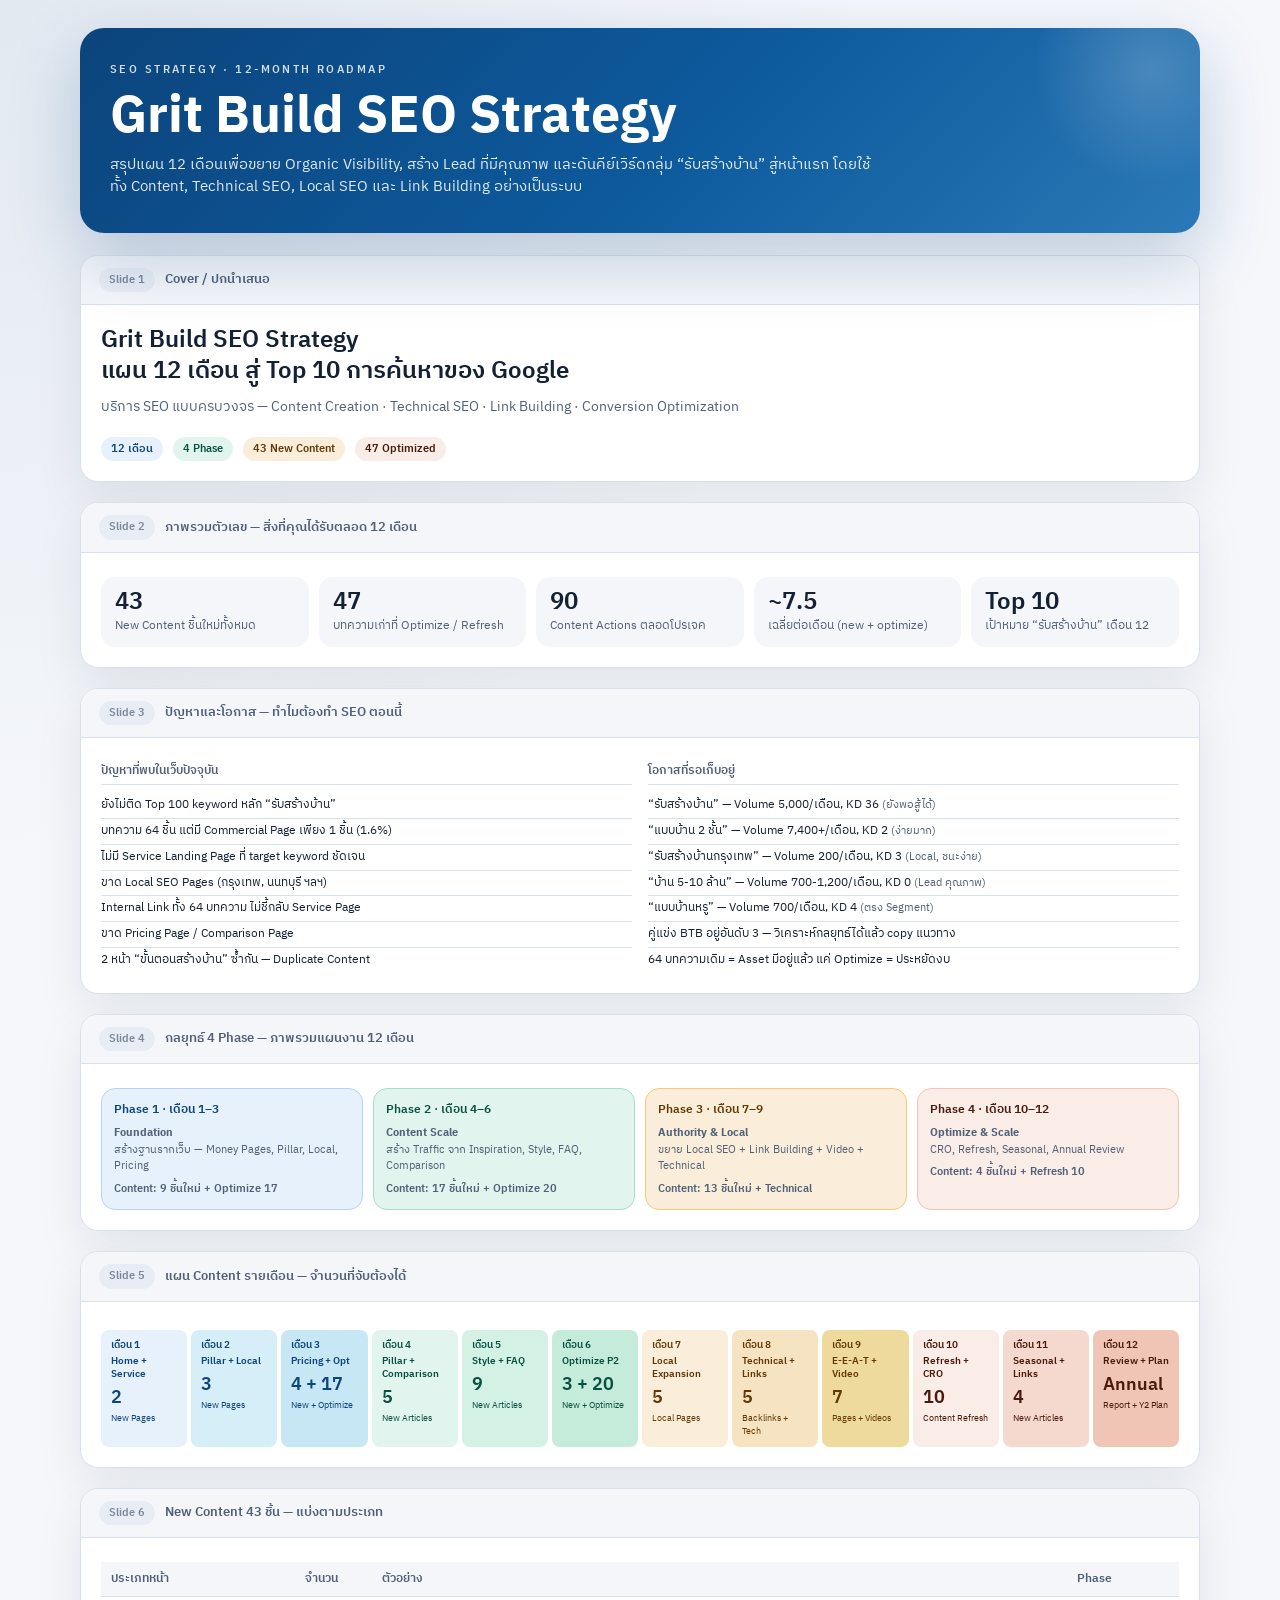
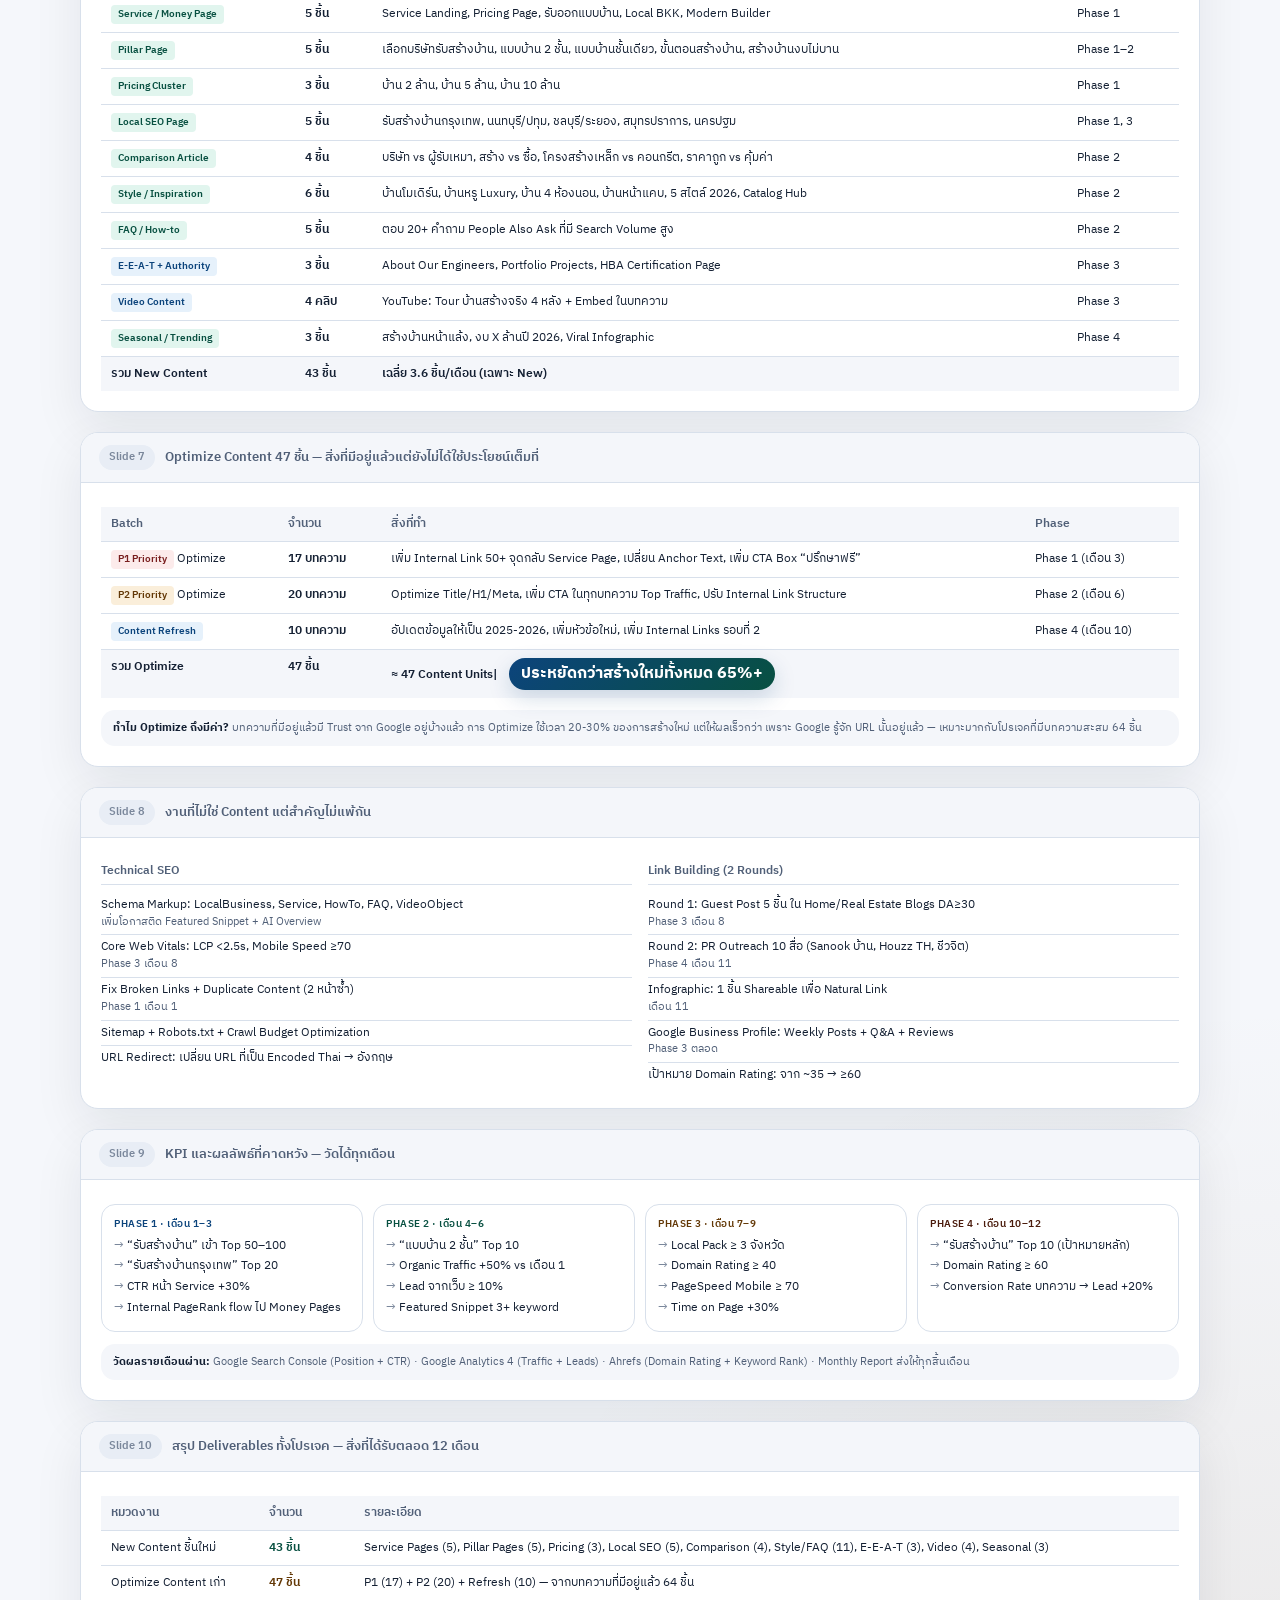
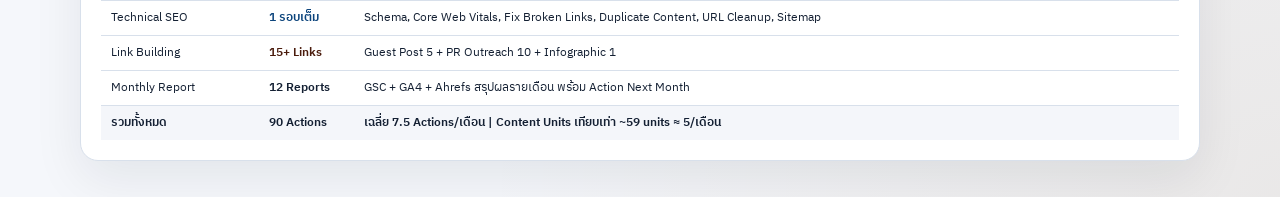
<file: index.html>
<!DOCTYPE html>
<html lang="th">
<head>
  <meta charset="UTF-8">
  <meta name="viewport" content="width=device-width, initial-scale=1.0">
  <title>Grit Build SEO Strategy 12 เดือน</title>
  <meta name="description" content="สไลด์สรุปแผน SEO 12 เดือนของ Grit Build ครอบคลุม content roadmap, technical SEO, KPI และ deliverables ทั้งโปรเจกต์">
  <link rel="preconnect" href="https://fonts.googleapis.com">
  <link rel="preconnect" href="https://fonts.gstatic.com" crossorigin>
  <link href="https://fonts.googleapis.com/css2?family=IBM+Plex+Sans+Thai:wght@300;400;500;600;700&display=swap" rel="stylesheet">
  <style>
    :root {
      --font-sans: 'IBM Plex Sans Thai', sans-serif;
      --color-bg: #f5f7fb;
      --color-panel: #ffffff;
      --color-background-secondary: #f4f6fa;
      --color-background-tertiary: #e8edf5;
      --color-border-tertiary: #d8e0eb;
      --color-text-primary: #142033;
      --color-text-secondary: #516078;
      --color-text-tertiary: #7a879b;
      --border-radius-md: 14px;
      --border-radius-lg: 18px;
      --shadow: 0 18px 50px rgba(15, 23, 42, 0.08);
    }

    * { box-sizing: border-box; margin: 0; padding: 0; }
    body {
      font-family: var(--font-sans);
      background:
        radial-gradient(circle at top left, rgba(12, 68, 124, 0.08), transparent 24%),
        radial-gradient(circle at bottom right, rgba(99, 56, 6, 0.08), transparent 22%),
        var(--color-bg);
      color: var(--color-text-primary);
      padding: 28px 18px 36px;
      line-height: 1.5;
    }

    .page {
      max-width: 1120px;
      margin: 0 auto;
    }

    .hero {
      background: linear-gradient(135deg, #0c447c 0%, #0d5a9d 55%, #2c79b7 100%);
      color: #fff;
      border-radius: 24px;
      padding: 34px 30px;
      box-shadow: 0 24px 70px rgba(12, 68, 124, 0.24);
      margin-bottom: 22px;
      position: relative;
      overflow: hidden;
    }

    .hero::after {
      content: '';
      position: absolute;
      width: 240px;
      height: 240px;
      right: -70px;
      top: -80px;
      border-radius: 50%;
      background: radial-gradient(circle, rgba(255,255,255,.18), transparent 68%);
    }

    .hero-kicker {
      font-size: 11px;
      letter-spacing: .22em;
      text-transform: uppercase;
      opacity: .82;
      margin-bottom: 10px;
      font-weight: 600;
    }

    .hero h1 {
      font-size: clamp(32px, 5vw, 52px);
      line-height: 1.1;
      margin-bottom: 8px;
    }

    .hero p {
      max-width: 760px;
      color: rgba(255,255,255,.88);
      font-size: 15px;
    }

    .sr-only {
      position: absolute;
      width: 1px;
      height: 1px;
      padding: 0;
      margin: -1px;
      overflow: hidden;
      clip: rect(0, 0, 0, 0);
      white-space: nowrap;
      border: 0;
    }

    .slides { display: flex; flex-direction: column; gap: 1.25rem; }
    .slide {
      border: 1px solid var(--color-border-tertiary);
      border-radius: var(--border-radius-lg);
      overflow: hidden;
      background: var(--color-panel);
      box-shadow: var(--shadow);
    }
    .slide-header {
      padding: 12px 18px;
      background: var(--color-background-secondary);
      border-bottom: 1px solid var(--color-border-tertiary);
      display: flex;
      align-items: center;
      gap: 10px;
      flex-wrap: wrap;
    }
    .slide-num {
      font-size: 11px;
      font-weight: 600;
      color: var(--color-text-tertiary);
      background: var(--color-background-tertiary);
      border-radius: 999px;
      padding: 4px 10px;
    }
    .slide-title { font-size: 13px; font-weight: 600; color: var(--color-text-secondary); }
    .slide-body { padding: 20px; }

    .big-title { font-size: 24px; font-weight: 600; color: var(--color-text-primary); line-height: 1.3; margin-bottom: 6px; }
    .sub-title { font-size: 14px; color: var(--color-text-secondary); }
    .tag { display: inline-block; font-size: 11px; padding: 4px 10px; border-radius: 99px; margin-right: 6px; margin-top: 8px; font-weight: 600; }
    .tag-blue { background: #E6F1FB; color: #0C447C; }
    .tag-teal { background: #E1F5EE; color: #085041; }
    .tag-amber { background: #FAEEDA; color: #633806; }
    .tag-coral { background: #FAECE7; color: #4A1B0C; }

    .metrics-row { display: grid; grid-template-columns: repeat(auto-fit, minmax(130px, 1fr)); gap: 10px; margin-top: 4px; }
    .metric { background: var(--color-background-secondary); border-radius: var(--border-radius-md); padding: 12px 14px; }
    .metric-val { font-size: 24px; font-weight: 600; color: var(--color-text-primary); line-height: 1.1; }
    .metric-label { font-size: 12px; color: var(--color-text-secondary); margin-top: 3px; line-height: 1.4; }

    .phase-grid { display: grid; grid-template-columns: repeat(auto-fit, minmax(140px, 1fr)); gap: 10px; margin-top: 4px; }
    .phase-card { border-radius: var(--border-radius-md); padding: 12px; border: 1px solid var(--color-border-tertiary); }
    .phase-card h4 { font-size: 12px; font-weight: 600; margin-bottom: 6px; }
    .phase-card p { font-size: 11px; color: var(--color-text-secondary); line-height: 1.5; }
    .phase-1 { background: #E6F1FB; border-color: #B5D4F4; }
    .phase-1 h4 { color: #0C447C; }
    .phase-2 { background: #E1F5EE; border-color: #9FE1CB; }
    .phase-2 h4 { color: #085041; }
    .phase-3 { background: #FAEEDA; border-color: #FAC775; }
    .phase-3 h4 { color: #633806; }
    .phase-4 { background: #FAECE7; border-color: #F5C4B3; }
    .phase-4 h4 { color: #4A1B0C; }

    .content-table { width: 100%; border-collapse: collapse; font-size: 12px; margin-top: 4px; }
    .content-table th { text-align: left; padding: 8px 10px; background: var(--color-background-secondary); color: var(--color-text-secondary); font-weight: 600; border-bottom: 1px solid var(--color-border-tertiary); }
    .content-table td { padding: 8px 10px; border-bottom: 1px solid var(--color-border-tertiary); vertical-align: top; color: var(--color-text-primary); }
    .content-table tr:last-child td { border-bottom: none; }
    .content-table .total td { font-weight: 600; background: var(--color-background-secondary); }
    .saving-highlight {
      display: inline-flex;
      align-items: center;
      margin-left: 8px;
      padding: 6px 12px;
      border-radius: 999px;
      background: linear-gradient(135deg, #0c447c 0%, #085041 100%);
      color: #ffffff;
      font-size: 16px;
      font-weight: 700;
      line-height: 1.25;
      box-shadow: 0 8px 22px rgba(12, 68, 124, 0.18);
      white-space: nowrap;
    }

    .badge { display: inline-block; font-size: 10px; padding: 2px 7px; border-radius: 4px; font-weight: 600; white-space: nowrap; }
    .b-new { background: #E1F5EE; color: #085041; }
    .b-opt { background: #FAEEDA; color: #633806; }
    .b-tech { background: #E6F1FB; color: #0C447C; }
    .b-p1 { background: #FCEBEB; color: #791F1F; }

    .kpi-grid { display: grid; grid-template-columns: repeat(auto-fit, minmax(160px, 1fr)); gap: 10px; margin-top: 4px; }
    .kpi-card { border: 1px solid var(--color-border-tertiary); border-radius: var(--border-radius-md); padding: 12px; }
    .kpi-phase { font-size: 10px; font-weight: 600; color: var(--color-text-tertiary); margin-bottom: 4px; text-transform: uppercase; letter-spacing: 0.05em; }
    .kpi-item { font-size: 12px; color: var(--color-text-primary); padding: 2px 0; line-height: 1.4; }
    .kpi-item::before { content: "→ "; color: var(--color-text-tertiary); }

    .two-col { display: grid; grid-template-columns: 1fr 1fr; gap: 16px; margin-top: 4px; }
    .col-block h4 { font-size: 12px; font-weight: 600; color: var(--color-text-secondary); margin-bottom: 8px; padding-bottom: 4px; border-bottom: 1px solid var(--color-border-tertiary); }
    .col-block ul { list-style: none; padding: 0; }
    .col-block li { font-size: 12px; color: var(--color-text-primary); padding: 4px 0; border-bottom: 1px solid var(--color-border-tertiary); line-height: 1.4; }
    .col-block li:last-child { border-bottom: none; }
    .col-block li span { font-size: 11px; color: var(--color-text-secondary); }

    .month-strip { display: flex; gap: 4px; margin-top: 8px; flex-wrap: wrap; }
    .month-box { border-radius: 8px; padding: 8px 10px; min-width: 70px; flex: 1; }
    .month-box .mnum { font-size: 10px; font-weight: 600; margin-bottom: 2px; }
    .month-box .mtitle { font-size: 10px; font-weight: 600; line-height: 1.3; }
    .month-box .mcount { font-size: 18px; font-weight: 600; margin-top: 4px; }
    .month-box .munit { font-size: 9px; }
    .mb1 { background: #E6F1FB; color: #0C447C; }
    .mb2 { background: #D6EEF8; color: #0C447C; }
    .mb3 { background: #C7E7F5; color: #0C447C; }
    .mb4 { background: #E1F5EE; color: #085041; }
    .mb5 { background: #D4F1E6; color: #085041; }
    .mb6 { background: #C5ECDB; color: #085041; }
    .mb7 { background: #FAEEDA; color: #633806; }
    .mb8 { background: #F5E3C2; color: #633806; }
    .mb9 { background: #EFDA9D; color: #633806; }
    .mb10 { background: #FAECE7; color: #4A1B0C; }
    .mb11 { background: #F5D9CE; color: #4A1B0C; }
    .mb12 { background: #F0C5B5; color: #4A1B0C; }

    .note { font-size: 11px; color: var(--color-text-secondary); margin-top: 10px; line-height: 1.5; padding: 10px 12px; background: var(--color-background-secondary); border-radius: var(--border-radius-md); }
    .note strong { color: var(--color-text-primary); }

    @media (max-width: 860px) {
      body { padding: 16px 12px 28px; }
      .hero { padding: 24px 18px; border-radius: 18px; }
      .slide-body { padding: 16px; }
      .two-col { grid-template-columns: 1fr; }
      .content-table { display: block; overflow-x: auto; }
    }
  </style>
</head>
<body>
  <main class="page">
    <section class="hero">
      <div class="hero-kicker">SEO Strategy · 12-Month Roadmap</div>
      <h1>Grit Build SEO Strategy</h1>
      <p>สรุปแผน 12 เดือนเพื่อขยาย Organic Visibility, สร้าง Lead ที่มีคุณภาพ และดันคีย์เวิร์ดกลุ่ม “รับสร้างบ้าน” สู่หน้าแรก โดยใช้ทั้ง Content, Technical SEO, Local SEO และ Link Building อย่างเป็นระบบ</p>
    </section>

    <h2 class="sr-only">เนื้อหาสไลด์นำเสนอ Grit Build SEO Strategy 12 เดือน</h2>

    <div class="slides">

      <div class="slide">
        <div class="slide-header">
          <span class="slide-num">Slide 1</span>
          <span class="slide-title">Cover / ปกนำเสนอ</span>
        </div>
        <div class="slide-body">
          <p class="big-title">Grit Build SEO Strategy<br>แผน 12 เดือน สู่ Top 10 การค้นหาของ Google</p>
          <p class="sub-title" style="margin-top:8px">บริการ SEO แบบครบวงจร — Content Creation · Technical SEO · Link Building · Conversion Optimization</p>
          <div style="margin-top:12px">
            <span class="tag tag-blue">12 เดือน</span>
            <span class="tag tag-teal">4 Phase</span>
            <span class="tag tag-amber">43 New Content</span>
            <span class="tag tag-coral">47 Optimized</span>
          </div>
        </div>
      </div>

      <div class="slide">
        <div class="slide-header">
          <span class="slide-num">Slide 2</span>
          <span class="slide-title">ภาพรวมตัวเลข — สิ่งที่คุณได้รับตลอด 12 เดือน</span>
        </div>
        <div class="slide-body">
          <div class="metrics-row">
            <div class="metric">
              <div class="metric-val">43</div>
              <div class="metric-label">New Content ชิ้นใหม่ทั้งหมด</div>
            </div>
            <div class="metric">
              <div class="metric-val">47</div>
              <div class="metric-label">บทความเก่าที่ Optimize / Refresh</div>
            </div>
            <div class="metric">
              <div class="metric-val">90</div>
              <div class="metric-label">Content Actions ตลอดโปรเจค</div>
            </div>
            <div class="metric">
              <div class="metric-val">~7.5</div>
              <div class="metric-label">เฉลี่ยต่อเดือน (new + optimize)</div>
            </div>
            <div class="metric">
              <div class="metric-val">Top 10</div>
              <div class="metric-label">เป้าหมาย “รับสร้างบ้าน” เดือน 12</div>
            </div>
          </div>
        </div>
      </div>

      <div class="slide">
        <div class="slide-header">
          <span class="slide-num">Slide 3</span>
          <span class="slide-title">ปัญหาและโอกาส — ทำไมต้องทำ SEO ตอนนี้</span>
        </div>
        <div class="slide-body">
          <div class="two-col">
            <div class="col-block">
              <h4>ปัญหาที่พบในเว็บปัจจุบัน</h4>
              <ul>
                <li>ยังไม่ติด Top 100 keyword หลัก “รับสร้างบ้าน”</li>
                <li>บทความ 64 ชิ้น แต่มี Commercial Page เพียง 1 ชิ้น (1.6%)</li>
                <li>ไม่มี Service Landing Page ที่ target keyword ชัดเจน</li>
                <li>ขาด Local SEO Pages (กรุงเทพ, นนทบุรี ฯลฯ)</li>
                <li>Internal Link ทั้ง 64 บทความ ไม่ชี้กลับ Service Page</li>
                <li>ขาด Pricing Page / Comparison Page</li>
                <li>2 หน้า “ขั้นตอนสร้างบ้าน” ซ้ำกัน — Duplicate Content</li>
              </ul>
            </div>
            <div class="col-block">
              <h4>โอกาสที่รอเก็บอยู่</h4>
              <ul>
                <li>“รับสร้างบ้าน” — Volume 5,000/เดือน, KD 36 <span>(ยังพอสู้ได้)</span></li>
                <li>“แบบบ้าน 2 ชั้น” — Volume 7,400+/เดือน, KD 2 <span>(ง่ายมาก)</span></li>
                <li>“รับสร้างบ้านกรุงเทพ” — Volume 200/เดือน, KD 3 <span>(Local, ชนะง่าย)</span></li>
                <li>“บ้าน 5-10 ล้าน” — Volume 700-1,200/เดือน, KD 0 <span>(Lead คุณภาพ)</span></li>
                <li>“แบบบ้านหรู” — Volume 700/เดือน, KD 4 <span>(ตรง Segment)</span></li>
                <li>คู่แข่ง BTB อยู่อันดับ 3 — วิเคราะห์กลยุทธ์ได้แล้ว copy แนวทาง</li>
                <li>64 บทความเดิม = Asset มีอยู่แล้ว แค่ Optimize = ประหยัดงบ</li>
              </ul>
            </div>
          </div>
        </div>
      </div>

      <div class="slide">
        <div class="slide-header">
          <span class="slide-num">Slide 4</span>
          <span class="slide-title">กลยุทธ์ 4 Phase — ภาพรวมแผนงาน 12 เดือน</span>
        </div>
        <div class="slide-body">
          <div class="phase-grid">
            <div class="phase-card phase-1">
              <h4>Phase 1 · เดือน 1–3</h4>
              <p><strong>Foundation</strong><br>สร้างฐานรากเว็บ — Money Pages, Pillar, Local, Pricing</p>
              <p style="margin-top:6px; font-size:11px; font-weight:600">Content: 9 ชิ้นใหม่ + Optimize 17</p>
            </div>
            <div class="phase-card phase-2">
              <h4>Phase 2 · เดือน 4–6</h4>
              <p><strong>Content Scale</strong><br>สร้าง Traffic จาก Inspiration, Style, FAQ, Comparison</p>
              <p style="margin-top:6px; font-size:11px; font-weight:600">Content: 17 ชิ้นใหม่ + Optimize 20</p>
            </div>
            <div class="phase-card phase-3">
              <h4>Phase 3 · เดือน 7–9</h4>
              <p><strong>Authority & Local</strong><br>ขยาย Local SEO + Link Building + Video + Technical</p>
              <p style="margin-top:6px; font-size:11px; font-weight:600">Content: 13 ชิ้นใหม่ + Technical</p>
            </div>
            <div class="phase-card phase-4">
              <h4>Phase 4 · เดือน 10–12</h4>
              <p><strong>Optimize & Scale</strong><br>CRO, Refresh, Seasonal, Annual Review</p>
              <p style="margin-top:6px; font-size:11px; font-weight:600">Content: 4 ชิ้นใหม่ + Refresh 10</p>
            </div>
          </div>
        </div>
      </div>

      <div class="slide">
        <div class="slide-header">
          <span class="slide-num">Slide 5</span>
          <span class="slide-title">แผน Content รายเดือน — จำนวนที่จับต้องได้</span>
        </div>
        <div class="slide-body">
          <div class="month-strip">
            <div class="month-box mb1"><div class="mnum">เดือน 1</div><div class="mtitle">Home + Service</div><div class="mcount">2</div><div class="munit">New Pages</div></div>
            <div class="month-box mb2"><div class="mnum">เดือน 2</div><div class="mtitle">Pillar + Local</div><div class="mcount">3</div><div class="munit">New Pages</div></div>
            <div class="month-box mb3"><div class="mnum">เดือน 3</div><div class="mtitle">Pricing + Opt</div><div class="mcount">4 + 17</div><div class="munit">New + Optimize</div></div>
            <div class="month-box mb4"><div class="mnum">เดือน 4</div><div class="mtitle">Pillar + Comparison</div><div class="mcount">5</div><div class="munit">New Articles</div></div>
            <div class="month-box mb5"><div class="mnum">เดือน 5</div><div class="mtitle">Style + FAQ</div><div class="mcount">9</div><div class="munit">New Articles</div></div>
            <div class="month-box mb6"><div class="mnum">เดือน 6</div><div class="mtitle">Optimize P2</div><div class="mcount">3 + 20</div><div class="munit">New + Optimize</div></div>
            <div class="month-box mb7"><div class="mnum">เดือน 7</div><div class="mtitle">Local Expansion</div><div class="mcount">5</div><div class="munit">Local Pages</div></div>
            <div class="month-box mb8"><div class="mnum">เดือน 8</div><div class="mtitle">Technical + Links</div><div class="mcount">5</div><div class="munit">Backlinks + Tech</div></div>
            <div class="month-box mb9"><div class="mnum">เดือน 9</div><div class="mtitle">E-E-A-T + Video</div><div class="mcount">7</div><div class="munit">Pages + Videos</div></div>
            <div class="month-box mb10"><div class="mnum">เดือน 10</div><div class="mtitle">Refresh + CRO</div><div class="mcount">10</div><div class="munit">Content Refresh</div></div>
            <div class="month-box mb11"><div class="mnum">เดือน 11</div><div class="mtitle">Seasonal + Links</div><div class="mcount">4</div><div class="munit">New Articles</div></div>
            <div class="month-box mb12"><div class="mnum">เดือน 12</div><div class="mtitle">Review + Plan</div><div class="mcount">Annual</div><div class="munit">Report + Y2 Plan</div></div>
          </div>
        </div>
      </div>

      <div class="slide">
        <div class="slide-header">
          <span class="slide-num">Slide 6</span>
          <span class="slide-title">New Content 43 ชิ้น — แบ่งตามประเภท</span>
        </div>
        <div class="slide-body">
          <table class="content-table">
            <thead>
              <tr><th>ประเภทหน้า</th><th>จำนวน</th><th>ตัวอย่าง</th><th>Phase</th></tr>
            </thead>
            <tbody>
              <tr><td><span class="badge b-new">Service / Money Page</span></td><td style="font-weight:600">5 ชิ้น</td><td>Service Landing, Pricing Page, รับออกแบบบ้าน, Local BKK, Modern Builder</td><td>Phase 1</td></tr>
              <tr><td><span class="badge b-new">Pillar Page</span></td><td style="font-weight:600">5 ชิ้น</td><td>เลือกบริษัทรับสร้างบ้าน, แบบบ้าน 2 ชั้น, แบบบ้านชั้นเดียว, ขั้นตอนสร้างบ้าน, สร้างบ้านงบไม่บาน</td><td>Phase 1–2</td></tr>
              <tr><td><span class="badge b-new">Pricing Cluster</span></td><td style="font-weight:600">3 ชิ้น</td><td>บ้าน 2 ล้าน, บ้าน 5 ล้าน, บ้าน 10 ล้าน</td><td>Phase 1</td></tr>
              <tr><td><span class="badge b-new">Local SEO Page</span></td><td style="font-weight:600">5 ชิ้น</td><td>รับสร้างบ้านกรุงเทพ, นนทบุรี/ปทุม, ชลบุรี/ระยอง, สมุทรปราการ, นครปฐม</td><td>Phase 1, 3</td></tr>
              <tr><td><span class="badge b-new">Comparison Article</span></td><td style="font-weight:600">4 ชิ้น</td><td>บริษัท vs ผู้รับเหมา, สร้าง vs ซื้อ, โครงสร้างเหล็ก vs คอนกรีต, ราคาถูก vs คุ้มค่า</td><td>Phase 2</td></tr>
              <tr><td><span class="badge b-new">Style / Inspiration</span></td><td style="font-weight:600">6 ชิ้น</td><td>บ้านโมเดิร์น, บ้านหรู Luxury, บ้าน 4 ห้องนอน, บ้านหน้าแคบ, 5 สไตล์ 2026, Catalog Hub</td><td>Phase 2</td></tr>
              <tr><td><span class="badge b-new">FAQ / How-to</span></td><td style="font-weight:600">5 ชิ้น</td><td>ตอบ 20+ คำถาม People Also Ask ที่มี Search Volume สูง</td><td>Phase 2</td></tr>
              <tr><td><span class="badge b-tech">E-E-A-T + Authority</span></td><td style="font-weight:600">3 ชิ้น</td><td>About Our Engineers, Portfolio Projects, HBA Certification Page</td><td>Phase 3</td></tr>
              <tr><td><span class="badge b-tech">Video Content</span></td><td style="font-weight:600">4 คลิป</td><td>YouTube: Tour บ้านสร้างจริง 4 หลัง + Embed ในบทความ</td><td>Phase 3</td></tr>
              <tr><td><span class="badge b-new">Seasonal / Trending</span></td><td style="font-weight:600">3 ชิ้น</td><td>สร้างบ้านหน้าแล้ง, งบ X ล้านปี 2026, Viral Infographic</td><td>Phase 4</td></tr>
              <tr class="total"><td>รวม New Content</td><td>43 ชิ้น</td><td colspan="2">เฉลี่ย 3.6 ชิ้น/เดือน (เฉพาะ New)</td></tr>
            </tbody>
          </table>
        </div>
      </div>

      <div class="slide">
        <div class="slide-header">
          <span class="slide-num">Slide 7</span>
          <span class="slide-title">Optimize Content 47 ชิ้น — สิ่งที่มีอยู่แล้วแต่ยังไม่ได้ใช้ประโยชน์เต็มที่</span>
        </div>
        <div class="slide-body">
          <table class="content-table">
            <thead>
              <tr><th>Batch</th><th>จำนวน</th><th>สิ่งที่ทำ</th><th>Phase</th></tr>
            </thead>
            <tbody>
              <tr><td><span class="badge b-p1">P1 Priority</span> Optimize</td><td style="font-weight:600">17 บทความ</td><td>เพิ่ม Internal Link 50+ จุดกลับ Service Page, เปลี่ยน Anchor Text, เพิ่ม CTA Box “ปรึกษาฟรี”</td><td>Phase 1 (เดือน 3)</td></tr>
              <tr><td><span class="badge b-opt">P2 Priority</span> Optimize</td><td style="font-weight:600">20 บทความ</td><td>Optimize Title/H1/Meta, เพิ่ม CTA ในทุกบทความ Top Traffic, ปรับ Internal Link Structure</td><td>Phase 2 (เดือน 6)</td></tr>
              <tr><td><span class="badge b-tech">Content Refresh</span></td><td style="font-weight:600">10 บทความ</td><td>อัปเดตข้อมูลให้เป็น 2025-2026, เพิ่มหัวข้อใหม่, เพิ่ม Internal Links รอบที่ 2</td><td>Phase 4 (เดือน 10)</td></tr>
              <tr class="total"><td>รวม Optimize</td><td>47 ชิ้น</td><td colspan="2">≈ 47 Content Units| <span class="saving-highlight">ประหยัดกว่าสร้างใหม่ทั้งหมด 65%+</span></td></tr>
            </tbody>
          </table>
          <p class="note" style="margin-top:12px"><strong>ทำไม Optimize ถึงมีค่า?</strong> บทความที่มีอยู่แล้วมี Trust จาก Google อยู่บ้างแล้ว การ Optimize ใช้เวลา 20-30% ของการสร้างใหม่ แต่ให้ผลเร็วกว่า เพราะ Google รู้จัก URL นั้นอยู่แล้ว — เหมาะมากกับโปรเจคที่มีบทความสะสม 64 ชิ้น</p>
        </div>
      </div>

      <div class="slide">
        <div class="slide-header">
          <span class="slide-num">Slide 8</span>
          <span class="slide-title">งานที่ไม่ใช่ Content แต่สำคัญไม่แพ้กัน</span>
        </div>
        <div class="slide-body">
          <div class="two-col">
            <div class="col-block">
              <h4>Technical SEO</h4>
              <ul>
                <li>Schema Markup: LocalBusiness, Service, HowTo, FAQ, VideoObject<br><span>เพิ่มโอกาสติด Featured Snippet + AI Overview</span></li>
                <li>Core Web Vitals: LCP &lt;2.5s, Mobile Speed ≥70<br><span>Phase 3 เดือน 8</span></li>
                <li>Fix Broken Links + Duplicate Content (2 หน้าซ้ำ)<br><span>Phase 1 เดือน 1</span></li>
                <li>Sitemap + Robots.txt + Crawl Budget Optimization</li>
                <li>URL Redirect: เปลี่ยน URL ที่เป็น Encoded Thai → อังกฤษ</li>
              </ul>
            </div>
            <div class="col-block">
              <h4>Link Building (2 Rounds)</h4>
              <ul>
                <li>Round 1: Guest Post 5 ชิ้น ใน Home/Real Estate Blogs DA≥30<br><span>Phase 3 เดือน 8</span></li>
                <li>Round 2: PR Outreach 10 สื่อ (Sanook บ้าน, Houzz TH, ชีวจิต)<br><span>Phase 4 เดือน 11</span></li>
                <li>Infographic: 1 ชิ้น Shareable เพื่อ Natural Link<br><span>เดือน 11</span></li>
                <li>Google Business Profile: Weekly Posts + Q&A + Reviews<br><span>Phase 3 ตลอด</span></li>
                <li>เป้าหมาย Domain Rating: จาก ~35 → ≥60</li>
              </ul>
            </div>
          </div>
        </div>
      </div>

      <div class="slide">
        <div class="slide-header">
          <span class="slide-num">Slide 9</span>
          <span class="slide-title">KPI และผลลัพธ์ที่คาดหวัง — วัดได้ทุกเดือน</span>
        </div>
        <div class="slide-body">
          <div class="kpi-grid">
            <div class="kpi-card">
              <div class="kpi-phase" style="color:#0C447C">Phase 1 · เดือน 1–3</div>
              <div class="kpi-item">“รับสร้างบ้าน” เข้า Top 50–100</div>
              <div class="kpi-item">“รับสร้างบ้านกรุงเทพ” Top 20</div>
              <div class="kpi-item">CTR หน้า Service +30%</div>
              <div class="kpi-item">Internal PageRank flow ไป Money Pages</div>
            </div>
            <div class="kpi-card">
              <div class="kpi-phase" style="color:#085041">Phase 2 · เดือน 4–6</div>
              <div class="kpi-item">“แบบบ้าน 2 ชั้น” Top 10</div>
              <div class="kpi-item">Organic Traffic +50% vs เดือน 1</div>
              <div class="kpi-item">Lead จากเว็บ ≥ 10%</div>
              <div class="kpi-item">Featured Snippet 3+ keyword</div>
            </div>
            <div class="kpi-card">
              <div class="kpi-phase" style="color:#633806">Phase 3 · เดือน 7–9</div>
              <div class="kpi-item">Local Pack ≥ 3 จังหวัด</div>
              <div class="kpi-item">Domain Rating ≥ 40</div>
              <div class="kpi-item">PageSpeed Mobile ≥ 70</div>
              <div class="kpi-item">Time on Page +30%</div>
            </div>
            <div class="kpi-card">
              <div class="kpi-phase" style="color:#4A1B0C">Phase 4 · เดือน 10–12</div>
              <div class="kpi-item">“รับสร้างบ้าน” Top 10 (เป้าหมายหลัก)</div>
              <div class="kpi-item">Domain Rating ≥ 60</div>
              <div class="kpi-item">Conversion Rate บทความ → Lead +20%</div>
            </div>
          </div>
          <p class="note" style="margin-top:12px"><strong>วัดผลรายเดือนผ่าน:</strong> Google Search Console (Position + CTR) · Google Analytics 4 (Traffic + Leads) · Ahrefs (Domain Rating + Keyword Rank) · Monthly Report ส่งให้ทุกสิ้นเดือน</p>
        </div>
      </div>

      <div class="slide">
        <div class="slide-header">
          <span class="slide-num">Slide 10</span>
          <span class="slide-title">สรุป Deliverables ทั้งโปรเจค — สิ่งที่ได้รับตลอด 12 เดือน</span>
        </div>
        <div class="slide-body">
          <table class="content-table">
            <thead>
              <tr><th>หมวดงาน</th><th>จำนวน</th><th>รายละเอียด</th></tr>
            </thead>
            <tbody>
              <tr><td>New Content ชิ้นใหม่</td><td style="font-weight:600; color:#085041">43 ชิ้น</td><td>Service Pages (5), Pillar Pages (5), Pricing (3), Local SEO (5), Comparison (4), Style/FAQ (11), E-E-A-T (3), Video (4), Seasonal (3)</td></tr>
              <tr><td>Optimize Content เก่า</td><td style="font-weight:600; color:#633806">47 ชิ้น</td><td>P1 (17) + P2 (20) + Refresh (10) — จากบทความที่มีอยู่แล้ว 64 ชิ้น</td></tr>
              <tr><td>Technical SEO</td><td style="font-weight:600; color:#0C447C">1 รอบเต็ม</td><td>Schema, Core Web Vitals, Fix Broken Links, Duplicate Content, URL Cleanup, Sitemap</td></tr>
              <tr><td>Link Building</td><td style="font-weight:600; color:#4A1B0C">15+ Links</td><td>Guest Post 5 + PR Outreach 10 + Infographic 1</td></tr>
              <tr><td>Monthly Report</td><td style="font-weight:600">12 Reports</td><td>GSC + GA4 + Ahrefs สรุปผลรายเดือน พร้อม Action Next Month</td></tr>
              <tr class="total"><td>รวมทั้งหมด</td><td>90 Actions</td><td>เฉลี่ย 7.5 Actions/เดือน | Content Units เทียบเท่า ~59 units ≈ 5/เดือน</td></tr>
            </tbody>
          </table>
        </div>
      </div>

    </div>
  </main>
</body>
</html>
</file>
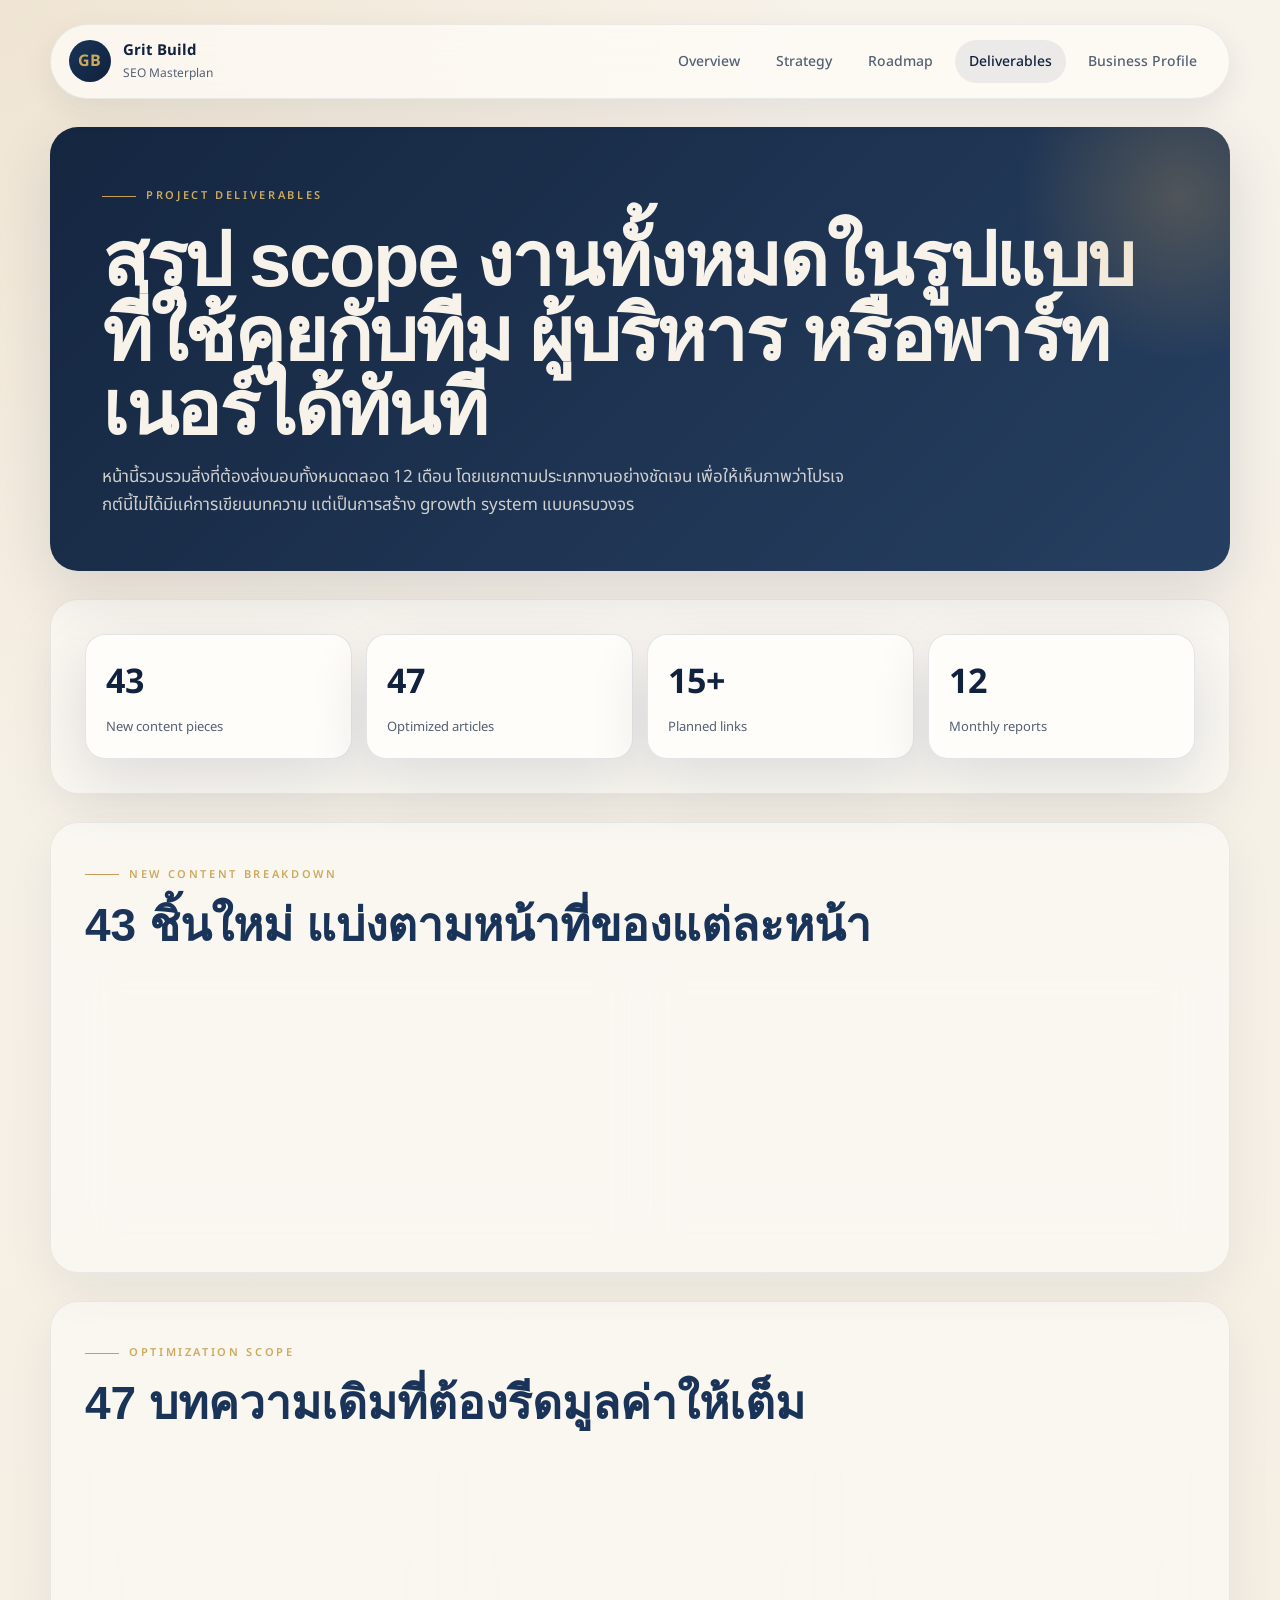
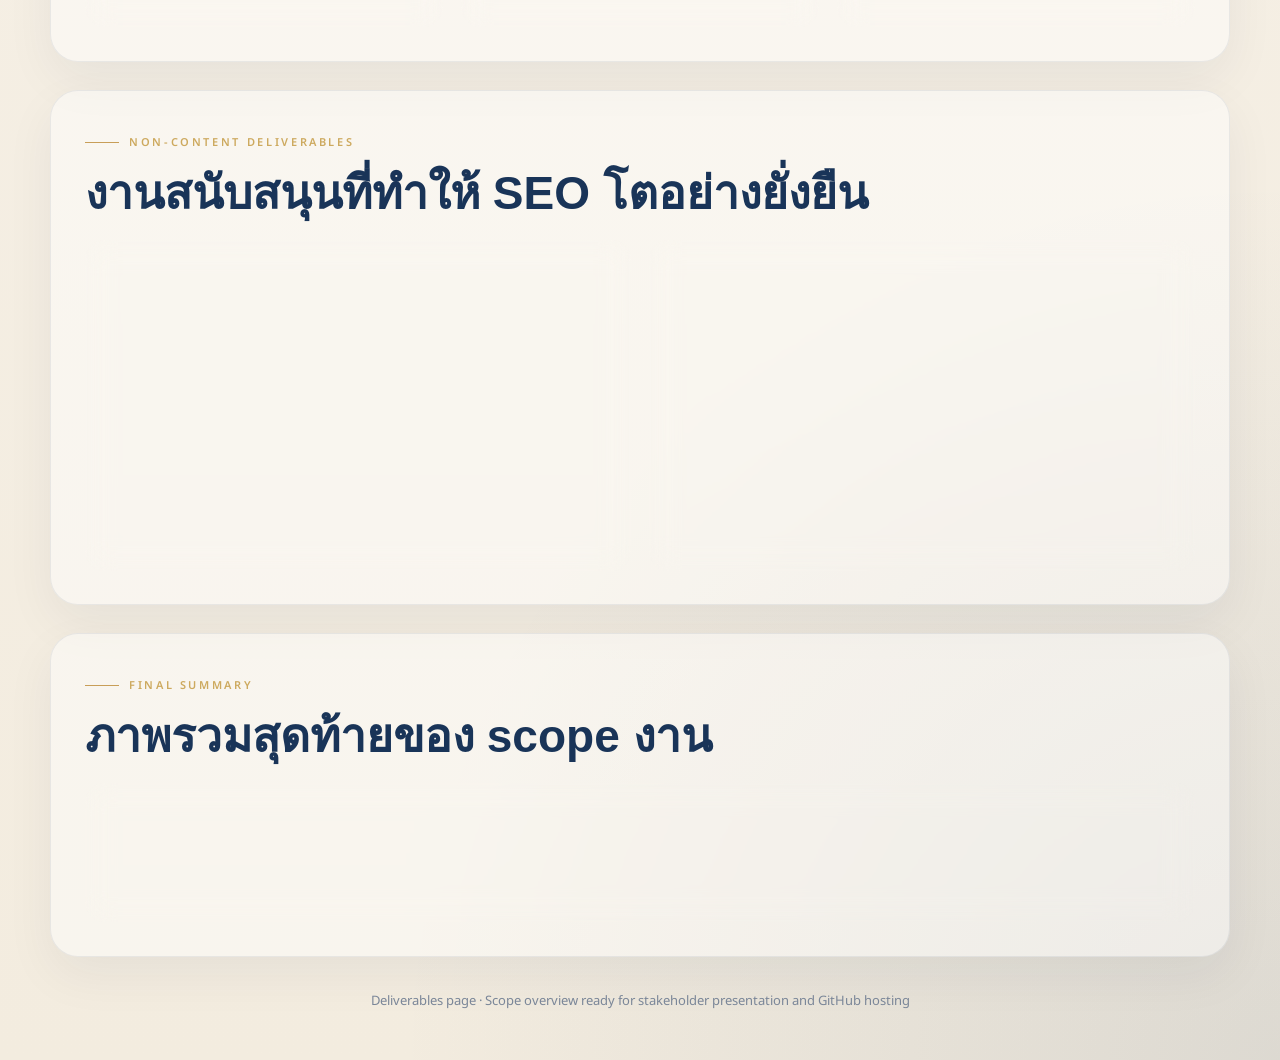
<file: deliverables.html>
<!DOCTYPE html>
<html lang="th">
<head>
  <meta charset="UTF-8">
  <meta name="viewport" content="width=device-width, initial-scale=1.0">
  <title>Deliverables — Grit Build SEO Masterplan</title>
  <meta name="description" content="หน้าสรุป deliverables SEO ของ Grit Build แยก new content optimize content technical SEO link building และ reporting เพื่อใช้เป็นเอกสาร scope งานแบบ static site">
  <link rel="preconnect" href="https://fonts.googleapis.com">
  <link rel="preconnect" href="https://fonts.gstatic.com" crossorigin>
  <link href="https://fonts.googleapis.com/css2?family=Noto+Sans+Thai:wght@300;400;500;600;700&display=swap" rel="stylesheet">
  <link rel="stylesheet" href="./assets/styles.css">
</head>
<body>
  <div class="site-shell">
    <header class="topbar">
      <a class="brand" href="./index.html">
        <span class="brand-mark">GB</span>
        <span>
          <strong>Grit Build</strong>
          <small>SEO Masterplan</small>
        </span>
      </a>
      <button class="nav-toggle" type="button" aria-expanded="false" aria-controls="site-nav">เมนู</button>
      <nav id="site-nav" class="site-nav">
        <a href="./index.html">Overview</a>
        <a href="./strategy.html">Strategy</a>
        <a href="./roadmap.html">Roadmap</a>
        <a href="./deliverables.html" class="active">Deliverables</a>
        <a href="./GritBuild_OnePager.html">Business Profile</a>
      </nav>
    </header>

    <main>
      <section class="page-hero slim">
        <span class="eyebrow">Project Deliverables</span>
        <h1>สรุป scope งานทั้งหมดในรูปแบบที่ใช้คุยกับทีม ผู้บริหาร หรือพาร์ทเนอร์ได้ทันที</h1>
        <p class="lead">หน้านี้รวบรวมสิ่งที่ต้องส่งมอบทั้งหมดตลอด 12 เดือน โดยแยกตามประเภทงานอย่างชัดเจน เพื่อให้เห็นภาพว่าโปรเจกต์นี้ไม่ได้มีแค่การเขียนบทความ แต่เป็นการสร้าง growth system แบบครบวงจร</p>
      </section>

      <section class="section">
        <div class="metric-grid">
          <article class="metric-card light">
            <strong>43</strong>
            <span>New content pieces</span>
          </article>
          <article class="metric-card light">
            <strong>47</strong>
            <span>Optimized articles</span>
          </article>
          <article class="metric-card light">
            <strong>15+</strong>
            <span>Planned links</span>
          </article>
          <article class="metric-card light">
            <strong>12</strong>
            <span>Monthly reports</span>
          </article>
        </div>
      </section>

      <section class="section">
        <div class="section-heading">
          <span class="eyebrow">New Content Breakdown</span>
          <h2>43 ชิ้นใหม่ แบ่งตามหน้าที่ของแต่ละหน้า</h2>
        </div>
        <div class="grid two">
          <article class="info-card">
            <h3>Commercial & Core Structure</h3>
            <ul class="list-clean">
              <li>Service / Money Pages — 5 ชิ้น</li>
              <li>Pillar Pages — 5 ชิ้น</li>
              <li>Pricing Cluster — 3 ชิ้น</li>
              <li>Local SEO Pages — 5 ชิ้น</li>
              <li>E-E-A-T / Authority Pages — 3 ชิ้น</li>
            </ul>
          </article>
          <article class="info-card accent">
            <h3>Traffic & Expansion Content</h3>
            <ul class="list-clean">
              <li>Comparison Articles — 4 ชิ้น</li>
              <li>Style / Inspiration Pages — 6 ชิ้น</li>
              <li>FAQ / How-to Pages — 5 ชิ้น</li>
              <li>Video Content — 4 คลิป</li>
              <li>Seasonal / Trending Content — 3 ชิ้น</li>
            </ul>
          </article>
        </div>
      </section>

      <section class="section">
        <div class="section-heading">
          <span class="eyebrow">Optimization Scope</span>
          <h2>47 บทความเดิมที่ต้องรีดมูลค่าให้เต็ม</h2>
        </div>
        <div class="grid three">
          <article class="kpi-card alt">
            <span>Batch 1</span>
            <h3>17 บทความ P1</h3>
            <p>เพิ่ม internal links, CTA box, anchor text และทางไหลกลับสู่ service pages</p>
          </article>
          <article class="kpi-card alt">
            <span>Batch 2</span>
            <h3>20 บทความ P2</h3>
            <p>ปรับ title, H1, meta description และ CTA สำหรับบทความที่มี traffic สูง</p>
          </article>
          <article class="kpi-card alt">
            <span>Refresh</span>
            <h3>10 บทความ</h3>
            <p>อัปเดตข้อมูลปีล่าสุด เพิ่ม sections ใหม่ และ internal links รอบสองเพื่อเร่งผล</p>
          </article>
        </div>
      </section>

      <section class="section">
        <div class="section-heading">
          <span class="eyebrow">Non-Content Deliverables</span>
          <h2>งานสนับสนุนที่ทำให้ SEO โตอย่างยั่งยืน</h2>
        </div>
        <div class="grid two">
          <article class="table-card">
            <h3>Technical SEO Deliverables</h3>
            <table>
              <tbody>
                <tr>
                  <td>Schema markup</td>
                  <td>LocalBusiness, Service, HowTo, FAQ, VideoObject</td>
                </tr>
                <tr>
                  <td>Core Web Vitals</td>
                  <td>ปรับ LCP, mobile speed และ UX signal</td>
                </tr>
                <tr>
                  <td>Duplicate / broken fixes</td>
                  <td>ลดความสับสนของ crawler และผู้ใช้</td>
                </tr>
                <tr>
                  <td>Sitemap & robots</td>
                  <td>จัด crawl priority ให้เหมาะกับ money pages</td>
                </tr>
                <tr>
                  <td>URL cleanup</td>
                  <td>ปรับ slugs ให้ใช้งานง่ายและรองรับ SEO มากขึ้น</td>
                </tr>
              </tbody>
            </table>
          </article>
          <article class="table-card">
            <h3>Link Building & Reporting</h3>
            <table>
              <tbody>
                <tr>
                  <td>Guest post</td>
                  <td>5 placements บนเว็บไซต์ที่เกี่ยวข้อง</td>
                </tr>
                <tr>
                  <td>PR outreach</td>
                  <td>10 สื่อ/ช่องทางเพื่อเพิ่ม authority</td>
                </tr>
                <tr>
                  <td>Infographic asset</td>
                  <td>1 ชิ้นสำหรับ natural sharing และ linking</td>
                </tr>
                <tr>
                  <td>GBP optimization</td>
                  <td>weekly posts, Q&A, reviews management</td>
                </tr>
                <tr>
                  <td>Monthly reporting</td>
                  <td>12 reports ผ่าน GSC, GA4 และ Ahrefs</td>
                </tr>
              </tbody>
            </table>
          </article>
        </div>
      </section>

      <section class="section">
        <div class="section-heading">
          <span class="eyebrow">Final Summary</span>
          <h2>ภาพรวมสุดท้ายของ scope งาน</h2>
        </div>
        <article class="summary-card">
          <p>ตลอดโปรเจกต์นี้ Grit Build จะได้รับทั้ง <strong>43 หน้า/ชิ้นคอนเทนต์ใหม่</strong>, <strong>47 งาน optimize</strong>, <strong>technical SEO cleanup</strong>, <strong>link building อย่างน้อย 15 ลิงก์</strong> และ <strong>12 monthly reports</strong> ซึ่งรวมกันเป็นระบบการเติบโตที่ออกแบบมาเพื่อผลักดันอันดับ keyword หลัก สร้าง traffic ที่มีคุณภาพ และแปลงเป็น lead ได้จริง</p>
        </article>
      </section>
    </main>

    <footer class="footer">
      <p>Deliverables page · Scope overview ready for stakeholder presentation and GitHub hosting</p>
    </footer>
  </div>
  <script src="./assets/app.js"></script>
</body>
</html>
</file>
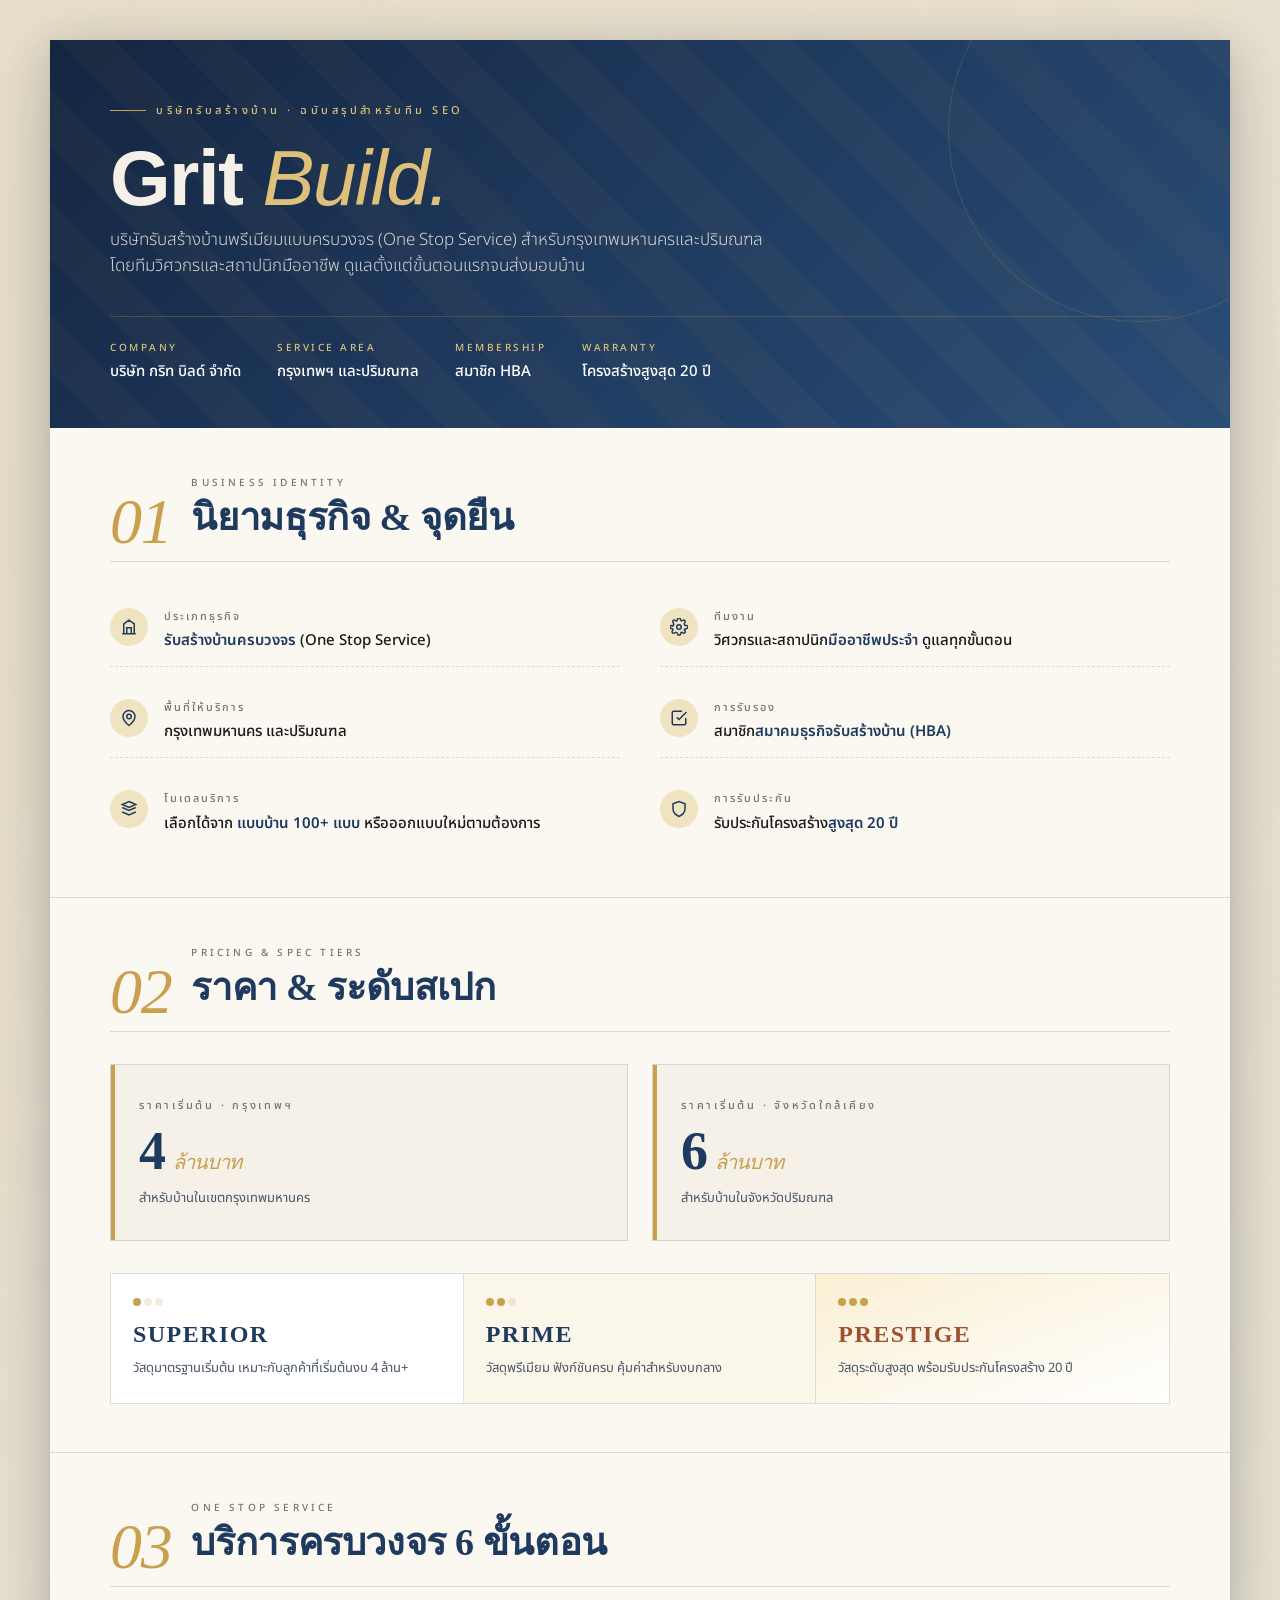
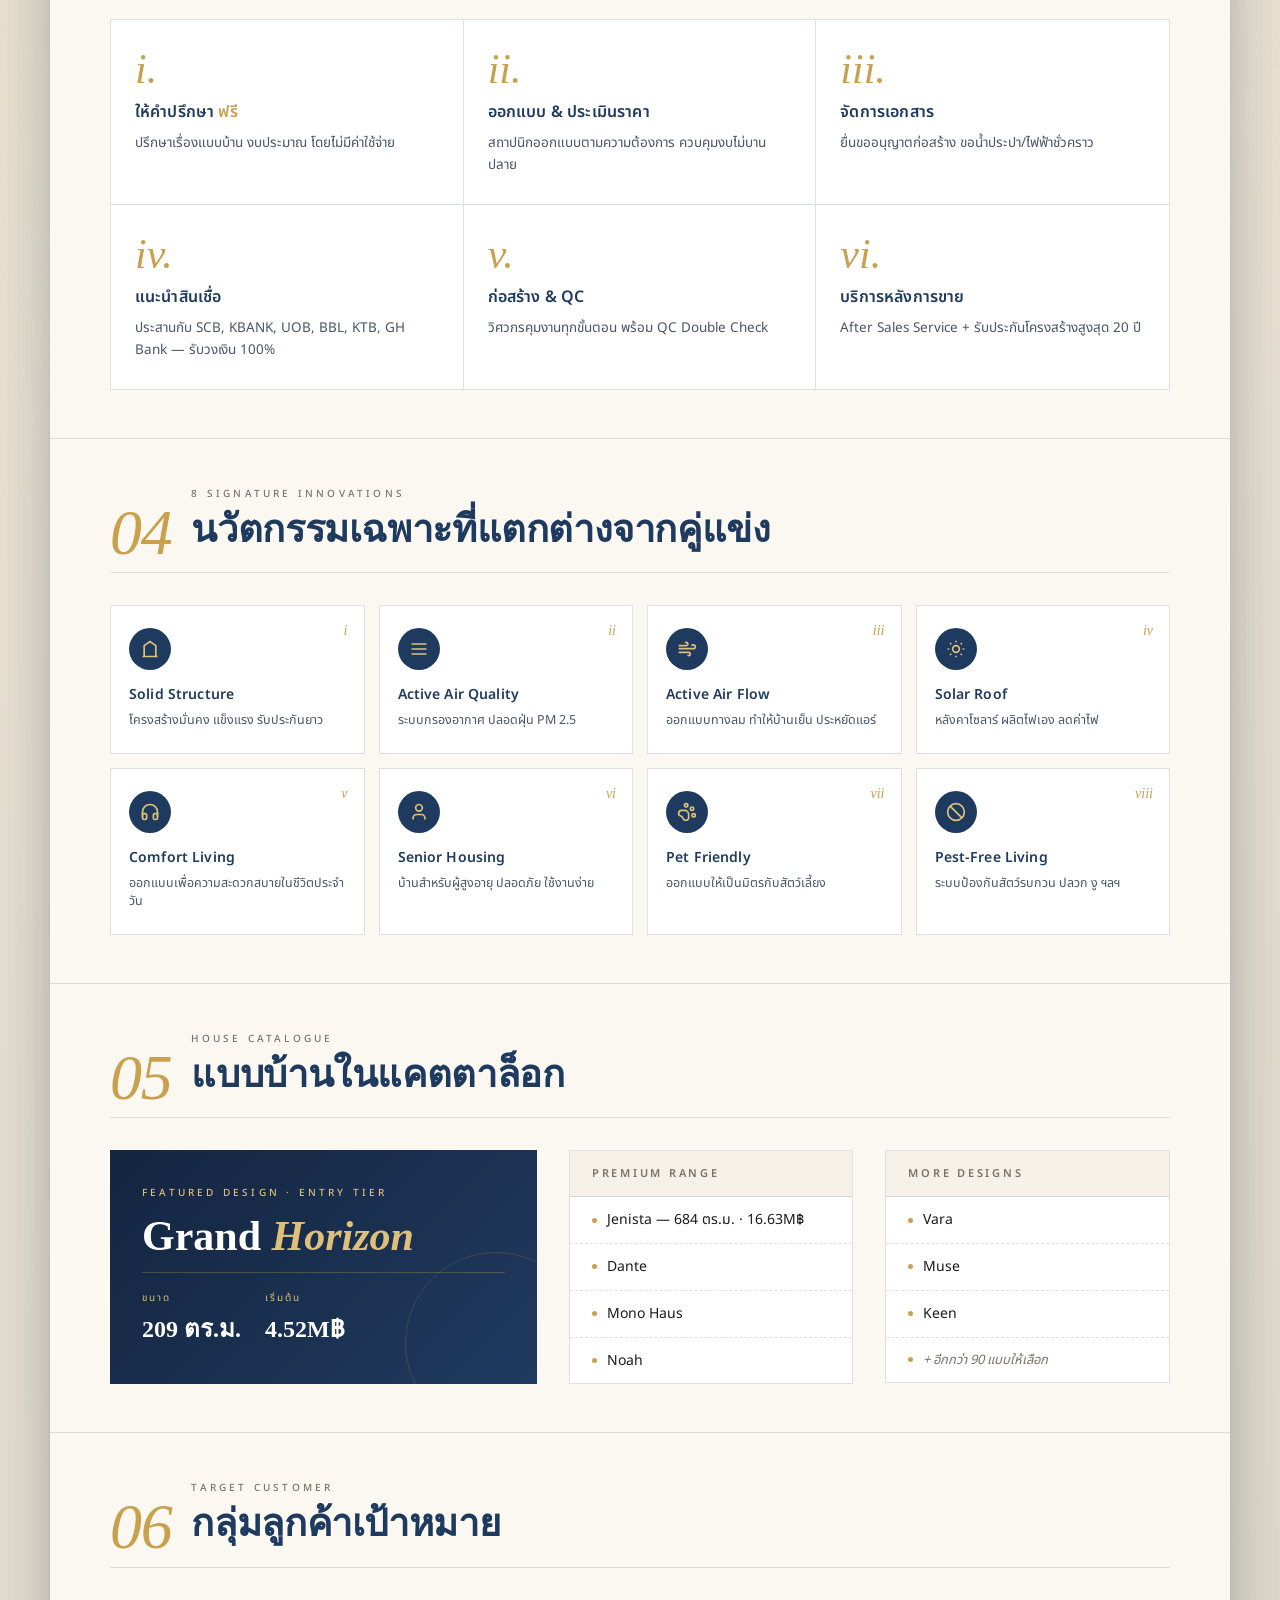
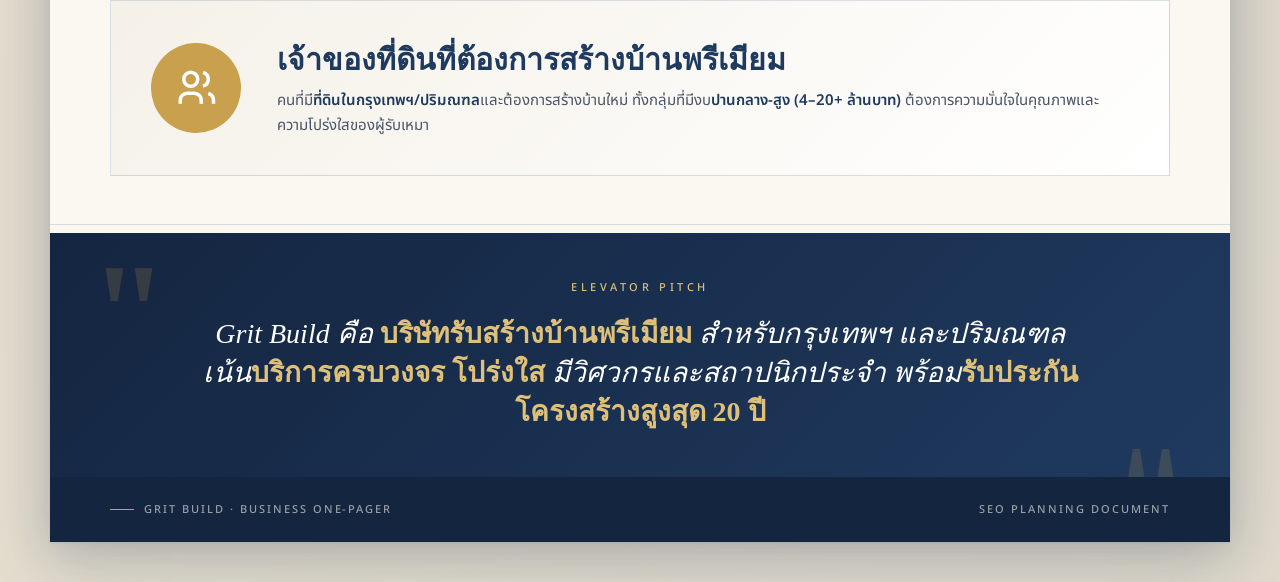
<file: GritBuild_OnePager.html>
<!DOCTYPE html>
<html lang="th">
<head>
<meta charset="UTF-8">
<meta name="viewport" content="width=device-width, initial-scale=1.0">
<title>Grit Build — Business One-Pager</title>
<link rel="preconnect" href="https://fonts.googleapis.com">
<link rel="preconnect" href="https://fonts.gstatic.com" crossorigin>
<link href="https://fonts.googleapis.com/css2?family=Noto+Sans+Thai:wght@300;400;500;600;700&display=swap" rel="stylesheet">
<style>
:root{
  --ink:#1a1a1a;
  --paper:#fbf8f1;
  --cream:#f5f1e8;
  --soft:#eae5d8;
  --navy:#1f3a5f;
  --navy-deep:#142540;
  --gold:#c8a04e;
  --gold-light:#dec07a;
  --gold-soft:#f0e3c2;
  --rust:#a04f2f;
  --moss:#5b8a47;
  --slate:#4a5568;
  --mute:#7a7268;
  --line:rgba(31,58,95,.15);
  --line-strong:rgba(31,58,95,.35);
}

*{box-sizing:border-box;margin:0;padding:0}

html,body{
  background:#e9e2d2;
  font-family:'Noto Sans Thai',sans-serif;
  color:var(--ink);
  line-height:1.55;
  font-weight:400;
  -webkit-font-smoothing:antialiased;
}

body{
  padding:40px 20px;
  background-image:
    radial-gradient(circle at 20% 10%, rgba(200,160,78,.08) 0%, transparent 50%),
    radial-gradient(circle at 80% 90%, rgba(31,58,95,.06) 0%, transparent 50%);
}

.page{
  max-width:1180px;
  margin:0 auto;
  background:var(--paper);
  position:relative;
  box-shadow:
    0 1px 2px rgba(20,37,64,.08),
    0 8px 40px rgba(20,37,64,.18),
    0 30px 80px rgba(20,37,64,.12);
  overflow:hidden;
}

/* ---------- HEADER ---------- */
.hero{
  position:relative;
  padding:54px 60px 44px;
  background:
    linear-gradient(135deg, var(--navy-deep) 0%, var(--navy) 50%, #2a4d76 100%);
  color:#f5f1e8;
  overflow:hidden;
}

.hero::before{
  content:'';
  position:absolute;
  inset:0;
  background-image:
    repeating-linear-gradient(
      45deg,
      transparent 0,
      transparent 40px,
      rgba(200,160,78,.04) 40px,
      rgba(200,160,78,.04) 80px
    );
  pointer-events:none;
}

.hero::after{
  content:'';
  position:absolute;
  top:-100px;
  right:-100px;
  width:380px;
  height:380px;
  border:1px solid rgba(200,160,78,.2);
  border-radius:50%;
  pointer-events:none;
}

.hero-tag{
  display:inline-flex;
  align-items:center;
  gap:10px;
  font-size:11px;
  letter-spacing:.32em;
  font-weight:500;
  color:var(--gold-light);
  text-transform:uppercase;
  margin-bottom:22px;
  position:relative;
  z-index:2;
}

.hero-tag::before{
  content:'';
  width:36px;
  height:1px;
  background:var(--gold);
}

.hero h1{
  font-family:'Kanit',sans-serif;
  font-size:78px;
  font-weight:600;
  line-height:.95;
  letter-spacing:-.02em;
  margin-bottom:8px;
  position:relative;
  z-index:2;
}

.hero h1 .accent{
  color:var(--gold-light);
  font-style:italic;
  font-weight:400;
}

.hero-sub{
  font-size:17px;
  font-weight:300;
  color:rgba(245,241,232,.85);
  max-width:680px;
  margin-top:12px;
  position:relative;
  z-index:2;
}

.hero-meta{
  display:flex;
  gap:36px;
  margin-top:36px;
  padding-top:24px;
  border-top:1px solid rgba(200,160,78,.25);
  position:relative;
  z-index:2;
}

.hero-meta .item{
  display:flex;
  flex-direction:column;
  gap:4px;
}

.hero-meta .label{
  font-size:10px;
  letter-spacing:.25em;
  text-transform:uppercase;
  color:var(--gold-light);
  font-weight:500;
}

.hero-meta .value{
  font-size:15px;
  font-weight:500;
  color:#fff;
}

/* ---------- SECTION COMMON ---------- */
.section{
  padding:48px 60px;
  border-bottom:1px solid var(--line);
  position:relative;
}

.section-head{
  display:flex;
  align-items:flex-end;
  gap:20px;
  margin-bottom:32px;
  padding-bottom:14px;
  border-bottom:1px solid var(--line);
}

.section-num{
  font-family:'Cormorant Garamond',serif;
  font-size:64px;
  font-style:italic;
  font-weight:400;
  line-height:.8;
  color:var(--gold);
  letter-spacing:-.02em;
}

.section-title-wrap{flex:1;padding-bottom:8px}

.section-kicker{
  font-size:10px;
  letter-spacing:.32em;
  text-transform:uppercase;
  color:var(--mute);
  font-weight:500;
  margin-bottom:6px;
}

.section-title{
  font-family:'Cormorant Garamond',serif;
  font-size:38px;
  font-weight:600;
  color:var(--navy);
  line-height:1.1;
  letter-spacing:-.01em;
}

/* ---------- SECTION 1 — IDENTITY ---------- */
.identity-grid{
  display:grid;
  grid-template-columns:1fr 1fr;
  gap:40px;
}

.identity-block{
  display:flex;
  flex-direction:column;
  gap:18px;
}

.kv{
  display:flex;
  align-items:flex-start;
  gap:16px;
  padding:14px 0;
  border-bottom:1px dashed var(--line);
}

.kv:last-child{border-bottom:none}

.kv-icon{
  width:38px;
  height:38px;
  flex-shrink:0;
  display:flex;
  align-items:center;
  justify-content:center;
  background:var(--gold-soft);
  border-radius:50%;
  color:var(--navy);
}

.kv-icon svg{width:18px;height:18px}

.kv-content{flex:1}
.kv-label{
  font-size:11px;
  letter-spacing:.18em;
  text-transform:uppercase;
  color:var(--mute);
  font-weight:500;
  margin-bottom:4px;
}
.kv-value{
  font-size:15px;
  color:var(--ink);
  font-weight:500;
}
.kv-value strong{color:var(--navy);font-weight:600}

/* ---------- SECTION — SERVICES ---------- */
.services{
  display:grid;
  grid-template-columns:repeat(3,1fr);
  gap:0;
  border:1px solid var(--line);
  background:#fff;
}

.service{
  padding:28px 24px;
  border-right:1px solid var(--line);
  border-bottom:1px solid var(--line);
  position:relative;
  background:#fff;
  transition:background .25s ease;
}

.service:nth-child(3n){border-right:none}
.service:nth-last-child(-n+3){border-bottom:none}

.service-step{
  font-family:'Cormorant Garamond',serif;
  font-size:42px;
  font-style:italic;
  color:var(--gold);
  line-height:1;
  margin-bottom:10px;
  font-weight:400;
}

.service-title{
  font-size:16px;
  font-weight:600;
  color:var(--navy);
  margin-bottom:8px;
  letter-spacing:.01em;
}

.service-desc{
  font-size:13.5px;
  color:var(--slate);
  line-height:1.6;
}

/* ---------- SECTION — PRICING ---------- */
.pricing{
  display:grid;
  grid-template-columns:1fr 1fr;
  gap:24px;
  margin-bottom:32px;
}

.price-card{
  padding:32px 28px;
  background:var(--cream);
  border:1px solid var(--line);
  position:relative;
  overflow:hidden;
}

.price-card::before{
  content:'';
  position:absolute;
  top:0;left:0;
  width:4px;height:100%;
  background:var(--gold);
}

.price-region{
  font-size:11px;
  letter-spacing:.25em;
  text-transform:uppercase;
  color:var(--mute);
  font-weight:500;
  margin-bottom:10px;
}

.price-amount{
  font-family:'Cormorant Garamond',serif;
  font-size:54px;
  font-weight:600;
  color:var(--navy);
  line-height:1;
  letter-spacing:-.02em;
}

.price-amount .unit{
  font-size:20px;
  color:var(--gold);
  font-style:italic;
  font-weight:400;
  margin-left:8px;
}

.price-note{
  font-size:13px;
  color:var(--slate);
  margin-top:10px;
}

/* spec ladder */
.spec-ladder{
  display:grid;
  grid-template-columns:repeat(3,1fr);
  gap:0;
  border:1px solid var(--line);
}

.spec{
  padding:24px 22px;
  border-right:1px solid var(--line);
  background:#fff;
  position:relative;
}

.spec:last-child{border-right:none}
.spec.tier-2{background:#fbf6ea}
.spec.tier-3{background:linear-gradient(to bottom right, #f9efd3, #fff)}

.spec-name{
  font-family:'Cormorant Garamond',serif;
  font-size:24px;
  font-weight:700;
  letter-spacing:.06em;
  color:var(--navy);
  margin-bottom:6px;
}

.spec.tier-3 .spec-name{color:var(--rust)}

.spec-desc{
  font-size:13px;
  color:var(--slate);
  line-height:1.5;
}

.spec-stars{
  display:flex;
  gap:3px;
  margin-bottom:10px;
}

.spec-stars span{
  width:8px;height:8px;
  border-radius:50%;
  background:var(--gold);
}

.spec-stars span.empty{background:rgba(200,160,78,.2)}

/* ---------- SECTION — INNOVATIONS ---------- */
.innovations{
  display:grid;
  grid-template-columns:repeat(4,1fr);
  gap:14px;
}

.innov{
  padding:22px 18px;
  background:#fff;
  border:1px solid var(--line);
  position:relative;
  transition:transform .25s ease, box-shadow .25s ease;
}

.innov:hover{
  transform:translateY(-2px);
  box-shadow:0 8px 24px rgba(31,58,95,.1);
}

.innov-num{
  position:absolute;
  top:14px;right:16px;
  font-family:'Cormorant Garamond',serif;
  font-size:14px;
  font-style:italic;
  color:var(--gold);
}

.innov-icon{
  width:42px;height:42px;
  display:flex;
  align-items:center;
  justify-content:center;
  background:var(--navy);
  color:var(--gold-light);
  border-radius:50%;
  margin-bottom:14px;
}

.innov-icon svg{width:20px;height:20px}

.innov-name{
  font-size:14px;
  font-weight:600;
  color:var(--navy);
  margin-bottom:6px;
  letter-spacing:.01em;
}

.innov-desc{
  font-size:12.5px;
  color:var(--slate);
  line-height:1.5;
}

/* ---------- SECTION — HOUSES ---------- */
.houses-grid{
  display:grid;
  grid-template-columns:1.5fr 1fr 1fr;
  gap:32px;
  align-items:start;
}

.house-feature{
  background:linear-gradient(135deg, var(--navy-deep) 0%, var(--navy) 100%);
  color:#fff;
  padding:36px 32px;
  position:relative;
  overflow:hidden;
}

.house-feature::after{
  content:'';
  position:absolute;
  bottom:-50px;right:-50px;
  width:180px;height:180px;
  border:1px solid rgba(200,160,78,.2);
  border-radius:50%;
}

.house-feature .label{
  font-size:10px;letter-spacing:.32em;
  text-transform:uppercase;
  color:var(--gold-light);
  font-weight:500;
  margin-bottom:12px;
}

.house-feature .name{
  font-family:'Cormorant Garamond',serif;
  font-size:42px;
  font-weight:600;
  margin-bottom:14px;
  line-height:1.05;
}

.house-feature .stats{
  display:flex;gap:24px;
  padding-top:18px;
  border-top:1px solid rgba(200,160,78,.3);
}

.house-feature .stat-label{
  font-size:10px;letter-spacing:.2em;
  color:var(--gold-light);
  text-transform:uppercase;
  margin-bottom:4px;
}

.house-feature .stat-val{
  font-family:'Cormorant Garamond',serif;
  font-size:24px;
  font-weight:600;
}

.house-list{
  background:#fff;
  border:1px solid var(--line);
}

.house-list-head{
  padding:14px 22px;
  background:var(--cream);
  font-size:11px;letter-spacing:.25em;
  text-transform:uppercase;
  color:var(--mute);
  font-weight:600;
  border-bottom:1px solid var(--line);
}

.house-list ul{list-style:none}

.house-list li{
  padding:12px 22px;
  border-bottom:1px dashed var(--line);
  font-size:14px;
  color:var(--ink);
  display:flex;
  align-items:center;
  gap:10px;
}

.house-list li::before{
  content:'';
  width:5px;height:5px;
  border-radius:50%;
  background:var(--gold);
}

.house-list li:last-child{border-bottom:none}
.house-list li.more{
  font-style:italic;
  color:var(--mute);
  font-size:13px;
}

/* ---------- SECTION — TARGET ---------- */
.target-card{
  background:linear-gradient(135deg, var(--cream) 0%, #fff 100%);
  border:1px solid var(--line);
  padding:36px 40px;
  display:grid;
  grid-template-columns:auto 1fr;
  gap:36px;
  align-items:center;
}

.target-icon-big{
  width:90px;height:90px;
  background:var(--gold);
  color:#fff;
  border-radius:50%;
  display:flex;
  align-items:center;
  justify-content:center;
  flex-shrink:0;
}

.target-icon-big svg{width:42px;height:42px}

.target-text h3{
  font-family:'Cormorant Garamond',serif;
  font-size:30px;
  color:var(--navy);
  font-weight:600;
  margin-bottom:6px;
}

.target-text p{
  font-size:15px;
  color:var(--slate);
  line-height:1.65;
}

.target-text strong{color:var(--navy);font-weight:600}

/* ---------- ELEVATOR PITCH ---------- */
.pitch{
  margin-top:8px;
  padding:46px 60px;
  background:
    linear-gradient(135deg, var(--navy-deep) 0%, var(--navy) 100%);
  color:#fff;
  text-align:center;
  position:relative;
  overflow:hidden;
}

.pitch::before,.pitch::after{
  content:'"';
  font-family:'Cormorant Garamond',serif;
  font-size:140px;
  position:absolute;
  color:rgba(200,160,78,.18);
  line-height:1;
  font-weight:600;
}

.pitch::before{top:10px;left:40px}
.pitch::after{bottom:-30px;right:40px;transform:rotate(180deg)}

.pitch-label{
  font-size:11px;
  letter-spacing:.32em;
  text-transform:uppercase;
  color:var(--gold-light);
  font-weight:500;
  margin-bottom:18px;
  position:relative;
  z-index:2;
}

.pitch-text{
  font-family:'Cormorant Garamond',serif;
  font-size:28px;
  font-style:italic;
  font-weight:400;
  line-height:1.4;
  max-width:880px;
  margin:0 auto;
  position:relative;
  z-index:2;
}

.pitch-text .highlight{
  color:var(--gold-light);
  font-weight:600;
  font-style:normal;
}

/* ---------- FOOTER ---------- */
.footer{
  padding:24px 60px;
  background:var(--navy-deep);
  color:rgba(245,241,232,.6);
  font-size:11px;
  letter-spacing:.18em;
  text-transform:uppercase;
  display:flex;
  justify-content:space-between;
  align-items:center;
  font-weight:500;
}

.footer-mark{
  display:flex;align-items:center;gap:10px;
}

.footer-mark::before{
  content:'';width:24px;height:1px;background:var(--gold);
}

/* responsive */
@media(max-width:900px){
  .hero{padding:36px 28px}
  .hero h1{font-size:48px}
  .section{padding:36px 28px}
  .section-num{font-size:42px}
  .section-title{font-size:26px}
  .identity-grid,.pricing,.houses-grid{grid-template-columns:1fr;gap:24px}
  .services{grid-template-columns:1fr 1fr}
  .service:nth-child(3n){border-right:1px solid var(--line)}
  .service:nth-child(2n){border-right:none}
  .innovations{grid-template-columns:1fr 1fr}
  .spec-ladder{grid-template-columns:1fr}
  .spec{border-right:none;border-bottom:1px solid var(--line)}
  .target-card{grid-template-columns:1fr;text-align:center}
  .target-icon-big{margin:0 auto}
  .pitch{padding:36px 28px}
  .pitch-text{font-size:20px}
  .footer{padding:20px 28px;flex-direction:column;gap:8px;text-align:center}
}
</style>
</head>
<body>

<div class="page">

  <!-- ========== HERO ========== -->
  <header class="hero">
    <div class="hero-tag">บริษัทรับสร้างบ้าน · ฉบับสรุปสำหรับทีม SEO</div>
    <h1>Grit <span class="accent">Build.</span></h1>
    <p class="hero-sub">บริษัทรับสร้างบ้านพรีเมียมแบบครบวงจร (One Stop Service) สำหรับกรุงเทพมหานครและปริมณฑล โดยทีมวิศวกรและสถาปนิกมืออาชีพ ดูแลตั้งแต่ขั้นตอนแรกจนส่งมอบบ้าน</p>

    <div class="hero-meta">
      <div class="item">
        <span class="label">Company</span>
        <span class="value">บริษัท กริท บิลด์ จำกัด</span>
      </div>
      <div class="item">
        <span class="label">Service Area</span>
        <span class="value">กรุงเทพฯ และปริมณฑล</span>
      </div>
      <div class="item">
        <span class="label">Membership</span>
        <span class="value">สมาชิก HBA</span>
      </div>
      <div class="item">
        <span class="label">Warranty</span>
        <span class="value">โครงสร้างสูงสุด 20 ปี</span>
      </div>
    </div>
  </header>

  <!-- ========== SECTION 1 — IDENTITY ========== -->
  <section class="section">
    <div class="section-head">
      <div class="section-num">01</div>
      <div class="section-title-wrap">
        <div class="section-kicker">Business Identity</div>
        <h2 class="section-title">นิยามธุรกิจ &amp; จุดยืน</h2>
      </div>
    </div>

    <div class="identity-grid">
      <div class="identity-block">
        <div class="kv">
          <div class="kv-icon">
            <svg viewBox="0 0 24 24" fill="none" stroke="currentColor" stroke-width="2"><path d="M3 21h18M5 21V8l7-5 7 5v13M9 21v-8h6v8"/></svg>
          </div>
          <div class="kv-content">
            <div class="kv-label">ประเภทธุรกิจ</div>
            <div class="kv-value"><strong>รับสร้างบ้านครบวงจร</strong> (One Stop Service)</div>
          </div>
        </div>
        <div class="kv">
          <div class="kv-icon">
            <svg viewBox="0 0 24 24" fill="none" stroke="currentColor" stroke-width="2"><circle cx="12" cy="10" r="3"/><path d="M12 2C7.6 2 4 5.6 4 10c0 5.5 8 12 8 12s8-6.5 8-12c0-4.4-3.6-8-8-8z"/></svg>
          </div>
          <div class="kv-content">
            <div class="kv-label">พื้นที่ให้บริการ</div>
            <div class="kv-value">กรุงเทพมหานคร และปริมณฑล</div>
          </div>
        </div>
        <div class="kv">
          <div class="kv-icon">
            <svg viewBox="0 0 24 24" fill="none" stroke="currentColor" stroke-width="2"><path d="M12 2l9 4-9 4-9-4 9-4zM3 10l9 4 9-4M3 16l9 4 9-4"/></svg>
          </div>
          <div class="kv-content">
            <div class="kv-label">โมเดลบริการ</div>
            <div class="kv-value">เลือกได้จาก <strong>แบบบ้าน 100+ แบบ</strong> หรือออกแบบใหม่ตามต้องการ</div>
          </div>
        </div>
      </div>

      <div class="identity-block">
        <div class="kv">
          <div class="kv-icon">
            <svg viewBox="0 0 24 24" fill="none" stroke="currentColor" stroke-width="2"><path d="M12 15a3 3 0 100-6 3 3 0 000 6z"/><path d="M19.4 15a1.65 1.65 0 00.33 1.82l.06.06a2 2 0 11-2.83 2.83l-.06-.06a1.65 1.65 0 00-1.82-.33 1.65 1.65 0 00-1 1.51V21a2 2 0 11-4 0v-.09A1.65 1.65 0 008 19.4a1.65 1.65 0 00-1.82.33l-.06.06a2 2 0 11-2.83-2.83l.06-.06a1.65 1.65 0 00.33-1.82 1.65 1.65 0 00-1.51-1H2a2 2 0 110-4h.09A1.65 1.65 0 004.6 8a1.65 1.65 0 00-.33-1.82l-.06-.06a2 2 0 112.83-2.83l.06.06a1.65 1.65 0 001.82.33H9a1.65 1.65 0 001-1.51V2a2 2 0 114 0v.09a1.65 1.65 0 001 1.51 1.65 1.65 0 001.82-.33l.06-.06a2 2 0 112.83 2.83l-.06.06a1.65 1.65 0 00-.33 1.82V9a1.65 1.65 0 001.51 1H22a2 2 0 110 4h-.09a1.65 1.65 0 00-1.51 1z"/></svg>
          </div>
          <div class="kv-content">
            <div class="kv-label">ทีมงาน</div>
            <div class="kv-value">วิศวกรและสถาปนิก<strong>มืออาชีพประจำ</strong> ดูแลทุกขั้นตอน</div>
          </div>
        </div>
        <div class="kv">
          <div class="kv-icon">
            <svg viewBox="0 0 24 24" fill="none" stroke="currentColor" stroke-width="2"><path d="M9 11l3 3L22 4"/><path d="M21 12v7a2 2 0 01-2 2H5a2 2 0 01-2-2V5a2 2 0 012-2h11"/></svg>
          </div>
          <div class="kv-content">
            <div class="kv-label">การรับรอง</div>
            <div class="kv-value">สมาชิก<strong>สมาคมธุรกิจรับสร้างบ้าน (HBA)</strong></div>
          </div>
        </div>
        <div class="kv">
          <div class="kv-icon">
            <svg viewBox="0 0 24 24" fill="none" stroke="currentColor" stroke-width="2"><path d="M12 22s8-4 8-10V5l-8-3-8 3v7c0 6 8 10 8 10z"/></svg>
          </div>
          <div class="kv-content">
            <div class="kv-label">การรับประกัน</div>
            <div class="kv-value">รับประกันโครงสร้าง<strong>สูงสุด 20 ปี</strong></div>
          </div>
        </div>
      </div>
    </div>
  </section>

  <!-- ========== SECTION 2 — PRICING ========== -->
  <section class="section">
    <div class="section-head">
      <div class="section-num">02</div>
      <div class="section-title-wrap">
        <div class="section-kicker">Pricing &amp; Spec Tiers</div>
        <h2 class="section-title">ราคา &amp; ระดับสเปก</h2>
      </div>
    </div>

    <div class="pricing">
      <div class="price-card">
        <div class="price-region">ราคาเริ่มต้น · กรุงเทพฯ</div>
        <div class="price-amount">4<span class="unit">ล้านบาท</span></div>
        <div class="price-note">สำหรับบ้านในเขตกรุงเทพมหานคร</div>
      </div>
      <div class="price-card">
        <div class="price-region">ราคาเริ่มต้น · จังหวัดใกล้เคียง</div>
        <div class="price-amount">6<span class="unit">ล้านบาท</span></div>
        <div class="price-note">สำหรับบ้านในจังหวัดปริมณฑล</div>
      </div>
    </div>

    <div class="spec-ladder">
      <div class="spec tier-1">
        <div class="spec-stars"><span></span><span class="empty"></span><span class="empty"></span></div>
        <div class="spec-name">SUPERIOR</div>
        <div class="spec-desc">วัสดุมาตรฐานเริ่มต้น เหมาะกับลูกค้าที่เริ่มต้นงบ 4 ล้าน+</div>
      </div>
      <div class="spec tier-2">
        <div class="spec-stars"><span></span><span></span><span class="empty"></span></div>
        <div class="spec-name">PRIME</div>
        <div class="spec-desc">วัสดุพรีเมียม ฟังก์ชันครบ คุ้มค่าสำหรับงบกลาง</div>
      </div>
      <div class="spec tier-3">
        <div class="spec-stars"><span></span><span></span><span></span></div>
        <div class="spec-name">PRESTIGE</div>
        <div class="spec-desc">วัสดุระดับสูงสุด พร้อมรับประกันโครงสร้าง 20 ปี</div>
      </div>
    </div>
  </section>

  <!-- ========== SECTION 3 — SERVICES ========== -->
  <section class="section">
    <div class="section-head">
      <div class="section-num">03</div>
      <div class="section-title-wrap">
        <div class="section-kicker">One Stop Service</div>
        <h2 class="section-title">บริการครบวงจร 6 ขั้นตอน</h2>
      </div>
    </div>

    <div class="services">
      <div class="service">
        <div class="service-step">i.</div>
        <div class="service-title">ให้คำปรึกษา <em style="color:var(--gold);font-style:normal">ฟรี</em></div>
        <div class="service-desc">ปรึกษาเรื่องแบบบ้าน งบประมาณ โดยไม่มีค่าใช้จ่าย</div>
      </div>
      <div class="service">
        <div class="service-step">ii.</div>
        <div class="service-title">ออกแบบ &amp; ประเมินราคา</div>
        <div class="service-desc">สถาปนิกออกแบบตามความต้องการ ควบคุมงบไม่บานปลาย</div>
      </div>
      <div class="service">
        <div class="service-step">iii.</div>
        <div class="service-title">จัดการเอกสาร</div>
        <div class="service-desc">ยื่นขออนุญาตก่อสร้าง ขอน้ำประปา/ไฟฟ้าชั่วคราว</div>
      </div>
      <div class="service">
        <div class="service-step">iv.</div>
        <div class="service-title">แนะนำสินเชื่อ</div>
        <div class="service-desc">ประสานกับ SCB, KBANK, UOB, BBL, KTB, GH Bank — รับวงเงิน 100%</div>
      </div>
      <div class="service">
        <div class="service-step">v.</div>
        <div class="service-title">ก่อสร้าง &amp; QC</div>
        <div class="service-desc">วิศวกรคุมงานทุกขั้นตอน พร้อม QC Double Check</div>
      </div>
      <div class="service">
        <div class="service-step">vi.</div>
        <div class="service-title">บริการหลังการขาย</div>
        <div class="service-desc">After Sales Service + รับประกันโครงสร้างสูงสุด 20 ปี</div>
      </div>
    </div>
  </section>

  <!-- ========== SECTION 4 — INNOVATIONS ========== -->
  <section class="section">
    <div class="section-head">
      <div class="section-num">04</div>
      <div class="section-title-wrap">
        <div class="section-kicker">8 Signature Innovations</div>
        <h2 class="section-title">นวัตกรรมเฉพาะที่แตกต่างจากคู่แข่ง</h2>
      </div>
    </div>

    <div class="innovations">
      <div class="innov">
        <div class="innov-num">i</div>
        <div class="innov-icon">
          <svg viewBox="0 0 24 24" fill="none" stroke="currentColor" stroke-width="2"><path d="M3 21h18M5 21V8l7-5 7 5v13"/></svg>
        </div>
        <div class="innov-name">Solid Structure</div>
        <div class="innov-desc">โครงสร้างมั่นคง แข็งแรง รับประกันยาว</div>
      </div>
      <div class="innov">
        <div class="innov-num">ii</div>
        <div class="innov-icon">
          <svg viewBox="0 0 24 24" fill="none" stroke="currentColor" stroke-width="2"><path d="M3 12h18M3 6h18M3 18h18"/></svg>
        </div>
        <div class="innov-name">Active Air Quality</div>
        <div class="innov-desc">ระบบกรองอากาศ ปลอดฝุ่น PM 2.5</div>
      </div>
      <div class="innov">
        <div class="innov-num">iii</div>
        <div class="innov-icon">
          <svg viewBox="0 0 24 24" fill="none" stroke="currentColor" stroke-width="2"><path d="M9.6 4.6A2 2 0 1111 8H2M12.6 19.4A2 2 0 1014 16H2M17.5 8a2.5 2.5 0 113.5 3.5H2"/></svg>
        </div>
        <div class="innov-name">Active Air Flow</div>
        <div class="innov-desc">ออกแบบทางลม ทำให้บ้านเย็น ประหยัดแอร์</div>
      </div>
      <div class="innov">
        <div class="innov-num">iv</div>
        <div class="innov-icon">
          <svg viewBox="0 0 24 24" fill="none" stroke="currentColor" stroke-width="2"><circle cx="12" cy="12" r="4"/><path d="M12 2v2M12 20v2M4.93 4.93l1.41 1.41M17.66 17.66l1.41 1.41M2 12h2M20 12h2M4.93 19.07l1.41-1.41M17.66 6.34l1.41-1.41"/></svg>
        </div>
        <div class="innov-name">Solar Roof</div>
        <div class="innov-desc">หลังคาโซลาร์ ผลิตไฟเอง ลดค่าไฟ</div>
      </div>
      <div class="innov">
        <div class="innov-num">v</div>
        <div class="innov-icon">
          <svg viewBox="0 0 24 24" fill="none" stroke="currentColor" stroke-width="2"><path d="M3 18v-6a9 9 0 0118 0v6"/><path d="M21 19a2 2 0 01-2 2h-1a2 2 0 01-2-2v-3a2 2 0 012-2h3zM3 19a2 2 0 002 2h1a2 2 0 002-2v-3a2 2 0 00-2-2H3z"/></svg>
        </div>
        <div class="innov-name">Comfort Living</div>
        <div class="innov-desc">ออกแบบเพื่อความสะดวกสบายในชีวิตประจำวัน</div>
      </div>
      <div class="innov">
        <div class="innov-num">vi</div>
        <div class="innov-icon">
          <svg viewBox="0 0 24 24" fill="none" stroke="currentColor" stroke-width="2"><circle cx="12" cy="7" r="4"/><path d="M5 21v-2a4 4 0 014-4h6a4 4 0 014 4v2"/></svg>
        </div>
        <div class="innov-name">Senior Housing</div>
        <div class="innov-desc">บ้านสำหรับผู้สูงอายุ ปลอดภัย ใช้งานง่าย</div>
      </div>
      <div class="innov">
        <div class="innov-num">vii</div>
        <div class="innov-icon">
          <svg viewBox="0 0 24 24" fill="none" stroke="currentColor" stroke-width="2"><circle cx="11" cy="4" r="2"/><circle cx="18" cy="8" r="2"/><circle cx="20" cy="16" r="2"/><path d="M9 10a5 5 0 015 5v3.5a3.5 3.5 0 01-6.84 1.045Q6.52 17.48 4.46 16.84A3.5 3.5 0 015.5 10z"/></svg>
        </div>
        <div class="innov-name">Pet Friendly</div>
        <div class="innov-desc">ออกแบบให้เป็นมิตรกับสัตว์เลี้ยง</div>
      </div>
      <div class="innov">
        <div class="innov-num">viii</div>
        <div class="innov-icon">
          <svg viewBox="0 0 24 24" fill="none" stroke="currentColor" stroke-width="2"><circle cx="12" cy="12" r="10"/><path d="M4.93 4.93l14.14 14.14"/></svg>
        </div>
        <div class="innov-name">Pest-Free Living</div>
        <div class="innov-desc">ระบบป้องกันสัตว์รบกวน ปลวก งู ฯลฯ</div>
      </div>
    </div>
  </section>

  <!-- ========== SECTION 5 — HOUSES ========== -->
  <section class="section">
    <div class="section-head">
      <div class="section-num">05</div>
      <div class="section-title-wrap">
        <div class="section-kicker">House Catalogue</div>
        <h2 class="section-title">แบบบ้านในแคตตาล็อก</h2>
      </div>
    </div>

    <div class="houses-grid">
      <div class="house-feature">
        <div class="label">Featured Design · Entry Tier</div>
        <div class="name">Grand <em style="font-style:italic;color:var(--gold-light)">Horizon</em></div>
        <div class="stats">
          <div>
            <div class="stat-label">ขนาด</div>
            <div class="stat-val">209 ตร.ม.</div>
          </div>
          <div>
            <div class="stat-label">เริ่มต้น</div>
            <div class="stat-val">4.52M฿</div>
          </div>
        </div>
      </div>

      <div class="house-list">
        <div class="house-list-head">Premium Range</div>
        <ul>
          <li>Jenista — 684 ตร.ม. · 16.63M฿</li>
          <li>Dante</li>
          <li>Mono Haus</li>
          <li>Noah</li>
        </ul>
      </div>

      <div class="house-list">
        <div class="house-list-head">More Designs</div>
        <ul>
          <li>Vara</li>
          <li>Muse</li>
          <li>Keen</li>
          <li class="more">+ อีกกว่า 90 แบบให้เลือก</li>
        </ul>
      </div>
    </div>
  </section>

  <!-- ========== SECTION 6 — TARGET ========== -->
  <section class="section">
    <div class="section-head">
      <div class="section-num">06</div>
      <div class="section-title-wrap">
        <div class="section-kicker">Target Customer</div>
        <h2 class="section-title">กลุ่มลูกค้าเป้าหมาย</h2>
      </div>
    </div>

    <div class="target-card">
      <div class="target-icon-big">
        <svg viewBox="0 0 24 24" fill="none" stroke="currentColor" stroke-width="2"><circle cx="9" cy="7" r="4"/><path d="M3 21v-2a4 4 0 014-4h4a4 4 0 014 4v2M16 3.13a4 4 0 010 7.75M22 21v-2a4 4 0 00-3-3.85"/></svg>
      </div>
      <div class="target-text">
        <h3>เจ้าของที่ดินที่ต้องการสร้างบ้านพรีเมียม</h3>
        <p>คนที่มี<strong>ที่ดินในกรุงเทพฯ/ปริมณฑล</strong>และต้องการสร้างบ้านใหม่ ทั้งกลุ่มที่มีงบ<strong>ปานกลาง-สูง (4–20+ ล้านบาท)</strong> ต้องการความมั่นใจในคุณภาพและความโปร่งใสของผู้รับเหมา</p>
      </div>
    </div>
  </section>

  <!-- ========== ELEVATOR PITCH ========== -->
  <div class="pitch">
    <div class="pitch-label">Elevator Pitch</div>
    <p class="pitch-text">
      Grit Build คือ <span class="highlight">บริษัทรับสร้างบ้านพรีเมียม</span> สำหรับกรุงเทพฯ และปริมณฑล เน้น<span class="highlight">บริการครบวงจร โปร่งใส</span> มีวิศวกรและสถาปนิกประจำ พร้อม<span class="highlight">รับประกันโครงสร้างสูงสุด 20 ปี</span>
    </p>
  </div>

  <!-- ========== FOOTER ========== -->
  <footer class="footer">
    <div class="footer-mark">Grit Build · Business One-Pager</div>
    <div>SEO Planning Document</div>
  </footer>

</div>

</body>
</html>
</file>
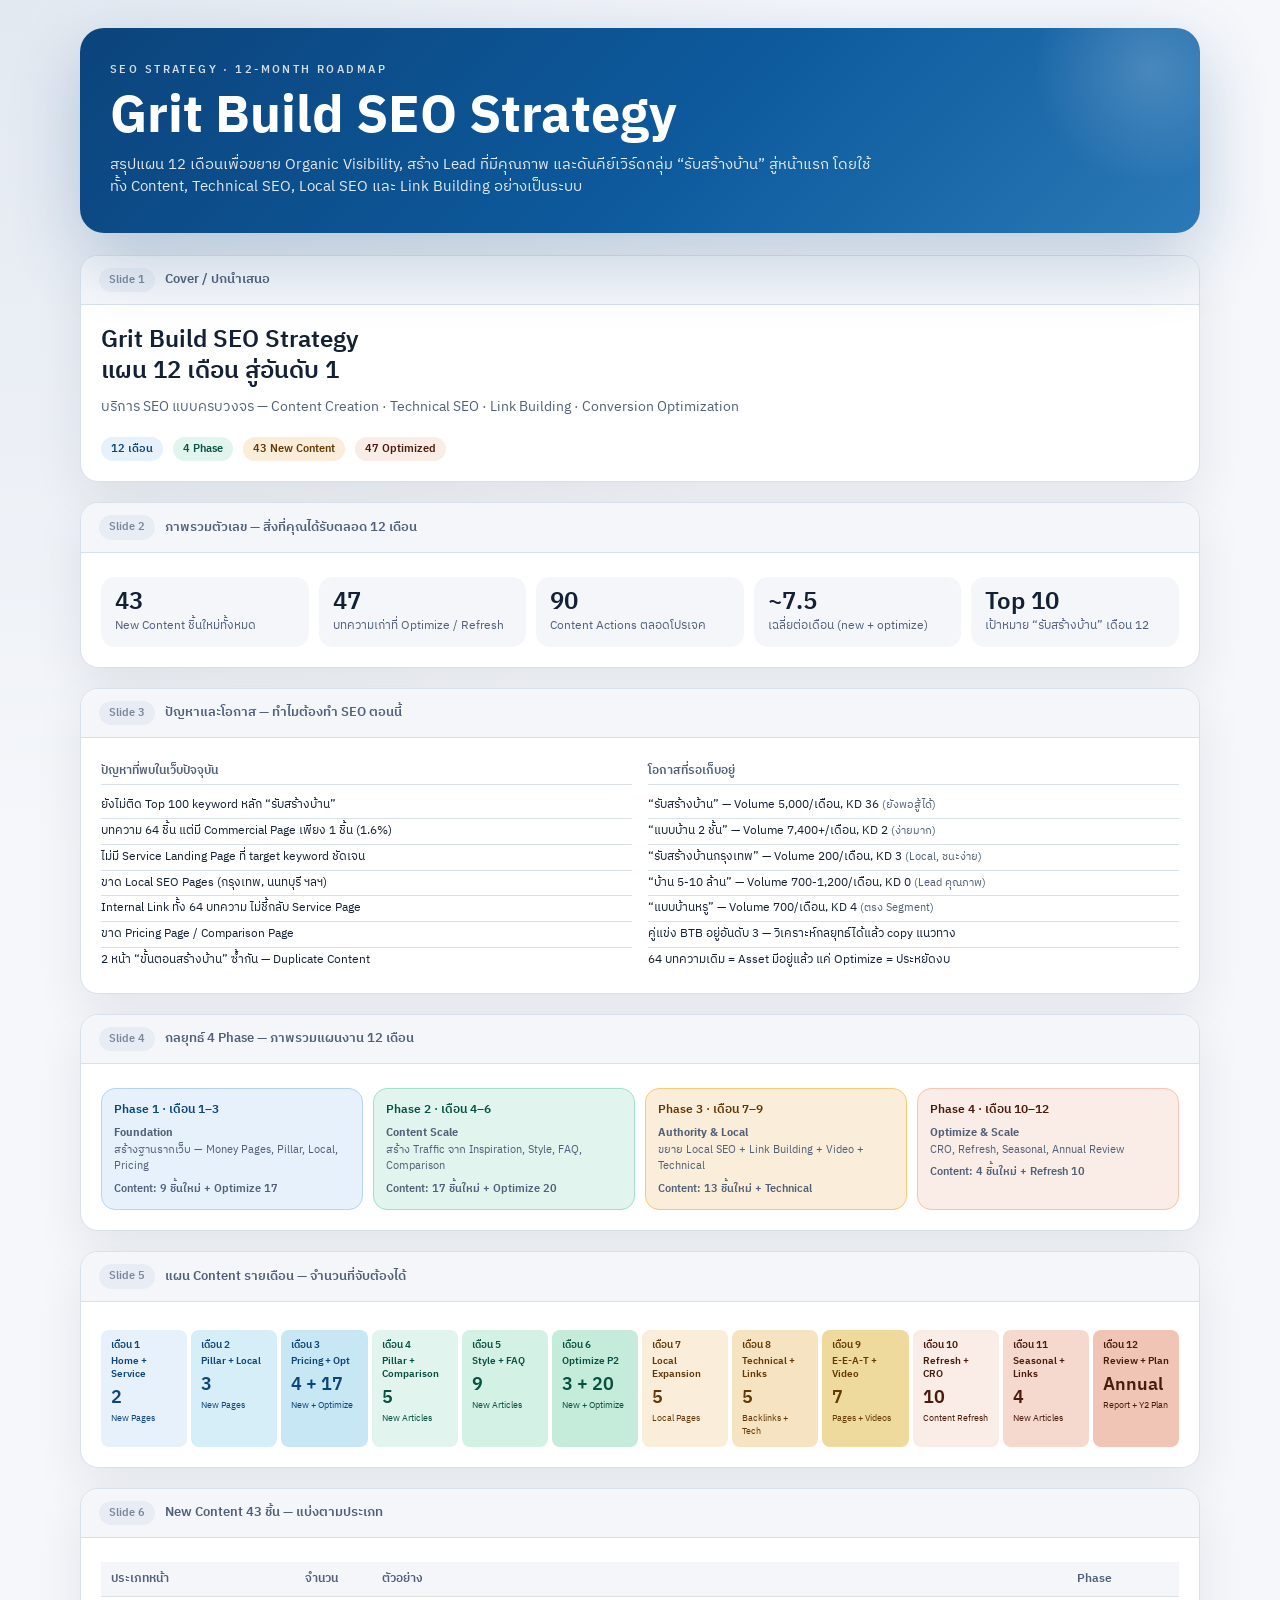
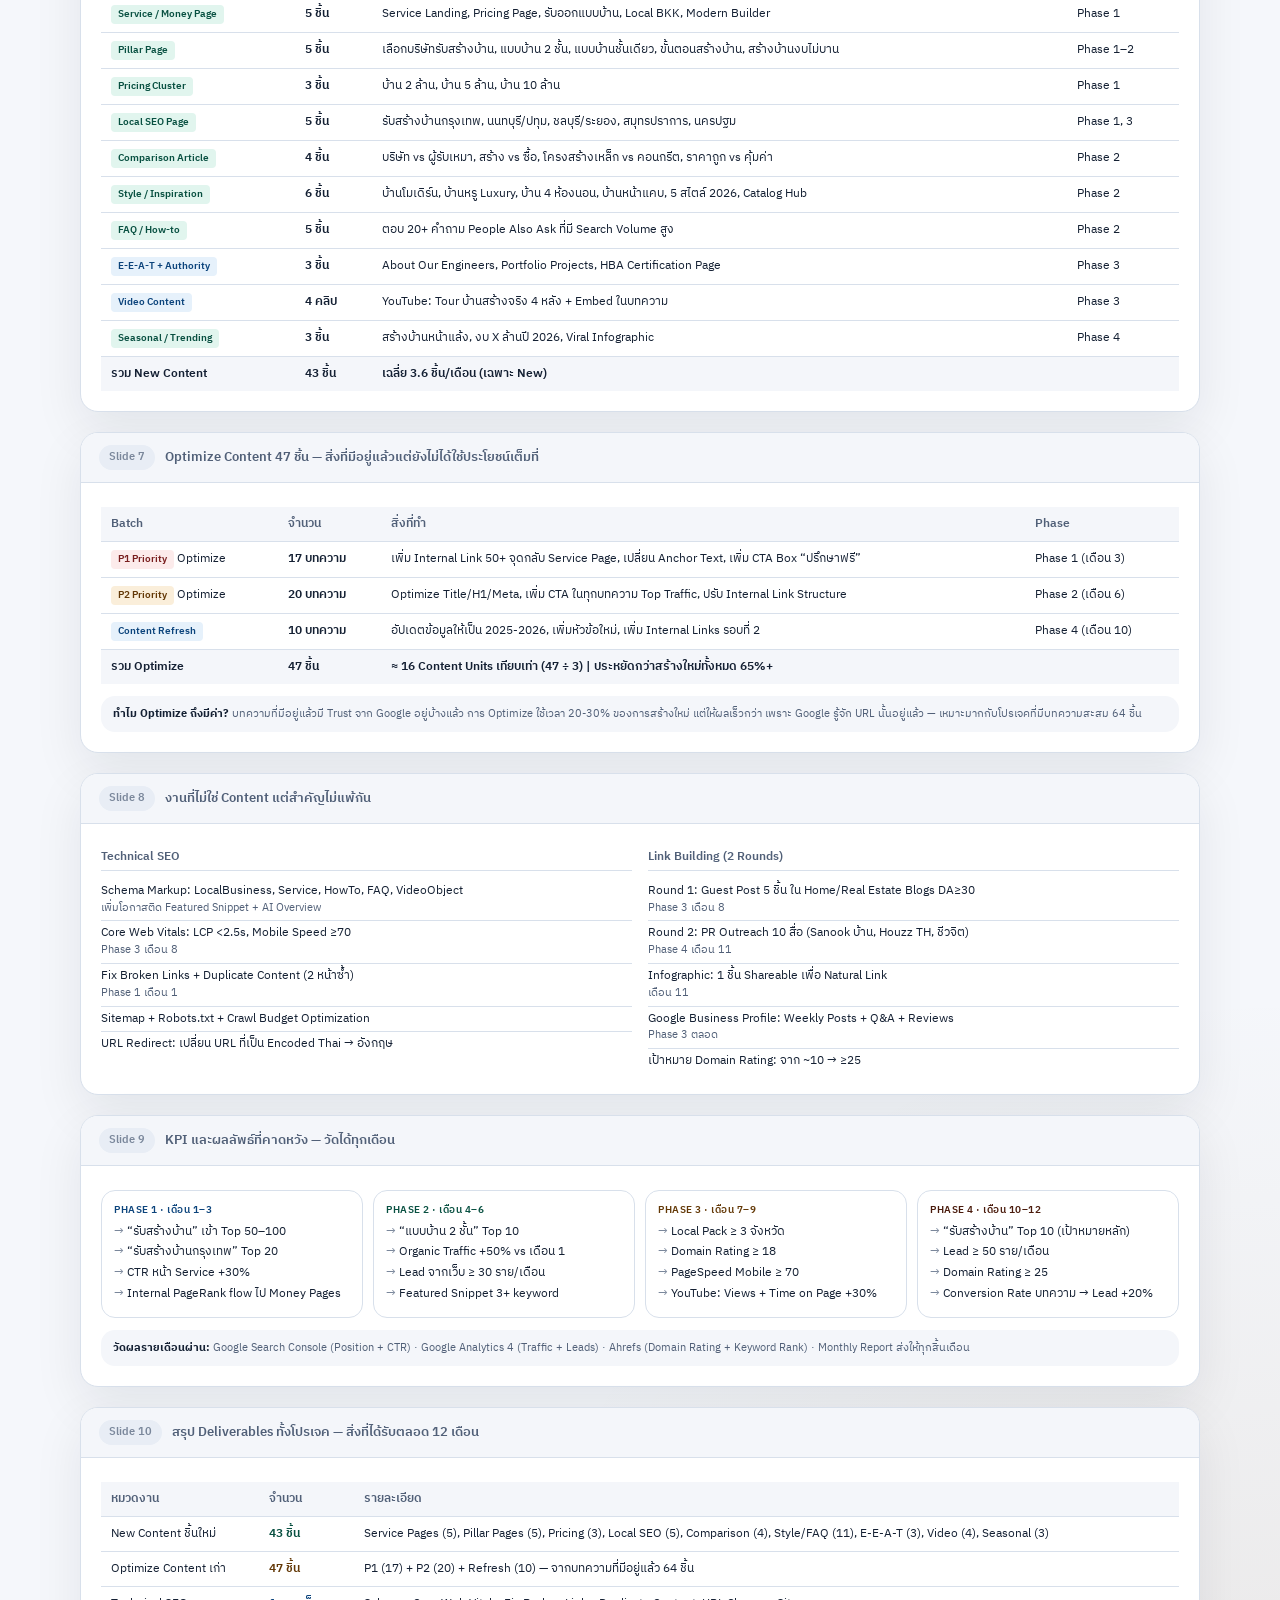
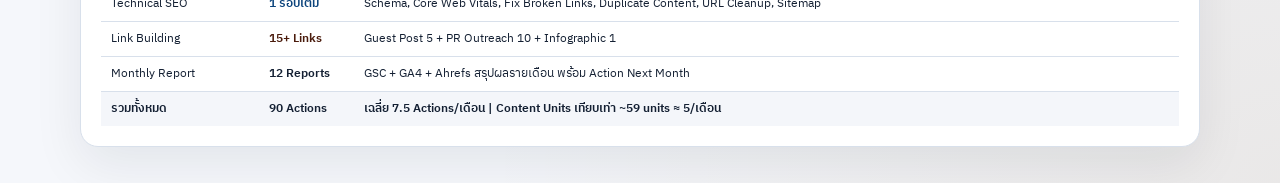
<file: gritbuild_seo_slide_content.html>
<!DOCTYPE html>
<html lang="th">
<head>
  <meta charset="UTF-8">
  <meta name="viewport" content="width=device-width, initial-scale=1.0">
  <title>Grit Build SEO Strategy 12 เดือน</title>
  <meta name="description" content="สไลด์สรุปแผน SEO 12 เดือนของ Grit Build ครอบคลุม content roadmap, technical SEO, KPI และ deliverables ทั้งโปรเจกต์">
  <link rel="preconnect" href="https://fonts.googleapis.com">
  <link rel="preconnect" href="https://fonts.gstatic.com" crossorigin>
  <link href="https://fonts.googleapis.com/css2?family=IBM+Plex+Sans+Thai:wght@300;400;500;600;700&display=swap" rel="stylesheet">
  <style>
    :root {
      --font-sans: 'IBM Plex Sans Thai', sans-serif;
      --color-bg: #f5f7fb;
      --color-panel: #ffffff;
      --color-background-secondary: #f4f6fa;
      --color-background-tertiary: #e8edf5;
      --color-border-tertiary: #d8e0eb;
      --color-text-primary: #142033;
      --color-text-secondary: #516078;
      --color-text-tertiary: #7a879b;
      --border-radius-md: 14px;
      --border-radius-lg: 18px;
      --shadow: 0 18px 50px rgba(15, 23, 42, 0.08);
    }

    * { box-sizing: border-box; margin: 0; padding: 0; }
    body {
      font-family: var(--font-sans);
      background:
        radial-gradient(circle at top left, rgba(12, 68, 124, 0.08), transparent 24%),
        radial-gradient(circle at bottom right, rgba(99, 56, 6, 0.08), transparent 22%),
        var(--color-bg);
      color: var(--color-text-primary);
      padding: 28px 18px 36px;
      line-height: 1.5;
    }

    .page {
      max-width: 1120px;
      margin: 0 auto;
    }

    .hero {
      background: linear-gradient(135deg, #0c447c 0%, #0d5a9d 55%, #2c79b7 100%);
      color: #fff;
      border-radius: 24px;
      padding: 34px 30px;
      box-shadow: 0 24px 70px rgba(12, 68, 124, 0.24);
      margin-bottom: 22px;
      position: relative;
      overflow: hidden;
    }

    .hero::after {
      content: '';
      position: absolute;
      width: 240px;
      height: 240px;
      right: -70px;
      top: -80px;
      border-radius: 50%;
      background: radial-gradient(circle, rgba(255,255,255,.18), transparent 68%);
    }

    .hero-kicker {
      font-size: 11px;
      letter-spacing: .22em;
      text-transform: uppercase;
      opacity: .82;
      margin-bottom: 10px;
      font-weight: 600;
    }

    .hero h1 {
      font-size: clamp(32px, 5vw, 52px);
      line-height: 1.1;
      margin-bottom: 8px;
    }

    .hero p {
      max-width: 760px;
      color: rgba(255,255,255,.88);
      font-size: 15px;
    }

    .sr-only {
      position: absolute;
      width: 1px;
      height: 1px;
      padding: 0;
      margin: -1px;
      overflow: hidden;
      clip: rect(0, 0, 0, 0);
      white-space: nowrap;
      border: 0;
    }

    .slides { display: flex; flex-direction: column; gap: 1.25rem; }
    .slide {
      border: 1px solid var(--color-border-tertiary);
      border-radius: var(--border-radius-lg);
      overflow: hidden;
      background: var(--color-panel);
      box-shadow: var(--shadow);
    }
    .slide-header {
      padding: 12px 18px;
      background: var(--color-background-secondary);
      border-bottom: 1px solid var(--color-border-tertiary);
      display: flex;
      align-items: center;
      gap: 10px;
      flex-wrap: wrap;
    }
    .slide-num {
      font-size: 11px;
      font-weight: 600;
      color: var(--color-text-tertiary);
      background: var(--color-background-tertiary);
      border-radius: 999px;
      padding: 4px 10px;
    }
    .slide-title { font-size: 13px; font-weight: 600; color: var(--color-text-secondary); }
    .slide-body { padding: 20px; }

    .big-title { font-size: 24px; font-weight: 600; color: var(--color-text-primary); line-height: 1.3; margin-bottom: 6px; }
    .sub-title { font-size: 14px; color: var(--color-text-secondary); }
    .tag { display: inline-block; font-size: 11px; padding: 4px 10px; border-radius: 99px; margin-right: 6px; margin-top: 8px; font-weight: 600; }
    .tag-blue { background: #E6F1FB; color: #0C447C; }
    .tag-teal { background: #E1F5EE; color: #085041; }
    .tag-amber { background: #FAEEDA; color: #633806; }
    .tag-coral { background: #FAECE7; color: #4A1B0C; }

    .metrics-row { display: grid; grid-template-columns: repeat(auto-fit, minmax(130px, 1fr)); gap: 10px; margin-top: 4px; }
    .metric { background: var(--color-background-secondary); border-radius: var(--border-radius-md); padding: 12px 14px; }
    .metric-val { font-size: 24px; font-weight: 600; color: var(--color-text-primary); line-height: 1.1; }
    .metric-label { font-size: 12px; color: var(--color-text-secondary); margin-top: 3px; line-height: 1.4; }

    .phase-grid { display: grid; grid-template-columns: repeat(auto-fit, minmax(140px, 1fr)); gap: 10px; margin-top: 4px; }
    .phase-card { border-radius: var(--border-radius-md); padding: 12px; border: 1px solid var(--color-border-tertiary); }
    .phase-card h4 { font-size: 12px; font-weight: 600; margin-bottom: 6px; }
    .phase-card p { font-size: 11px; color: var(--color-text-secondary); line-height: 1.5; }
    .phase-1 { background: #E6F1FB; border-color: #B5D4F4; }
    .phase-1 h4 { color: #0C447C; }
    .phase-2 { background: #E1F5EE; border-color: #9FE1CB; }
    .phase-2 h4 { color: #085041; }
    .phase-3 { background: #FAEEDA; border-color: #FAC775; }
    .phase-3 h4 { color: #633806; }
    .phase-4 { background: #FAECE7; border-color: #F5C4B3; }
    .phase-4 h4 { color: #4A1B0C; }

    .content-table { width: 100%; border-collapse: collapse; font-size: 12px; margin-top: 4px; }
    .content-table th { text-align: left; padding: 8px 10px; background: var(--color-background-secondary); color: var(--color-text-secondary); font-weight: 600; border-bottom: 1px solid var(--color-border-tertiary); }
    .content-table td { padding: 8px 10px; border-bottom: 1px solid var(--color-border-tertiary); vertical-align: top; color: var(--color-text-primary); }
    .content-table tr:last-child td { border-bottom: none; }
    .content-table .total td { font-weight: 600; background: var(--color-background-secondary); }

    .badge { display: inline-block; font-size: 10px; padding: 2px 7px; border-radius: 4px; font-weight: 600; white-space: nowrap; }
    .b-new { background: #E1F5EE; color: #085041; }
    .b-opt { background: #FAEEDA; color: #633806; }
    .b-tech { background: #E6F1FB; color: #0C447C; }
    .b-p1 { background: #FCEBEB; color: #791F1F; }

    .kpi-grid { display: grid; grid-template-columns: repeat(auto-fit, minmax(160px, 1fr)); gap: 10px; margin-top: 4px; }
    .kpi-card { border: 1px solid var(--color-border-tertiary); border-radius: var(--border-radius-md); padding: 12px; }
    .kpi-phase { font-size: 10px; font-weight: 600; color: var(--color-text-tertiary); margin-bottom: 4px; text-transform: uppercase; letter-spacing: 0.05em; }
    .kpi-item { font-size: 12px; color: var(--color-text-primary); padding: 2px 0; line-height: 1.4; }
    .kpi-item::before { content: "→ "; color: var(--color-text-tertiary); }

    .two-col { display: grid; grid-template-columns: 1fr 1fr; gap: 16px; margin-top: 4px; }
    .col-block h4 { font-size: 12px; font-weight: 600; color: var(--color-text-secondary); margin-bottom: 8px; padding-bottom: 4px; border-bottom: 1px solid var(--color-border-tertiary); }
    .col-block ul { list-style: none; padding: 0; }
    .col-block li { font-size: 12px; color: var(--color-text-primary); padding: 4px 0; border-bottom: 1px solid var(--color-border-tertiary); line-height: 1.4; }
    .col-block li:last-child { border-bottom: none; }
    .col-block li span { font-size: 11px; color: var(--color-text-secondary); }

    .month-strip { display: flex; gap: 4px; margin-top: 8px; flex-wrap: wrap; }
    .month-box { border-radius: 8px; padding: 8px 10px; min-width: 70px; flex: 1; }
    .month-box .mnum { font-size: 10px; font-weight: 600; margin-bottom: 2px; }
    .month-box .mtitle { font-size: 10px; font-weight: 600; line-height: 1.3; }
    .month-box .mcount { font-size: 18px; font-weight: 600; margin-top: 4px; }
    .month-box .munit { font-size: 9px; }
    .mb1 { background: #E6F1FB; color: #0C447C; }
    .mb2 { background: #D6EEF8; color: #0C447C; }
    .mb3 { background: #C7E7F5; color: #0C447C; }
    .mb4 { background: #E1F5EE; color: #085041; }
    .mb5 { background: #D4F1E6; color: #085041; }
    .mb6 { background: #C5ECDB; color: #085041; }
    .mb7 { background: #FAEEDA; color: #633806; }
    .mb8 { background: #F5E3C2; color: #633806; }
    .mb9 { background: #EFDA9D; color: #633806; }
    .mb10 { background: #FAECE7; color: #4A1B0C; }
    .mb11 { background: #F5D9CE; color: #4A1B0C; }
    .mb12 { background: #F0C5B5; color: #4A1B0C; }

    .note { font-size: 11px; color: var(--color-text-secondary); margin-top: 10px; line-height: 1.5; padding: 10px 12px; background: var(--color-background-secondary); border-radius: var(--border-radius-md); }
    .note strong { color: var(--color-text-primary); }

    @media (max-width: 860px) {
      body { padding: 16px 12px 28px; }
      .hero { padding: 24px 18px; border-radius: 18px; }
      .slide-body { padding: 16px; }
      .two-col { grid-template-columns: 1fr; }
      .content-table { display: block; overflow-x: auto; }
    }
  </style>
</head>
<body>
  <main class="page">
    <section class="hero">
      <div class="hero-kicker">SEO Strategy · 12-Month Roadmap</div>
      <h1>Grit Build SEO Strategy</h1>
      <p>สรุปแผน 12 เดือนเพื่อขยาย Organic Visibility, สร้าง Lead ที่มีคุณภาพ และดันคีย์เวิร์ดกลุ่ม “รับสร้างบ้าน” สู่หน้าแรก โดยใช้ทั้ง Content, Technical SEO, Local SEO และ Link Building อย่างเป็นระบบ</p>
    </section>

    <h2 class="sr-only">เนื้อหาสไลด์นำเสนอ Grit Build SEO Strategy 12 เดือน</h2>

    <div class="slides">

      <div class="slide">
        <div class="slide-header">
          <span class="slide-num">Slide 1</span>
          <span class="slide-title">Cover / ปกนำเสนอ</span>
        </div>
        <div class="slide-body">
          <p class="big-title">Grit Build SEO Strategy<br>แผน 12 เดือน สู่อันดับ 1</p>
          <p class="sub-title" style="margin-top:8px">บริการ SEO แบบครบวงจร — Content Creation · Technical SEO · Link Building · Conversion Optimization</p>
          <div style="margin-top:12px">
            <span class="tag tag-blue">12 เดือน</span>
            <span class="tag tag-teal">4 Phase</span>
            <span class="tag tag-amber">43 New Content</span>
            <span class="tag tag-coral">47 Optimized</span>
          </div>
        </div>
      </div>

      <div class="slide">
        <div class="slide-header">
          <span class="slide-num">Slide 2</span>
          <span class="slide-title">ภาพรวมตัวเลข — สิ่งที่คุณได้รับตลอด 12 เดือน</span>
        </div>
        <div class="slide-body">
          <div class="metrics-row">
            <div class="metric">
              <div class="metric-val">43</div>
              <div class="metric-label">New Content ชิ้นใหม่ทั้งหมด</div>
            </div>
            <div class="metric">
              <div class="metric-val">47</div>
              <div class="metric-label">บทความเก่าที่ Optimize / Refresh</div>
            </div>
            <div class="metric">
              <div class="metric-val">90</div>
              <div class="metric-label">Content Actions ตลอดโปรเจค</div>
            </div>
            <div class="metric">
              <div class="metric-val">~7.5</div>
              <div class="metric-label">เฉลี่ยต่อเดือน (new + optimize)</div>
            </div>
            <div class="metric">
              <div class="metric-val">Top 10</div>
              <div class="metric-label">เป้าหมาย “รับสร้างบ้าน” เดือน 12</div>
            </div>
          </div>
        </div>
      </div>

      <div class="slide">
        <div class="slide-header">
          <span class="slide-num">Slide 3</span>
          <span class="slide-title">ปัญหาและโอกาส — ทำไมต้องทำ SEO ตอนนี้</span>
        </div>
        <div class="slide-body">
          <div class="two-col">
            <div class="col-block">
              <h4>ปัญหาที่พบในเว็บปัจจุบัน</h4>
              <ul>
                <li>ยังไม่ติด Top 100 keyword หลัก “รับสร้างบ้าน”</li>
                <li>บทความ 64 ชิ้น แต่มี Commercial Page เพียง 1 ชิ้น (1.6%)</li>
                <li>ไม่มี Service Landing Page ที่ target keyword ชัดเจน</li>
                <li>ขาด Local SEO Pages (กรุงเทพ, นนทบุรี ฯลฯ)</li>
                <li>Internal Link ทั้ง 64 บทความ ไม่ชี้กลับ Service Page</li>
                <li>ขาด Pricing Page / Comparison Page</li>
                <li>2 หน้า “ขั้นตอนสร้างบ้าน” ซ้ำกัน — Duplicate Content</li>
              </ul>
            </div>
            <div class="col-block">
              <h4>โอกาสที่รอเก็บอยู่</h4>
              <ul>
                <li>“รับสร้างบ้าน” — Volume 5,000/เดือน, KD 36 <span>(ยังพอสู้ได้)</span></li>
                <li>“แบบบ้าน 2 ชั้น” — Volume 7,400+/เดือน, KD 2 <span>(ง่ายมาก)</span></li>
                <li>“รับสร้างบ้านกรุงเทพ” — Volume 200/เดือน, KD 3 <span>(Local, ชนะง่าย)</span></li>
                <li>“บ้าน 5-10 ล้าน” — Volume 700-1,200/เดือน, KD 0 <span>(Lead คุณภาพ)</span></li>
                <li>“แบบบ้านหรู” — Volume 700/เดือน, KD 4 <span>(ตรง Segment)</span></li>
                <li>คู่แข่ง BTB อยู่อันดับ 3 — วิเคราะห์กลยุทธ์ได้แล้ว copy แนวทาง</li>
                <li>64 บทความเดิม = Asset มีอยู่แล้ว แค่ Optimize = ประหยัดงบ</li>
              </ul>
            </div>
          </div>
        </div>
      </div>

      <div class="slide">
        <div class="slide-header">
          <span class="slide-num">Slide 4</span>
          <span class="slide-title">กลยุทธ์ 4 Phase — ภาพรวมแผนงาน 12 เดือน</span>
        </div>
        <div class="slide-body">
          <div class="phase-grid">
            <div class="phase-card phase-1">
              <h4>Phase 1 · เดือน 1–3</h4>
              <p><strong>Foundation</strong><br>สร้างฐานรากเว็บ — Money Pages, Pillar, Local, Pricing</p>
              <p style="margin-top:6px; font-size:11px; font-weight:600">Content: 9 ชิ้นใหม่ + Optimize 17</p>
            </div>
            <div class="phase-card phase-2">
              <h4>Phase 2 · เดือน 4–6</h4>
              <p><strong>Content Scale</strong><br>สร้าง Traffic จาก Inspiration, Style, FAQ, Comparison</p>
              <p style="margin-top:6px; font-size:11px; font-weight:600">Content: 17 ชิ้นใหม่ + Optimize 20</p>
            </div>
            <div class="phase-card phase-3">
              <h4>Phase 3 · เดือน 7–9</h4>
              <p><strong>Authority & Local</strong><br>ขยาย Local SEO + Link Building + Video + Technical</p>
              <p style="margin-top:6px; font-size:11px; font-weight:600">Content: 13 ชิ้นใหม่ + Technical</p>
            </div>
            <div class="phase-card phase-4">
              <h4>Phase 4 · เดือน 10–12</h4>
              <p><strong>Optimize & Scale</strong><br>CRO, Refresh, Seasonal, Annual Review</p>
              <p style="margin-top:6px; font-size:11px; font-weight:600">Content: 4 ชิ้นใหม่ + Refresh 10</p>
            </div>
          </div>
        </div>
      </div>

      <div class="slide">
        <div class="slide-header">
          <span class="slide-num">Slide 5</span>
          <span class="slide-title">แผน Content รายเดือน — จำนวนที่จับต้องได้</span>
        </div>
        <div class="slide-body">
          <div class="month-strip">
            <div class="month-box mb1"><div class="mnum">เดือน 1</div><div class="mtitle">Home + Service</div><div class="mcount">2</div><div class="munit">New Pages</div></div>
            <div class="month-box mb2"><div class="mnum">เดือน 2</div><div class="mtitle">Pillar + Local</div><div class="mcount">3</div><div class="munit">New Pages</div></div>
            <div class="month-box mb3"><div class="mnum">เดือน 3</div><div class="mtitle">Pricing + Opt</div><div class="mcount">4 + 17</div><div class="munit">New + Optimize</div></div>
            <div class="month-box mb4"><div class="mnum">เดือน 4</div><div class="mtitle">Pillar + Comparison</div><div class="mcount">5</div><div class="munit">New Articles</div></div>
            <div class="month-box mb5"><div class="mnum">เดือน 5</div><div class="mtitle">Style + FAQ</div><div class="mcount">9</div><div class="munit">New Articles</div></div>
            <div class="month-box mb6"><div class="mnum">เดือน 6</div><div class="mtitle">Optimize P2</div><div class="mcount">3 + 20</div><div class="munit">New + Optimize</div></div>
            <div class="month-box mb7"><div class="mnum">เดือน 7</div><div class="mtitle">Local Expansion</div><div class="mcount">5</div><div class="munit">Local Pages</div></div>
            <div class="month-box mb8"><div class="mnum">เดือน 8</div><div class="mtitle">Technical + Links</div><div class="mcount">5</div><div class="munit">Backlinks + Tech</div></div>
            <div class="month-box mb9"><div class="mnum">เดือน 9</div><div class="mtitle">E-E-A-T + Video</div><div class="mcount">7</div><div class="munit">Pages + Videos</div></div>
            <div class="month-box mb10"><div class="mnum">เดือน 10</div><div class="mtitle">Refresh + CRO</div><div class="mcount">10</div><div class="munit">Content Refresh</div></div>
            <div class="month-box mb11"><div class="mnum">เดือน 11</div><div class="mtitle">Seasonal + Links</div><div class="mcount">4</div><div class="munit">New Articles</div></div>
            <div class="month-box mb12"><div class="mnum">เดือน 12</div><div class="mtitle">Review + Plan</div><div class="mcount">Annual</div><div class="munit">Report + Y2 Plan</div></div>
          </div>
        </div>
      </div>

      <div class="slide">
        <div class="slide-header">
          <span class="slide-num">Slide 6</span>
          <span class="slide-title">New Content 43 ชิ้น — แบ่งตามประเภท</span>
        </div>
        <div class="slide-body">
          <table class="content-table">
            <thead>
              <tr><th>ประเภทหน้า</th><th>จำนวน</th><th>ตัวอย่าง</th><th>Phase</th></tr>
            </thead>
            <tbody>
              <tr><td><span class="badge b-new">Service / Money Page</span></td><td style="font-weight:600">5 ชิ้น</td><td>Service Landing, Pricing Page, รับออกแบบบ้าน, Local BKK, Modern Builder</td><td>Phase 1</td></tr>
              <tr><td><span class="badge b-new">Pillar Page</span></td><td style="font-weight:600">5 ชิ้น</td><td>เลือกบริษัทรับสร้างบ้าน, แบบบ้าน 2 ชั้น, แบบบ้านชั้นเดียว, ขั้นตอนสร้างบ้าน, สร้างบ้านงบไม่บาน</td><td>Phase 1–2</td></tr>
              <tr><td><span class="badge b-new">Pricing Cluster</span></td><td style="font-weight:600">3 ชิ้น</td><td>บ้าน 2 ล้าน, บ้าน 5 ล้าน, บ้าน 10 ล้าน</td><td>Phase 1</td></tr>
              <tr><td><span class="badge b-new">Local SEO Page</span></td><td style="font-weight:600">5 ชิ้น</td><td>รับสร้างบ้านกรุงเทพ, นนทบุรี/ปทุม, ชลบุรี/ระยอง, สมุทรปราการ, นครปฐม</td><td>Phase 1, 3</td></tr>
              <tr><td><span class="badge b-new">Comparison Article</span></td><td style="font-weight:600">4 ชิ้น</td><td>บริษัท vs ผู้รับเหมา, สร้าง vs ซื้อ, โครงสร้างเหล็ก vs คอนกรีต, ราคาถูก vs คุ้มค่า</td><td>Phase 2</td></tr>
              <tr><td><span class="badge b-new">Style / Inspiration</span></td><td style="font-weight:600">6 ชิ้น</td><td>บ้านโมเดิร์น, บ้านหรู Luxury, บ้าน 4 ห้องนอน, บ้านหน้าแคบ, 5 สไตล์ 2026, Catalog Hub</td><td>Phase 2</td></tr>
              <tr><td><span class="badge b-new">FAQ / How-to</span></td><td style="font-weight:600">5 ชิ้น</td><td>ตอบ 20+ คำถาม People Also Ask ที่มี Search Volume สูง</td><td>Phase 2</td></tr>
              <tr><td><span class="badge b-tech">E-E-A-T + Authority</span></td><td style="font-weight:600">3 ชิ้น</td><td>About Our Engineers, Portfolio Projects, HBA Certification Page</td><td>Phase 3</td></tr>
              <tr><td><span class="badge b-tech">Video Content</span></td><td style="font-weight:600">4 คลิป</td><td>YouTube: Tour บ้านสร้างจริง 4 หลัง + Embed ในบทความ</td><td>Phase 3</td></tr>
              <tr><td><span class="badge b-new">Seasonal / Trending</span></td><td style="font-weight:600">3 ชิ้น</td><td>สร้างบ้านหน้าแล้ง, งบ X ล้านปี 2026, Viral Infographic</td><td>Phase 4</td></tr>
              <tr class="total"><td>รวม New Content</td><td>43 ชิ้น</td><td colspan="2">เฉลี่ย 3.6 ชิ้น/เดือน (เฉพาะ New)</td></tr>
            </tbody>
          </table>
        </div>
      </div>

      <div class="slide">
        <div class="slide-header">
          <span class="slide-num">Slide 7</span>
          <span class="slide-title">Optimize Content 47 ชิ้น — สิ่งที่มีอยู่แล้วแต่ยังไม่ได้ใช้ประโยชน์เต็มที่</span>
        </div>
        <div class="slide-body">
          <table class="content-table">
            <thead>
              <tr><th>Batch</th><th>จำนวน</th><th>สิ่งที่ทำ</th><th>Phase</th></tr>
            </thead>
            <tbody>
              <tr><td><span class="badge b-p1">P1 Priority</span> Optimize</td><td style="font-weight:600">17 บทความ</td><td>เพิ่ม Internal Link 50+ จุดกลับ Service Page, เปลี่ยน Anchor Text, เพิ่ม CTA Box “ปรึกษาฟรี”</td><td>Phase 1 (เดือน 3)</td></tr>
              <tr><td><span class="badge b-opt">P2 Priority</span> Optimize</td><td style="font-weight:600">20 บทความ</td><td>Optimize Title/H1/Meta, เพิ่ม CTA ในทุกบทความ Top Traffic, ปรับ Internal Link Structure</td><td>Phase 2 (เดือน 6)</td></tr>
              <tr><td><span class="badge b-tech">Content Refresh</span></td><td style="font-weight:600">10 บทความ</td><td>อัปเดตข้อมูลให้เป็น 2025-2026, เพิ่มหัวข้อใหม่, เพิ่ม Internal Links รอบที่ 2</td><td>Phase 4 (เดือน 10)</td></tr>
              <tr class="total"><td>รวม Optimize</td><td>47 ชิ้น</td><td colspan="2">≈ 16 Content Units เทียบเท่า (47 ÷ 3) | ประหยัดกว่าสร้างใหม่ทั้งหมด 65%+</td></tr>
            </tbody>
          </table>
          <p class="note" style="margin-top:12px"><strong>ทำไม Optimize ถึงมีค่า?</strong> บทความที่มีอยู่แล้วมี Trust จาก Google อยู่บ้างแล้ว การ Optimize ใช้เวลา 20-30% ของการสร้างใหม่ แต่ให้ผลเร็วกว่า เพราะ Google รู้จัก URL นั้นอยู่แล้ว — เหมาะมากกับโปรเจคที่มีบทความสะสม 64 ชิ้น</p>
        </div>
      </div>

      <div class="slide">
        <div class="slide-header">
          <span class="slide-num">Slide 8</span>
          <span class="slide-title">งานที่ไม่ใช่ Content แต่สำคัญไม่แพ้กัน</span>
        </div>
        <div class="slide-body">
          <div class="two-col">
            <div class="col-block">
              <h4>Technical SEO</h4>
              <ul>
                <li>Schema Markup: LocalBusiness, Service, HowTo, FAQ, VideoObject<br><span>เพิ่มโอกาสติด Featured Snippet + AI Overview</span></li>
                <li>Core Web Vitals: LCP &lt;2.5s, Mobile Speed ≥70<br><span>Phase 3 เดือน 8</span></li>
                <li>Fix Broken Links + Duplicate Content (2 หน้าซ้ำ)<br><span>Phase 1 เดือน 1</span></li>
                <li>Sitemap + Robots.txt + Crawl Budget Optimization</li>
                <li>URL Redirect: เปลี่ยน URL ที่เป็น Encoded Thai → อังกฤษ</li>
              </ul>
            </div>
            <div class="col-block">
              <h4>Link Building (2 Rounds)</h4>
              <ul>
                <li>Round 1: Guest Post 5 ชิ้น ใน Home/Real Estate Blogs DA≥30<br><span>Phase 3 เดือน 8</span></li>
                <li>Round 2: PR Outreach 10 สื่อ (Sanook บ้าน, Houzz TH, ชีวจิต)<br><span>Phase 4 เดือน 11</span></li>
                <li>Infographic: 1 ชิ้น Shareable เพื่อ Natural Link<br><span>เดือน 11</span></li>
                <li>Google Business Profile: Weekly Posts + Q&A + Reviews<br><span>Phase 3 ตลอด</span></li>
                <li>เป้าหมาย Domain Rating: จาก ~10 → ≥25</li>
              </ul>
            </div>
          </div>
        </div>
      </div>

      <div class="slide">
        <div class="slide-header">
          <span class="slide-num">Slide 9</span>
          <span class="slide-title">KPI และผลลัพธ์ที่คาดหวัง — วัดได้ทุกเดือน</span>
        </div>
        <div class="slide-body">
          <div class="kpi-grid">
            <div class="kpi-card">
              <div class="kpi-phase" style="color:#0C447C">Phase 1 · เดือน 1–3</div>
              <div class="kpi-item">“รับสร้างบ้าน” เข้า Top 50–100</div>
              <div class="kpi-item">“รับสร้างบ้านกรุงเทพ” Top 20</div>
              <div class="kpi-item">CTR หน้า Service +30%</div>
              <div class="kpi-item">Internal PageRank flow ไป Money Pages</div>
            </div>
            <div class="kpi-card">
              <div class="kpi-phase" style="color:#085041">Phase 2 · เดือน 4–6</div>
              <div class="kpi-item">“แบบบ้าน 2 ชั้น” Top 10</div>
              <div class="kpi-item">Organic Traffic +50% vs เดือน 1</div>
              <div class="kpi-item">Lead จากเว็บ ≥ 30 ราย/เดือน</div>
              <div class="kpi-item">Featured Snippet 3+ keyword</div>
            </div>
            <div class="kpi-card">
              <div class="kpi-phase" style="color:#633806">Phase 3 · เดือน 7–9</div>
              <div class="kpi-item">Local Pack ≥ 3 จังหวัด</div>
              <div class="kpi-item">Domain Rating ≥ 18</div>
              <div class="kpi-item">PageSpeed Mobile ≥ 70</div>
              <div class="kpi-item">YouTube: Views + Time on Page +30%</div>
            </div>
            <div class="kpi-card">
              <div class="kpi-phase" style="color:#4A1B0C">Phase 4 · เดือน 10–12</div>
              <div class="kpi-item">“รับสร้างบ้าน” Top 10 (เป้าหมายหลัก)</div>
              <div class="kpi-item">Lead ≥ 50 ราย/เดือน</div>
              <div class="kpi-item">Domain Rating ≥ 25</div>
              <div class="kpi-item">Conversion Rate บทความ → Lead +20%</div>
            </div>
          </div>
          <p class="note" style="margin-top:12px"><strong>วัดผลรายเดือนผ่าน:</strong> Google Search Console (Position + CTR) · Google Analytics 4 (Traffic + Leads) · Ahrefs (Domain Rating + Keyword Rank) · Monthly Report ส่งให้ทุกสิ้นเดือน</p>
        </div>
      </div>

      <div class="slide">
        <div class="slide-header">
          <span class="slide-num">Slide 10</span>
          <span class="slide-title">สรุป Deliverables ทั้งโปรเจค — สิ่งที่ได้รับตลอด 12 เดือน</span>
        </div>
        <div class="slide-body">
          <table class="content-table">
            <thead>
              <tr><th>หมวดงาน</th><th>จำนวน</th><th>รายละเอียด</th></tr>
            </thead>
            <tbody>
              <tr><td>New Content ชิ้นใหม่</td><td style="font-weight:600; color:#085041">43 ชิ้น</td><td>Service Pages (5), Pillar Pages (5), Pricing (3), Local SEO (5), Comparison (4), Style/FAQ (11), E-E-A-T (3), Video (4), Seasonal (3)</td></tr>
              <tr><td>Optimize Content เก่า</td><td style="font-weight:600; color:#633806">47 ชิ้น</td><td>P1 (17) + P2 (20) + Refresh (10) — จากบทความที่มีอยู่แล้ว 64 ชิ้น</td></tr>
              <tr><td>Technical SEO</td><td style="font-weight:600; color:#0C447C">1 รอบเต็ม</td><td>Schema, Core Web Vitals, Fix Broken Links, Duplicate Content, URL Cleanup, Sitemap</td></tr>
              <tr><td>Link Building</td><td style="font-weight:600; color:#4A1B0C">15+ Links</td><td>Guest Post 5 + PR Outreach 10 + Infographic 1</td></tr>
              <tr><td>Monthly Report</td><td style="font-weight:600">12 Reports</td><td>GSC + GA4 + Ahrefs สรุปผลรายเดือน พร้อม Action Next Month</td></tr>
              <tr class="total"><td>รวมทั้งหมด</td><td>90 Actions</td><td>เฉลี่ย 7.5 Actions/เดือน | Content Units เทียบเท่า ~59 units ≈ 5/เดือน</td></tr>
            </tbody>
          </table>
        </div>
      </div>

    </div>
  </main>
</body>
</html>
</file>
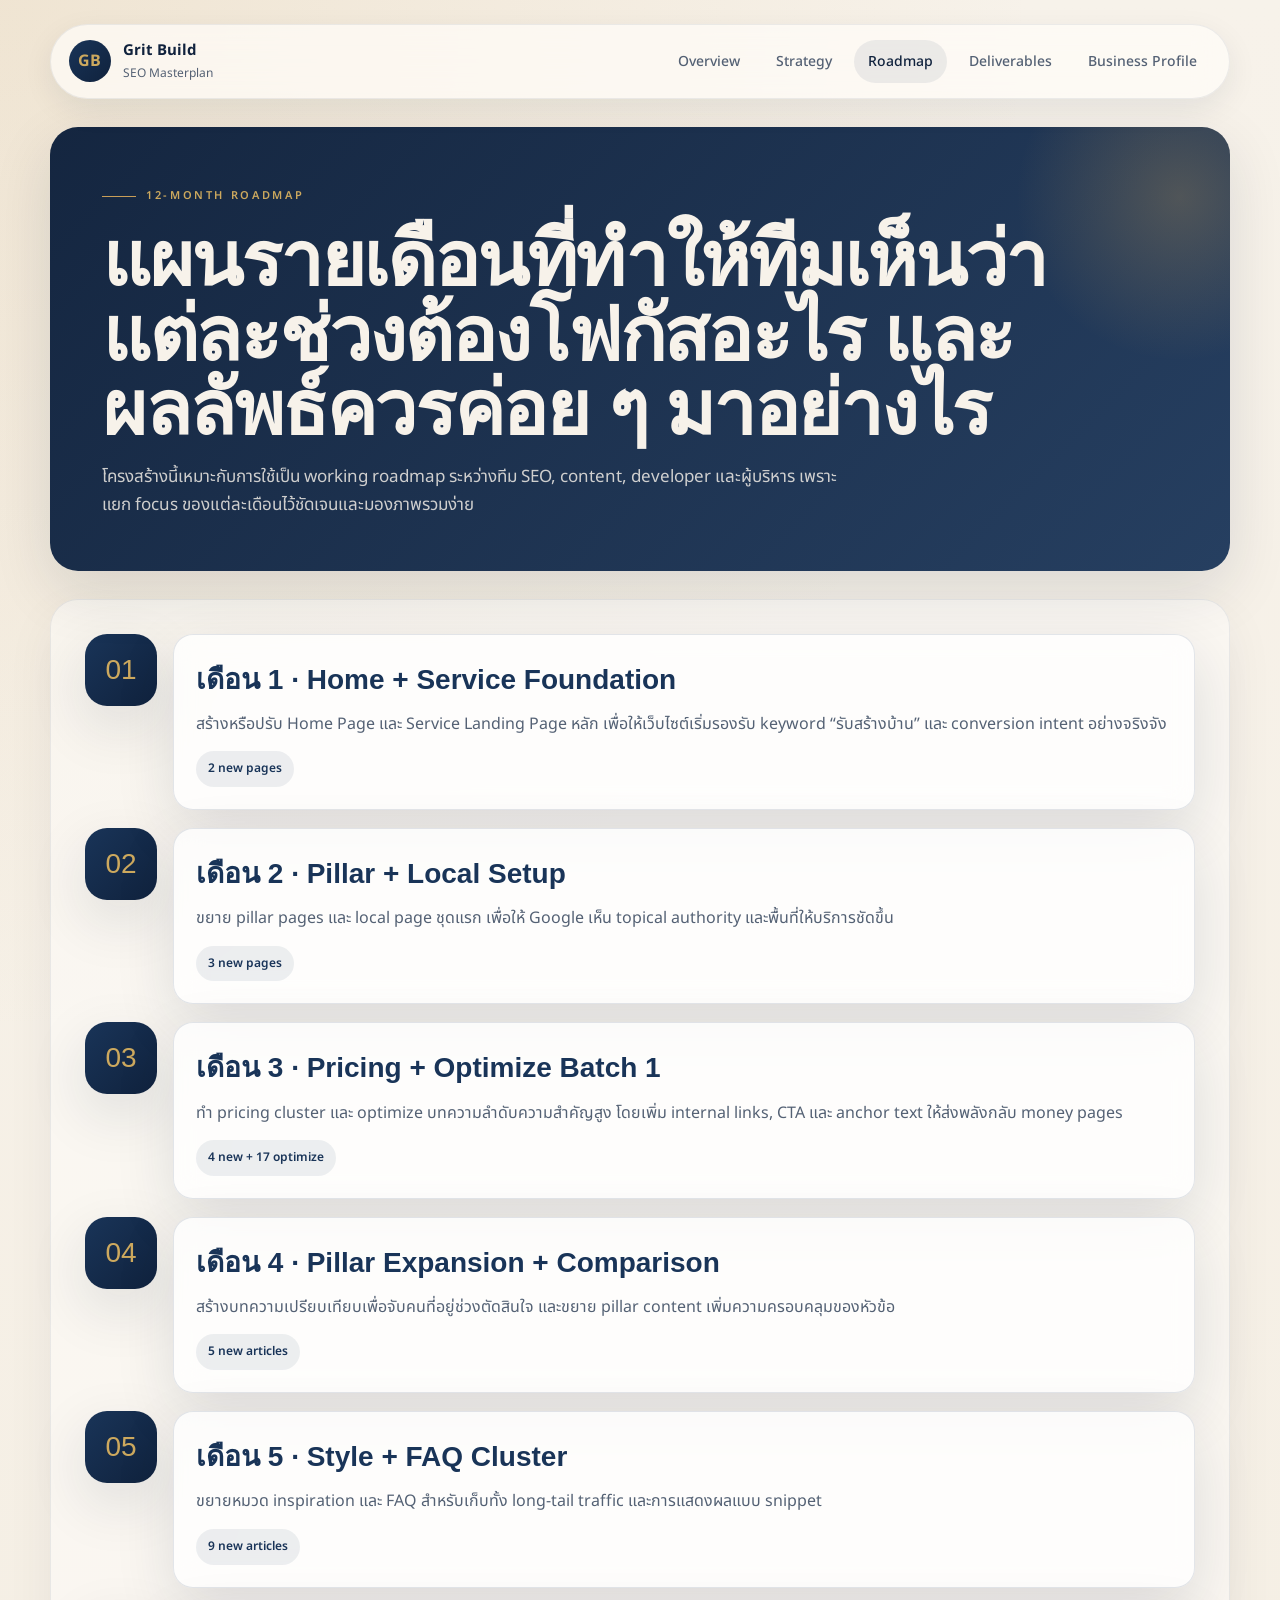
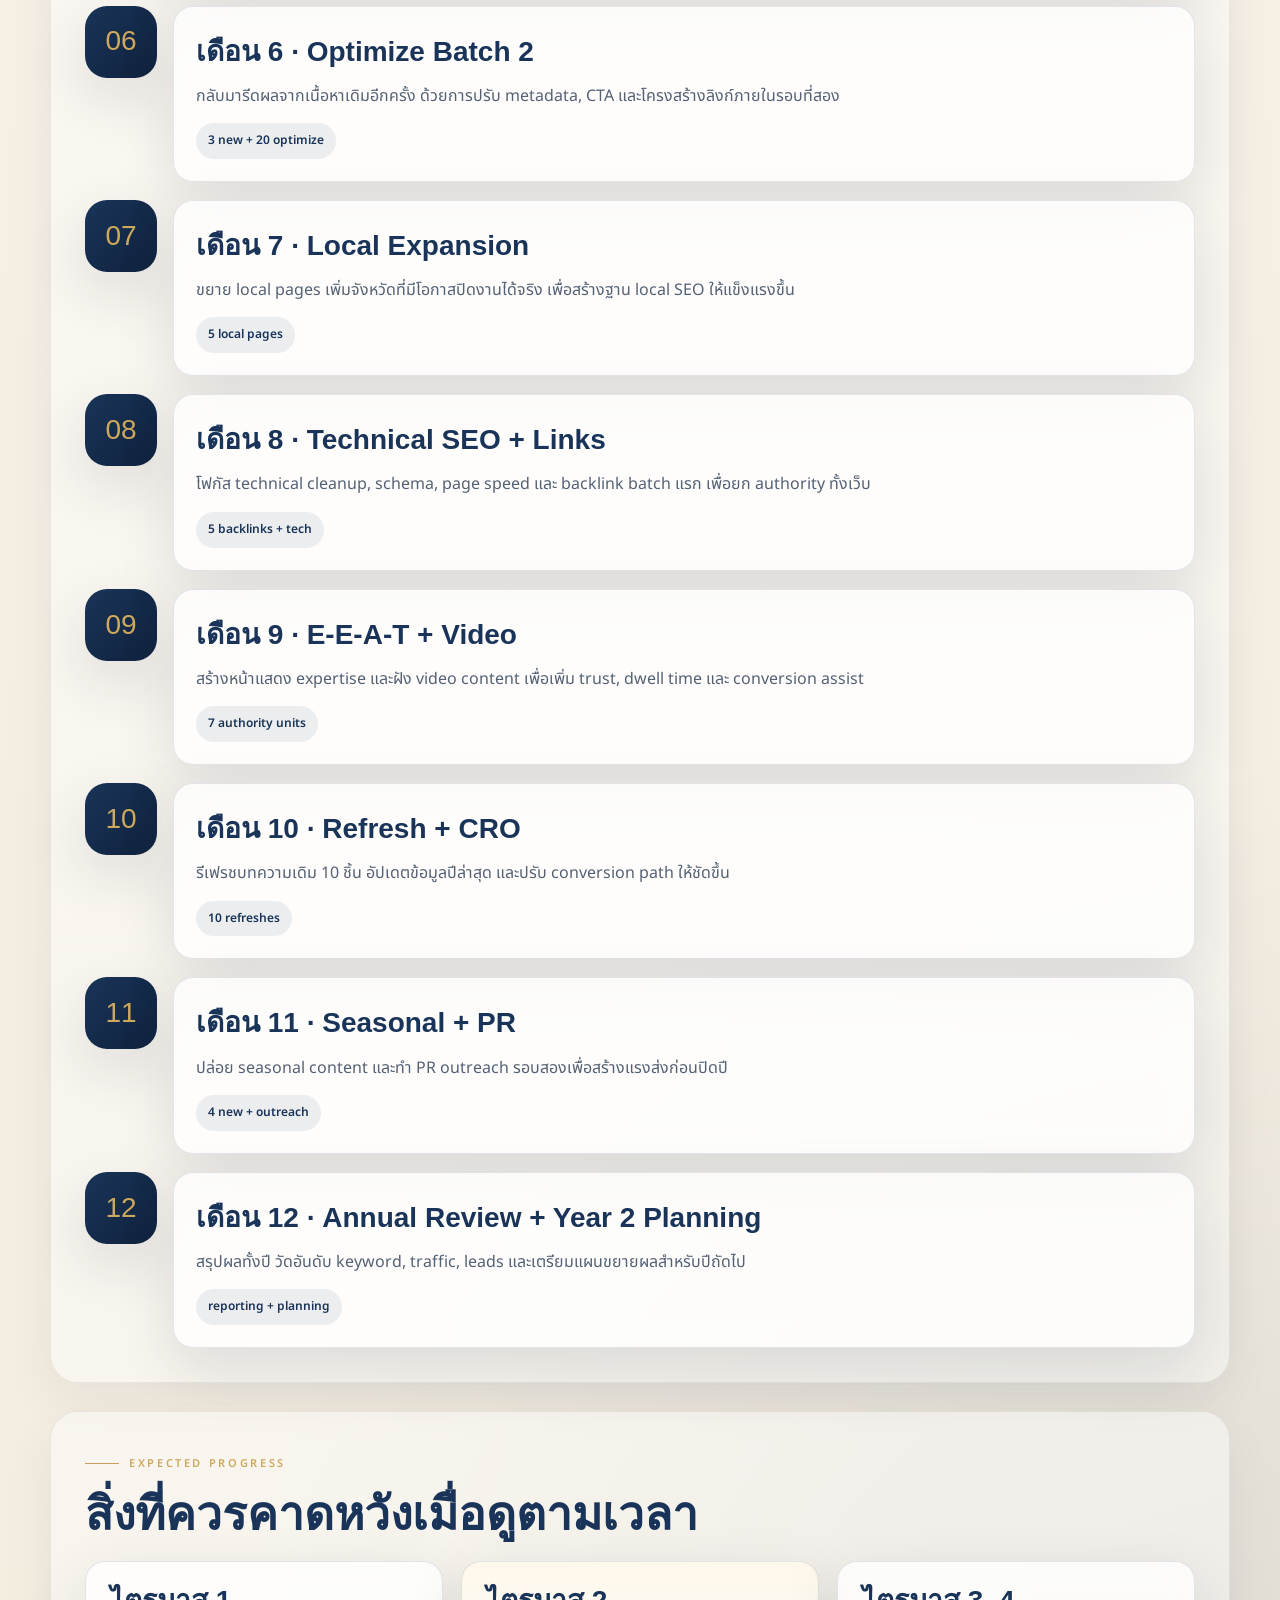
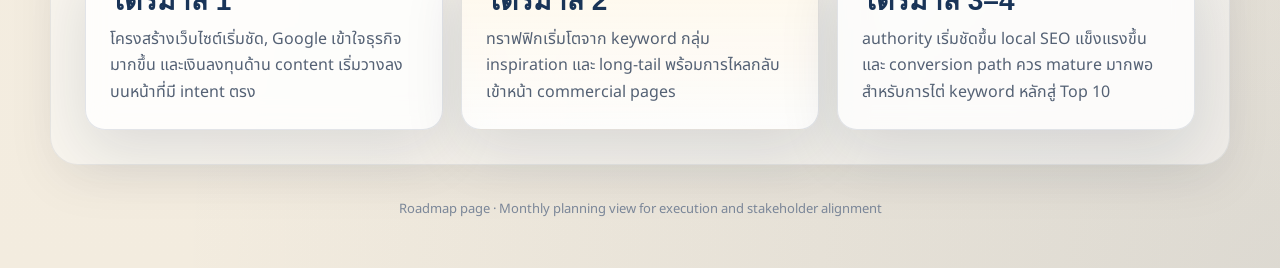
<file: roadmap.html>
<!DOCTYPE html>
<html lang="th">
<head>
  <meta charset="UTF-8">
  <meta name="viewport" content="width=device-width, initial-scale=1.0">
  <title>Roadmap — Grit Build SEO Masterplan</title>
  <meta name="description" content="แผนงาน SEO รายเดือน 12 เดือนของ Grit Build พร้อม focus รายเดือน content targets และ expected outcomes ในรูปแบบเว็บไซต์ static ที่อ่านง่าย">
  <link rel="preconnect" href="https://fonts.googleapis.com">
  <link rel="preconnect" href="https://fonts.gstatic.com" crossorigin>
  <link href="https://fonts.googleapis.com/css2?family=Noto+Sans+Thai:wght@300;400;500;600;700&display=swap" rel="stylesheet">
  <link rel="stylesheet" href="./assets/styles.css">
</head>
<body>
  <div class="site-shell">
    <header class="topbar">
      <a class="brand" href="./index.html">
        <span class="brand-mark">GB</span>
        <span>
          <strong>Grit Build</strong>
          <small>SEO Masterplan</small>
        </span>
      </a>
      <button class="nav-toggle" type="button" aria-expanded="false" aria-controls="site-nav">เมนู</button>
      <nav id="site-nav" class="site-nav">
        <a href="./index.html">Overview</a>
        <a href="./strategy.html">Strategy</a>
        <a href="./roadmap.html" class="active">Roadmap</a>
        <a href="./deliverables.html">Deliverables</a>
        <a href="./GritBuild_OnePager.html">Business Profile</a>
      </nav>
    </header>

    <main>
      <section class="page-hero slim">
        <span class="eyebrow">12-Month Roadmap</span>
        <h1>แผนรายเดือนที่ทำให้ทีมเห็นว่าแต่ละช่วงต้องโฟกัสอะไร และผลลัพธ์ควรค่อย ๆ มาอย่างไร</h1>
        <p class="lead">โครงสร้างนี้เหมาะกับการใช้เป็น working roadmap ระหว่างทีม SEO, content, developer และผู้บริหาร เพราะแยก focus ของแต่ละเดือนไว้ชัดเจนและมองภาพรวมง่าย</p>
      </section>

      <section class="section timeline-section">
        <div class="timeline">
          <article class="timeline-item">
            <div class="timeline-num">01</div>
            <div class="timeline-content">
              <h3>เดือน 1 · Home + Service Foundation</h3>
              <p>สร้างหรือปรับ Home Page และ Service Landing Page หลัก เพื่อให้เว็บไซต์เริ่มรองรับ keyword “รับสร้างบ้าน” และ conversion intent อย่างจริงจัง</p>
              <span class="timeline-tag">2 new pages</span>
            </div>
          </article>
          <article class="timeline-item">
            <div class="timeline-num">02</div>
            <div class="timeline-content">
              <h3>เดือน 2 · Pillar + Local Setup</h3>
              <p>ขยาย pillar pages และ local page ชุดแรก เพื่อให้ Google เห็น topical authority และพื้นที่ให้บริการชัดขึ้น</p>
              <span class="timeline-tag">3 new pages</span>
            </div>
          </article>
          <article class="timeline-item">
            <div class="timeline-num">03</div>
            <div class="timeline-content">
              <h3>เดือน 3 · Pricing + Optimize Batch 1</h3>
              <p>ทำ pricing cluster และ optimize บทความลำดับความสำคัญสูง โดยเพิ่ม internal links, CTA และ anchor text ให้ส่งพลังกลับ money pages</p>
              <span class="timeline-tag">4 new + 17 optimize</span>
            </div>
          </article>
          <article class="timeline-item">
            <div class="timeline-num">04</div>
            <div class="timeline-content">
              <h3>เดือน 4 · Pillar Expansion + Comparison</h3>
              <p>สร้างบทความเปรียบเทียบเพื่อจับคนที่อยู่ช่วงตัดสินใจ และขยาย pillar content เพิ่มความครอบคลุมของหัวข้อ</p>
              <span class="timeline-tag">5 new articles</span>
            </div>
          </article>
          <article class="timeline-item">
            <div class="timeline-num">05</div>
            <div class="timeline-content">
              <h3>เดือน 5 · Style + FAQ Cluster</h3>
              <p>ขยายหมวด inspiration และ FAQ สำหรับเก็บทั้ง long-tail traffic และการแสดงผลแบบ snippet</p>
              <span class="timeline-tag">9 new articles</span>
            </div>
          </article>
          <article class="timeline-item">
            <div class="timeline-num">06</div>
            <div class="timeline-content">
              <h3>เดือน 6 · Optimize Batch 2</h3>
              <p>กลับมารีดผลจากเนื้อหาเดิมอีกครั้ง ด้วยการปรับ metadata, CTA และโครงสร้างลิงก์ภายในรอบที่สอง</p>
              <span class="timeline-tag">3 new + 20 optimize</span>
            </div>
          </article>
          <article class="timeline-item">
            <div class="timeline-num">07</div>
            <div class="timeline-content">
              <h3>เดือน 7 · Local Expansion</h3>
              <p>ขยาย local pages เพิ่มจังหวัดที่มีโอกาสปิดงานได้จริง เพื่อสร้างฐาน local SEO ให้แข็งแรงขึ้น</p>
              <span class="timeline-tag">5 local pages</span>
            </div>
          </article>
          <article class="timeline-item">
            <div class="timeline-num">08</div>
            <div class="timeline-content">
              <h3>เดือน 8 · Technical SEO + Links</h3>
              <p>โฟกัส technical cleanup, schema, page speed และ backlink batch แรก เพื่อยก authority ทั้งเว็บ</p>
              <span class="timeline-tag">5 backlinks + tech</span>
            </div>
          </article>
          <article class="timeline-item">
            <div class="timeline-num">09</div>
            <div class="timeline-content">
              <h3>เดือน 9 · E-E-A-T + Video</h3>
              <p>สร้างหน้าแสดง expertise และฝัง video content เพื่อเพิ่ม trust, dwell time และ conversion assist</p>
              <span class="timeline-tag">7 authority units</span>
            </div>
          </article>
          <article class="timeline-item">
            <div class="timeline-num">10</div>
            <div class="timeline-content">
              <h3>เดือน 10 · Refresh + CRO</h3>
              <p>รีเฟรชบทความเดิม 10 ชิ้น อัปเดตข้อมูลปีล่าสุด และปรับ conversion path ให้ชัดขึ้น</p>
              <span class="timeline-tag">10 refreshes</span>
            </div>
          </article>
          <article class="timeline-item">
            <div class="timeline-num">11</div>
            <div class="timeline-content">
              <h3>เดือน 11 · Seasonal + PR</h3>
              <p>ปล่อย seasonal content และทำ PR outreach รอบสองเพื่อสร้างแรงส่งก่อนปิดปี</p>
              <span class="timeline-tag">4 new + outreach</span>
            </div>
          </article>
          <article class="timeline-item">
            <div class="timeline-num">12</div>
            <div class="timeline-content">
              <h3>เดือน 12 · Annual Review + Year 2 Planning</h3>
              <p>สรุปผลทั้งปี วัดอันดับ keyword, traffic, leads และเตรียมแผนขยายผลสำหรับปีถัดไป</p>
              <span class="timeline-tag">reporting + planning</span>
            </div>
          </article>
        </div>
      </section>

      <section class="section">
        <div class="section-heading">
          <span class="eyebrow">Expected Progress</span>
          <h2>สิ่งที่ควรคาดหวังเมื่อดูตามเวลา</h2>
        </div>
        <div class="grid three">
          <article class="info-card">
            <h3>ไตรมาส 1</h3>
            <p>โครงสร้างเว็บไซต์เริ่มชัด, Google เข้าใจธุรกิจมากขึ้น และเงินลงทุนด้าน content เริ่มวางลงบนหน้าที่มี intent ตรง</p>
          </article>
          <article class="info-card accent">
            <h3>ไตรมาส 2</h3>
            <p>ทราฟฟิกเริ่มโตจาก keyword กลุ่ม inspiration และ long-tail พร้อมการไหลกลับเข้าหน้า commercial pages</p>
          </article>
          <article class="info-card">
            <h3>ไตรมาส 3–4</h3>
            <p>authority เริ่มชัดขึ้น local SEO แข็งแรงขึ้น และ conversion path ควร mature มากพอสำหรับการไต่ keyword หลักสู่ Top 10</p>
          </article>
        </div>
      </section>
    </main>

    <footer class="footer">
      <p>Roadmap page · Monthly planning view for execution and stakeholder alignment</p>
    </footer>
  </div>
  <script src="./assets/app.js"></script>
</body>
</html>
</file>
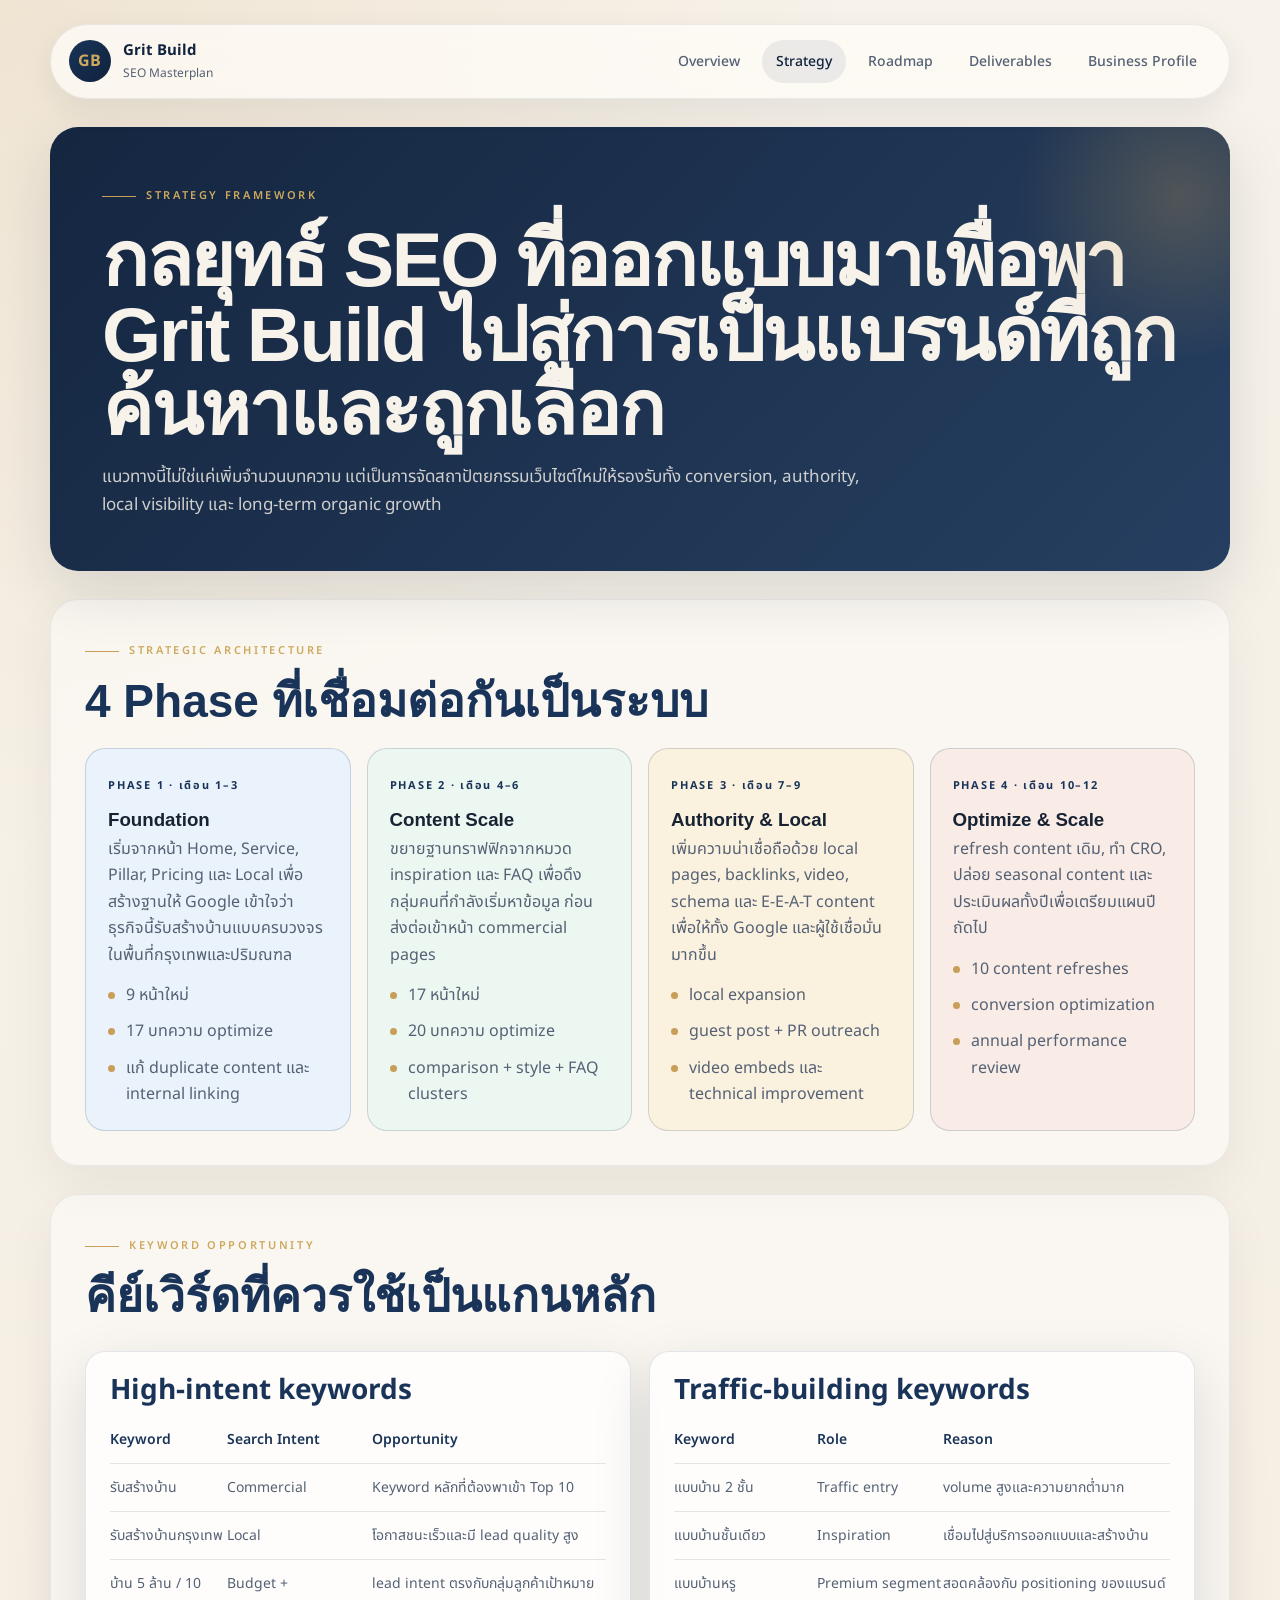
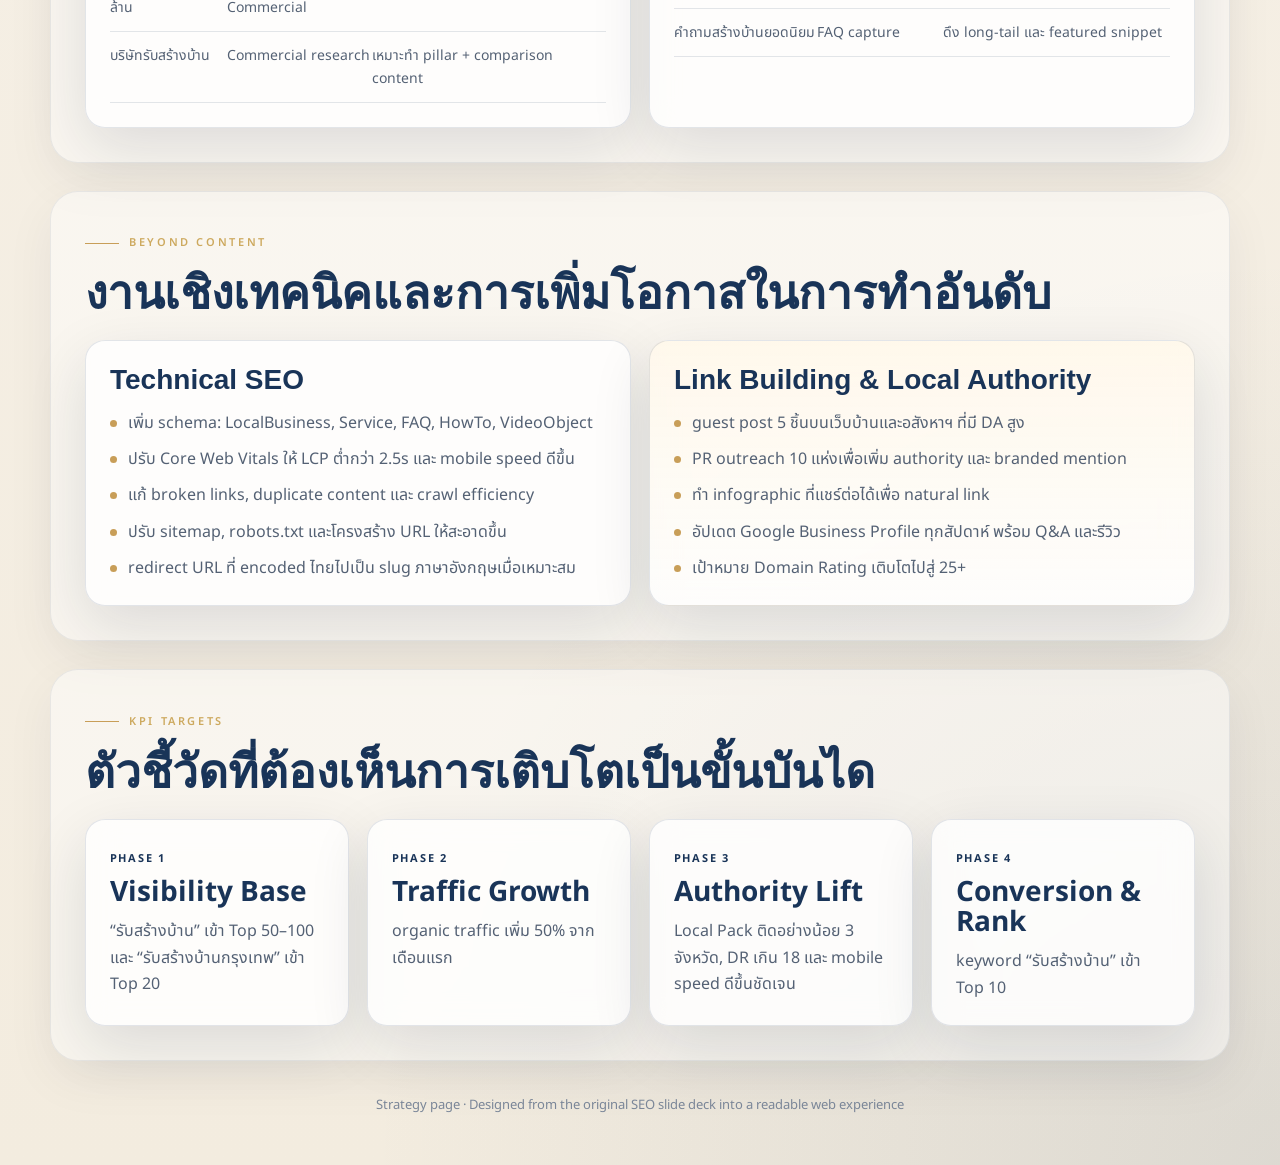
<file: strategy.html>
<!DOCTYPE html>
<html lang="th">
<head>
  <meta charset="UTF-8">
  <meta name="viewport" content="width=device-width, initial-scale=1.0">
  <title>Strategy — Grit Build SEO Masterplan</title>
  <meta name="description" content="หน้ากลยุทธ์ SEO ของ Grit Build สรุป framework 4 phase keyword opportunities technical SEO link building และ KPI เป้าหมายรายช่วง">
  <link rel="preconnect" href="https://fonts.googleapis.com">
  <link rel="preconnect" href="https://fonts.gstatic.com" crossorigin>
  <link href="https://fonts.googleapis.com/css2?family=Noto+Sans+Thai:wght@300;400;500;600;700&display=swap" rel="stylesheet">
  <link rel="stylesheet" href="./assets/styles.css">
</head>
<body>
  <div class="site-shell">
    <header class="topbar">
      <a class="brand" href="./index.html">
        <span class="brand-mark">GB</span>
        <span>
          <strong>Grit Build</strong>
          <small>SEO Masterplan</small>
        </span>
      </a>
      <button class="nav-toggle" type="button" aria-expanded="false" aria-controls="site-nav">เมนู</button>
      <nav id="site-nav" class="site-nav">
        <a href="./index.html">Overview</a>
        <a href="./strategy.html" class="active">Strategy</a>
        <a href="./roadmap.html">Roadmap</a>
        <a href="./deliverables.html">Deliverables</a>
        <a href="./GritBuild_OnePager.html">Business Profile</a>
      </nav>
    </header>

    <main>
      <section class="page-hero slim">
        <span class="eyebrow">Strategy Framework</span>
        <h1>กลยุทธ์ SEO ที่ออกแบบมาเพื่อพา Grit Build ไปสู่การเป็นแบรนด์ที่ถูกค้นหาและถูกเลือก</h1>
        <p class="lead">แนวทางนี้ไม่ใช่แค่เพิ่มจำนวนบทความ แต่เป็นการจัดสถาปัตยกรรมเว็บไซต์ใหม่ให้รองรับทั้ง conversion, authority, local visibility และ long-term organic growth</p>
      </section>

      <section class="section">
        <div class="section-heading">
          <span class="eyebrow">Strategic Architecture</span>
          <h2>4 Phase ที่เชื่อมต่อกันเป็นระบบ</h2>
        </div>
        <div class="phase-grid wide">
          <article class="phase-card phase-1">
            <span>Phase 1 · เดือน 1–3</span>
            <h3>Foundation</h3>
            <p>เริ่มจากหน้า Home, Service, Pillar, Pricing และ Local เพื่อสร้างฐานให้ Google เข้าใจว่าธุรกิจนี้รับสร้างบ้านแบบครบวงจรในพื้นที่กรุงเทพและปริมณฑล</p>
            <ul class="mini-list">
              <li>9 หน้าใหม่</li>
              <li>17 บทความ optimize</li>
              <li>แก้ duplicate content และ internal linking</li>
            </ul>
          </article>
          <article class="phase-card phase-2">
            <span>Phase 2 · เดือน 4–6</span>
            <h3>Content Scale</h3>
            <p>ขยายฐานทราฟฟิกจากหมวด inspiration และ FAQ เพื่อดึงกลุ่มคนที่กำลังเริ่มหาข้อมูล ก่อนส่งต่อเข้าหน้า commercial pages</p>
            <ul class="mini-list">
              <li>17 หน้าใหม่</li>
              <li>20 บทความ optimize</li>
              <li>comparison + style + FAQ clusters</li>
            </ul>
          </article>
          <article class="phase-card phase-3">
            <span>Phase 3 · เดือน 7–9</span>
            <h3>Authority & Local</h3>
            <p>เพิ่มความน่าเชื่อถือด้วย local pages, backlinks, video, schema และ E-E-A-T content เพื่อให้ทั้ง Google และผู้ใช้เชื่อมั่นมากขึ้น</p>
            <ul class="mini-list">
              <li>local expansion</li>
              <li>guest post + PR outreach</li>
              <li>video embeds และ technical improvement</li>
            </ul>
          </article>
          <article class="phase-card phase-4">
            <span>Phase 4 · เดือน 10–12</span>
            <h3>Optimize & Scale</h3>
            <p>refresh content เดิม, ทำ CRO, ปล่อย seasonal content และประเมินผลทั้งปีเพื่อเตรียมแผนปีถัดไป</p>
            <ul class="mini-list">
              <li>10 content refreshes</li>
              <li>conversion optimization</li>
              <li>annual performance review</li>
            </ul>
          </article>
        </div>
      </section>

      <section class="section">
        <div class="section-heading inline">
          <div>
            <span class="eyebrow">Keyword Opportunity</span>
            <h2>คีย์เวิร์ดที่ควรใช้เป็นแกนหลัก</h2>
          </div>
        </div>
        <div class="grid two">
          <article class="table-card">
            <h3>High-intent keywords</h3>
            <table>
              <thead>
                <tr>
                  <th>Keyword</th>
                  <th>Search Intent</th>
                  <th>Opportunity</th>
                </tr>
              </thead>
              <tbody>
                <tr>
                  <td>รับสร้างบ้าน</td>
                  <td>Commercial</td>
                  <td>Keyword หลักที่ต้องพาเข้า Top 10</td>
                </tr>
                <tr>
                  <td>รับสร้างบ้านกรุงเทพ</td>
                  <td>Local</td>
                  <td>โอกาสชนะเร็วและมี lead quality สูง</td>
                </tr>
                <tr>
                  <td>บ้าน 5 ล้าน / 10 ล้าน</td>
                  <td>Budget + Commercial</td>
                  <td>lead intent ตรงกับกลุ่มลูกค้าเป้าหมาย</td>
                </tr>
                <tr>
                  <td>บริษัทรับสร้างบ้าน</td>
                  <td>Commercial research</td>
                  <td>เหมาะทำ pillar + comparison content</td>
                </tr>
              </tbody>
            </table>
          </article>
          <article class="table-card">
            <h3>Traffic-building keywords</h3>
            <table>
              <thead>
                <tr>
                  <th>Keyword</th>
                  <th>Role</th>
                  <th>Reason</th>
                </tr>
              </thead>
              <tbody>
                <tr>
                  <td>แบบบ้าน 2 ชั้น</td>
                  <td>Traffic entry</td>
                  <td>volume สูงและความยากต่ำมาก</td>
                </tr>
                <tr>
                  <td>แบบบ้านชั้นเดียว</td>
                  <td>Inspiration</td>
                  <td>เชื่อมไปสู่บริการออกแบบและสร้างบ้าน</td>
                </tr>
                <tr>
                  <td>แบบบ้านหรู</td>
                  <td>Premium segment</td>
                  <td>สอดคล้องกับ positioning ของแบรนด์</td>
                </tr>
                <tr>
                  <td>คำถามสร้างบ้านยอดนิยม</td>
                  <td>FAQ capture</td>
                  <td>ดึง long-tail และ featured snippet</td>
                </tr>
              </tbody>
            </table>
          </article>
        </div>
      </section>

      <section class="section">
        <div class="section-heading">
          <span class="eyebrow">Beyond Content</span>
          <h2>งานเชิงเทคนิคและการเพิ่มโอกาสในการทำอันดับ</h2>
        </div>
        <div class="grid two">
          <article class="info-card">
            <h3>Technical SEO</h3>
            <ul class="list-clean">
              <li>เพิ่ม schema: LocalBusiness, Service, FAQ, HowTo, VideoObject</li>
              <li>ปรับ Core Web Vitals ให้ LCP ต่ำกว่า 2.5s และ mobile speed ดีขึ้น</li>
              <li>แก้ broken links, duplicate content และ crawl efficiency</li>
              <li>ปรับ sitemap, robots.txt และโครงสร้าง URL ให้สะอาดขึ้น</li>
              <li>redirect URL ที่ encoded ไทยไปเป็น slug ภาษาอังกฤษเมื่อเหมาะสม</li>
            </ul>
          </article>
          <article class="info-card accent">
            <h3>Link Building & Local Authority</h3>
            <ul class="list-clean">
              <li>guest post 5 ชิ้นบนเว็บบ้านและอสังหาฯ ที่มี DA สูง</li>
              <li>PR outreach 10 แห่งเพื่อเพิ่ม authority และ branded mention</li>
              <li>ทำ infographic ที่แชร์ต่อได้เพื่อ natural link</li>
              <li>อัปเดต Google Business Profile ทุกสัปดาห์ พร้อม Q&A และรีวิว</li>
              <li>เป้าหมาย Domain Rating เติบโตไปสู่ 25+</li>
            </ul>
          </article>
        </div>
      </section>

      <section class="section">
        <div class="section-heading">
          <span class="eyebrow">KPI Targets</span>
          <h2>ตัวชี้วัดที่ต้องเห็นการเติบโตเป็นขั้นบันได</h2>
        </div>
        <div class="grid four">
          <article class="kpi-card">
            <span>Phase 1</span>
            <h3>Visibility Base</h3>
            <p>“รับสร้างบ้าน” เข้า Top 50–100 และ “รับสร้างบ้านกรุงเทพ” เข้า Top 20</p>
          </article>
          <article class="kpi-card">
            <span>Phase 2</span>
            <h3>Traffic Growth</h3>
            <p>organic traffic เพิ่ม 50% จากเดือนแรก</p>
          </article>
          <article class="kpi-card">
            <span>Phase 3</span>
            <h3>Authority Lift</h3>
            <p>Local Pack ติดอย่างน้อย 3 จังหวัด, DR เกิน 18 และ mobile speed ดีขึ้นชัดเจน</p>
          </article>
          <article class="kpi-card">
            <span>Phase 4</span>
            <h3>Conversion & Rank</h3>
            <p>keyword “รับสร้างบ้าน” เข้า Top 10 </p>
          </article>
        </div>
      </section>
    </main>

    <footer class="footer">
      <p>Strategy page · Designed from the original SEO slide deck into a readable web experience</p>
    </footer>
  </div>
  <script src="./assets/app.js"></script>
</body>
</html>
</file>
<file: assets/styles.css>
:root {
  --bg: #f4efe6;
  --bg-accent: #ebe2d2;
  --surface: rgba(255, 255, 255, 0.78);
  --surface-strong: #fffdf9;
  --surface-dark: #10203a;
  --text: #172233;
  --text-soft: #546174;
  --text-inverse: #f7f2ea;
  --navy: #193458;
  --navy-deep: #10223d;
  --gold: #c89e58;
  --gold-soft: #cda95e;
  --line: rgba(25, 52, 88, 0.12);
  --line-strong: rgba(25, 52, 88, 0.18);
  --success: #e9f4ef;
  --shadow: 0 20px 60px rgba(16, 34, 61, 0.12);
  --radius-xl: 28px;
  --radius-lg: 20px;
  --radius-md: 16px;
  --radius-sm: 12px;
}

* {
  box-sizing: border-box;
  margin: 0;
  padding: 0;
}

html {
  scroll-behavior: smooth;
}

body {
  font-family: 'Noto Sans Thai', sans-serif;
  color: var(--text);
  background:
    radial-gradient(circle at top left, rgba(200, 158, 88, 0.16), transparent 28%),
    radial-gradient(circle at bottom right, rgba(25, 52, 88, 0.1), transparent 30%),
    linear-gradient(180deg, #f7f2ea 0%, #f3ecdf 100%);
  line-height: 1.65;
  -webkit-font-smoothing: antialiased;
}

img {
  max-width: 100%;
  display: block;
}

a {
  color: inherit;
}

.site-shell {
  width: min(1180px, calc(100% - 32px));
  margin: 0 auto;
  padding: 24px 0 48px;
}

.topbar {
  display: flex;
  align-items: center;
  justify-content: space-between;
  gap: 20px;
  margin-bottom: 28px;
  padding: 14px 18px;
  background: rgba(255, 253, 249, 0.72);
  border: 1px solid rgba(25, 52, 88, 0.08);
  border-radius: 999px;
  backdrop-filter: blur(16px);
  position: sticky;
  top: 14px;
  z-index: 20;
  box-shadow: 0 10px 30px rgba(16, 34, 61, 0.08);
}

.brand {
  display: inline-flex;
  align-items: center;
  gap: 12px;
  text-decoration: none;
  min-width: 0;
}

.brand strong {
  display: block;
  font-size: 15px;
  color: var(--navy-deep);
}

.brand small {
  display: block;
  font-size: 12px;
  color: var(--text-soft);
}

.brand-mark {
  width: 42px;
  height: 42px;
  display: inline-flex;
  align-items: center;
  justify-content: center;
  border-radius: 50%;
  background: linear-gradient(135deg, var(--navy) 0%, var(--navy-deep) 100%);
  color: var(--gold-soft);
  font-weight: 700;
  letter-spacing: 0.06em;
  flex-shrink: 0;
}

.site-nav {
  display: flex;
  align-items: center;
  gap: 8px;
  flex-wrap: wrap;
}

.site-nav a {
  text-decoration: none;
  padding: 10px 14px;
  border-radius: 999px;
  color: var(--text-soft);
  font-size: 14px;
  font-weight: 500;
  transition: 0.2s ease;
}

.site-nav a:hover,
.site-nav a.active {
  color: var(--navy-deep);
  background: rgba(25, 52, 88, 0.08);
}

.nav-toggle {
  display: none;
  border: 0;
  background: var(--navy-deep);
  color: var(--text-inverse);
  border-radius: 999px;
  padding: 10px 14px;
  font-family: inherit;
  cursor: pointer;
}

.hero,
.page-hero {
  display: grid;
  grid-template-columns: 1.2fr 0.8fr;
  gap: 28px;
  padding: 52px;
  border-radius: var(--radius-xl);
  background: linear-gradient(135deg, rgba(16, 34, 61, 0.98) 0%, rgba(25, 52, 88, 0.94) 100%);
  color: var(--text-inverse);
  position: relative;
  overflow: hidden;
  box-shadow: var(--shadow);
}

.page-hero.slim {
  display: block;
}

.hero::before,
.page-hero::before {
  content: '';
  position: absolute;
  right: -120px;
  top: -100px;
  width: 340px;
  height: 340px;
  border-radius: 50%;
  background: radial-gradient(circle, rgba(200, 158, 88, 0.28), transparent 68%);
  pointer-events: none;
}

.hero h1,
.page-hero h1,
.section-heading h2,
.info-card h3,
.phase-card h3,
.timeline-content h3,
.summary-card p strong {
  font-family: 'Kanit', sans-serif;
}

.hero h1,
.page-hero h1 {
  font-size: clamp(38px, 6vw, 76px);
  line-height: 0.98;
  margin-bottom: 16px;
  letter-spacing: -0.03em;
}

.hero h1 span {
  color: var(--gold-soft);
  font-style: italic;
}

.lead {
  font-size: 17px;
  max-width: 760px;
  color: rgba(247, 242, 234, 0.82);
}

.eyebrow {
  display: inline-flex;
  align-items: center;
  gap: 10px;
  font-size: 11px;
  font-weight: 600;
  color: var(--gold-soft);
  text-transform: uppercase;
  letter-spacing: 0.24em;
  margin-bottom: 18px;
}

.eyebrow::before {
  content: '';
  width: 34px;
  height: 1px;
  background: var(--gold);
}

.hero-actions {
  display: flex;
  gap: 12px;
  flex-wrap: wrap;
  margin-top: 28px;
}

.btn {
  display: inline-flex;
  align-items: center;
  justify-content: center;
  min-height: 48px;
  padding: 0 20px;
  border-radius: 999px;
  text-decoration: none;
  font-weight: 600;
  transition: transform 0.2s ease, opacity 0.2s ease, background 0.2s ease;
}

.btn:hover {
  transform: translateY(-2px);
}

.btn-primary {
  background: var(--gold);
  color: #1d160c;
}

.btn-secondary {
  background: rgba(255, 255, 255, 0.08);
  color: var(--text-inverse);
  border: 1px solid rgba(255, 255, 255, 0.14);
}

.glass-card,
.info-card,
.table-card,
.nav-card,
.summary-card,
.kpi-card,
.metric-card,
.timeline-content {
  background: var(--surface);
  border: 1px solid var(--line);
  border-radius: var(--radius-lg);
  box-shadow: var(--shadow);
  backdrop-filter: blur(14px);
}

.hero-panel {
  padding: 24px;
  align-self: end;
}

.panel-kicker {
  font-size: 12px;
  text-transform: uppercase;
  letter-spacing: 0.16em;
  color: var(--gold-soft);
  margin-bottom: 12px;
}

.section {
  margin-top: 28px;
  padding: 34px;
  background: rgba(255, 255, 255, 0.46);
  border: 1px solid rgba(25, 52, 88, 0.08);
  border-radius: var(--radius-xl);
  box-shadow: 0 18px 50px rgba(16, 34, 61, 0.06);
}

.section-heading {
  margin-bottom: 22px;
}

.section-heading.inline {
  display: flex;
  justify-content: space-between;
  gap: 18px;
  align-items: end;
}

.section-heading h2 {
  font-size: clamp(30px, 4vw, 46px);
  color: var(--navy);
  line-height: 1.04;
  margin-bottom: 8px;
}

.section-heading p,
.info-card p,
.nav-card p,
.timeline-content p,
.kpi-card p,
.summary-card p,
.table-card td,
.table-card th,
.list-clean li,
.mini-list li {
  color: var(--text-soft);
}

.text-link {
  text-decoration: none;
  color: var(--navy);
  font-weight: 600;
}

.grid {
  display: grid;
  gap: 18px;
}

.grid.two {
  grid-template-columns: repeat(2, minmax(0, 1fr));
}

.grid.three {
  grid-template-columns: repeat(3, minmax(0, 1fr));
}

.grid.four {
  grid-template-columns: repeat(4, minmax(0, 1fr));
}

.metric-grid {
  display: grid;
  grid-template-columns: repeat(4, minmax(0, 1fr));
  gap: 14px;
}

.metric-grid.compact {
  grid-template-columns: repeat(2, minmax(0, 1fr));
}

.metric-card {
  padding: 20px;
}

.metric-card.light {
  background: var(--surface-strong);
}

.metric-card strong {
  display: block;
  font-size: 34px;
  color: var(--navy-deep);
  margin-bottom: 6px;
}

.metric-card span {
  display: block;
  font-size: 13px;
  color: var(--text-soft);
}

.info-card,
.table-card,
.nav-card,
.summary-card,
.kpi-card {
  padding: 24px;
}

.info-card.accent,
.nav-card.muted,
.kpi-card.alt {
  background: linear-gradient(180deg, rgba(255, 248, 235, 0.92) 0%, rgba(255, 255, 255, 0.82) 100%);
}

.info-card h3,
.table-card h3,
.nav-card h3,
.kpi-card h3 {
  font-size: 28px;
  color: var(--navy);
  margin-bottom: 10px;
  line-height: 1.08;
}

.list-clean,
.mini-list {
  list-style: none;
  display: grid;
  gap: 10px;
  margin-top: 14px;
}

.list-clean li,
.mini-list li {
  position: relative;
  padding-left: 18px;
}

.list-clean li::before,
.mini-list li::before {
  content: '';
  width: 7px;
  height: 7px;
  border-radius: 50%;
  background: var(--gold);
  position: absolute;
  left: 0;
  top: 10px;
}

.phase-grid {
  display: grid;
  grid-template-columns: repeat(4, minmax(0, 1fr));
  gap: 16px;
}

.phase-grid.wide .phase-card {
  min-height: 100%;
}

.phase-card {
  padding: 22px;
  border-radius: var(--radius-lg);
  color: var(--text);
  border: 1px solid var(--line-strong);
}

.phase-card span,
.kpi-card span {
  display: inline-block;
  font-size: 11px;
  font-weight: 700;
  text-transform: uppercase;
  letter-spacing: 0.16em;
  margin-bottom: 10px;
  color: var(--navy);
}

.phase-card p,
.phase-card strong {
  color: var(--text-soft);
}

.phase-card strong {
  display: block;
  margin-top: 14px;
  font-size: 14px;
}

.phase-1 { background: #eaf2fb; }
.phase-2 { background: #edf7f1; }
.phase-3 { background: #fbf1df; }
.phase-4 { background: #f9ece6; }

.nav-card a {
  display: inline-flex;
  margin-top: 14px;
  text-decoration: none;
  color: var(--navy);
  font-weight: 600;
}

.badge-inline {
  display: inline-flex;
  margin-top: 16px;
  padding: 8px 12px;
  border-radius: 999px;
  background: rgba(25, 52, 88, 0.08);
  color: var(--navy);
  font-size: 12px;
  font-weight: 600;
}

.table-card table {
  width: 100%;
  border-collapse: collapse;
  margin-top: 10px;
}

.table-card th,
.table-card td {
  text-align: left;
  padding: 12px 0;
  border-bottom: 1px solid var(--line);
  vertical-align: top;
  font-size: 14px;
}

.table-card th {
  color: var(--navy);
  font-weight: 600;
}

.timeline {
  display: grid;
  gap: 18px;
}

.timeline-item {
  display: grid;
  grid-template-columns: 72px 1fr;
  gap: 16px;
  align-items: start;
}

.timeline-num {
  width: 72px;
  height: 72px;
  border-radius: 22px;
  background: linear-gradient(135deg, var(--navy) 0%, var(--navy-deep) 100%);
  color: var(--gold-soft);
  display: flex;
  align-items: center;
  justify-content: center;
  font-family: 'Kanit', sans-serif;
  font-size: 28px;
  box-shadow: var(--shadow);
}

.timeline-content {
  padding: 22px;
}

.timeline-content h3 {
  font-size: 28px;
  color: var(--navy);
  margin-bottom: 8px;
}

.timeline-tag {
  display: inline-flex;
  margin-top: 14px;
  padding: 8px 12px;
  border-radius: 999px;
  background: rgba(25, 52, 88, 0.08);
  color: var(--navy);
  font-size: 12px;
  font-weight: 600;
}

.summary-card p {
  font-size: 18px;
  color: var(--text);
}

.footer {
  margin-top: 24px;
  text-align: center;
  color: #7a8698;
  font-size: 13px;
  padding: 10px 0 0;
}

@media (max-width: 1080px) {
  .hero,
  .page-hero,
  .grid.two,
  .grid.three,
  .grid.four,
  .phase-grid,
  .metric-grid,
  .metric-grid.compact {
    grid-template-columns: 1fr 1fr;
  }

  .hero {
    grid-template-columns: 1fr;
  }
}

@media (max-width: 820px) {
  .site-shell {
    width: min(100% - 20px, 1180px);
  }

  .topbar {
    border-radius: 28px;
    align-items: flex-start;
    flex-wrap: wrap;
  }

  .nav-toggle {
    display: inline-flex;
    margin-left: auto;
  }

  .site-nav {
    display: none;
    width: 100%;
    flex-direction: column;
    align-items: stretch;
    padding-top: 8px;
  }

  .site-nav.open {
    display: flex;
  }

  .site-nav a {
    width: 100%;
    text-align: left;
  }

  .hero,
  .page-hero,
  .section {
    padding: 28px 22px;
  }

  .grid.two,
  .grid.three,
  .grid.four,
  .phase-grid,
  .metric-grid,
  .metric-grid.compact,
  .timeline-item {
    grid-template-columns: 1fr;
  }

  .timeline-item {
    gap: 12px;
  }

  .timeline-num {
    width: 56px;
    height: 56px;
    border-radius: 16px;
    font-size: 22px;
  }

  .section-heading.inline {
    flex-direction: column;
    align-items: start;
  }
}

@media (max-width: 560px) {
  .hero h1,
  .page-hero h1 {
    font-size: 34px;
  }

  .section-heading h2,
  .info-card h3,
  .table-card h3,
  .nav-card h3,
  .kpi-card h3,
  .timeline-content h3 {
    font-size: 24px;
  }

  .lead,
  .summary-card p {
    font-size: 15px;
  }
}
</file>
